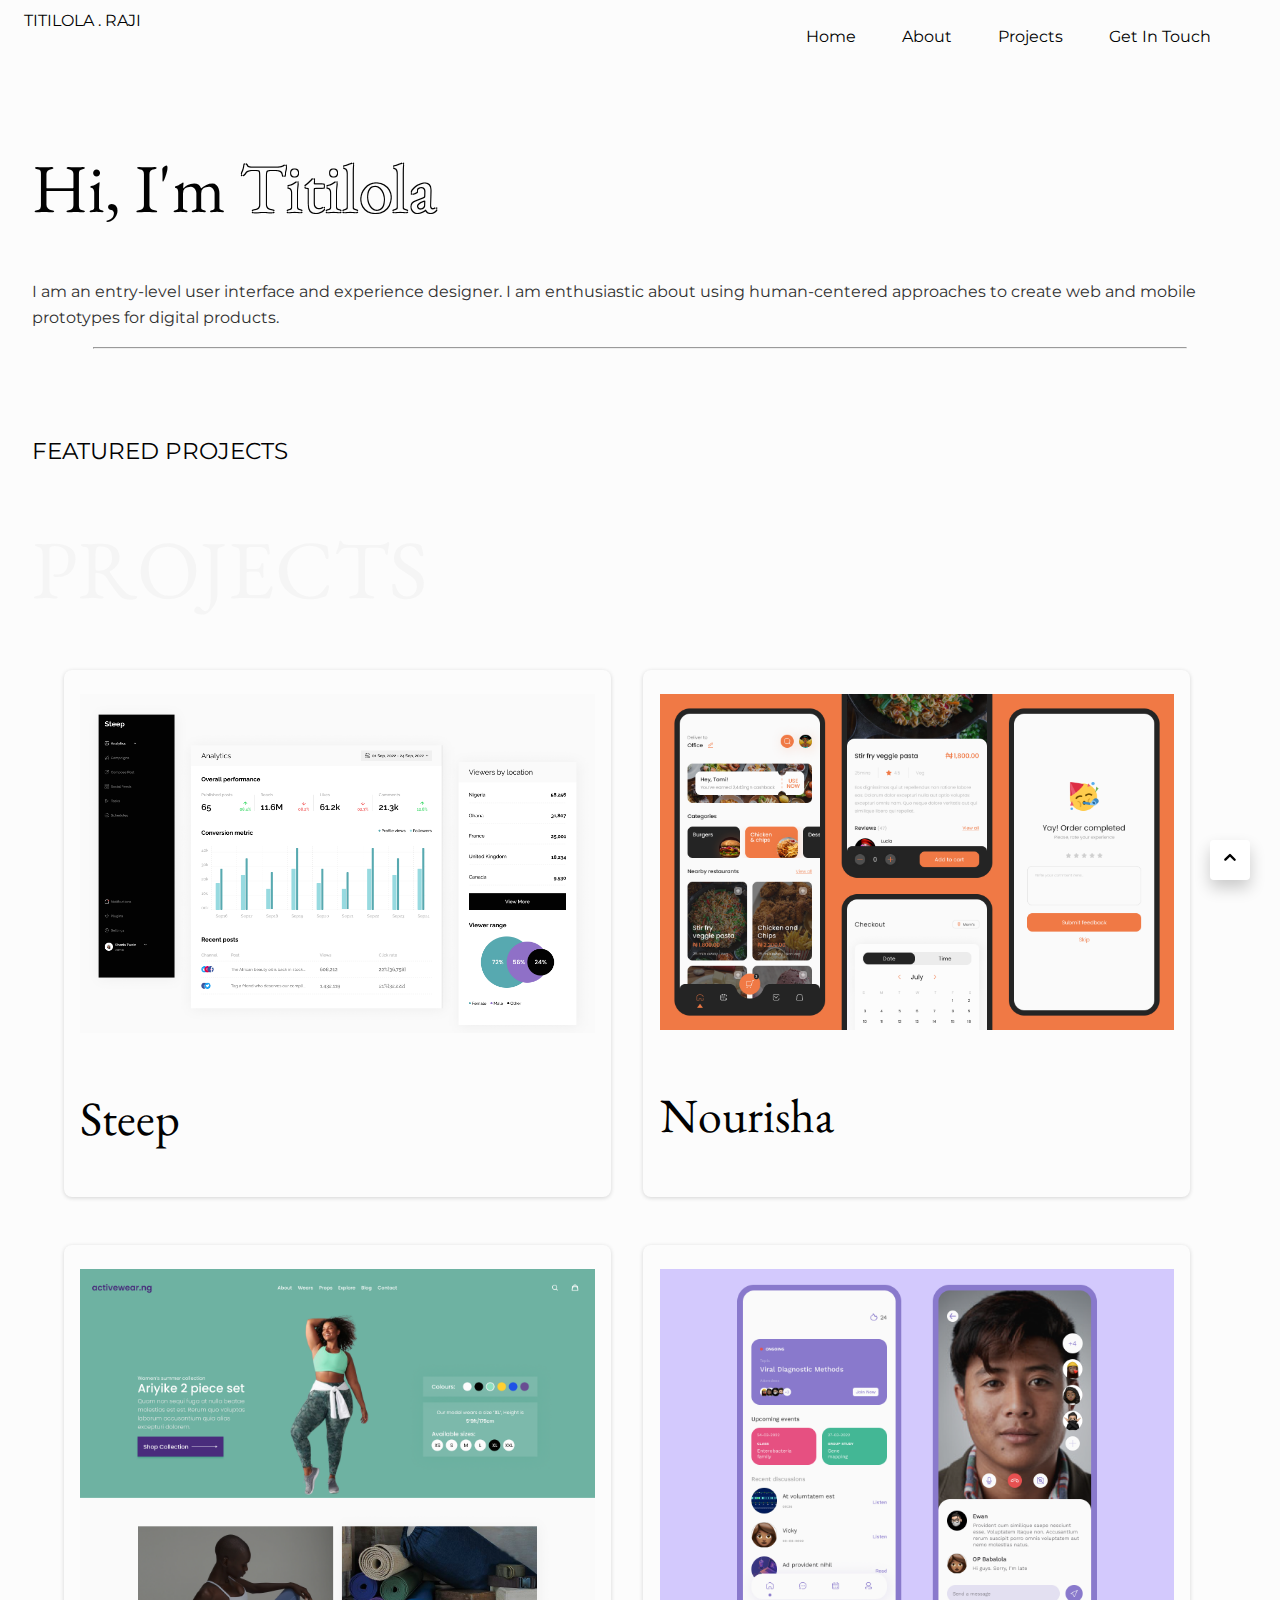
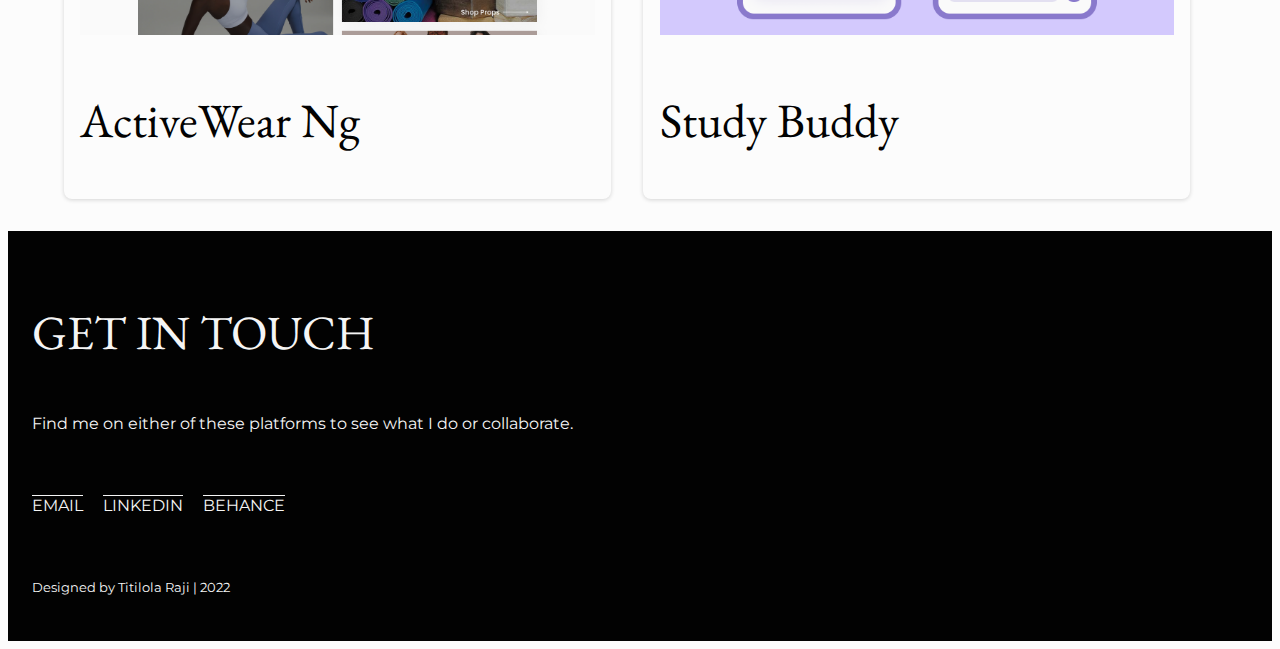
<file: index.html>
<!DOCTYPE html>
<html lang="en">
    <head>
        <meta charset="UTF-8">
        <meta name="viewport" content="width=device-width, initial-scale=1">
        <title>Homepage</title>
        <link rel="stylesheet" href="https://cdnjs.cloudflare.com/ajax/libs/font-awesome/4.7.0/css/font-awesome.min.css">
        <link href="https://fonts.googleapis.com/css2?family=EB+Garamond&display=swap" rel="stylesheet">
        <link href="https://fonts.googleapis.com/css2?family=Montserrat&display=swap" rel="stylesheet">
<link rel="stylesheet" href="style.css">
    </head>
      <body>
        <div class="gridcon">
            <div class="header">
              <nav>
                <div class="logo">TITILOLA . RAJI</div>
                <label for="btn" class="icon">
                    <span class="fa fa-bars"></span>
                </label>
                <input type="checkbox" id="btn">
                <ul>
                    <li><a href="index.html">Home</a></li>
                    <li><a href="about.html">About</a></li>
                    <li>
                        <label for="btn-1" class="show">Projects +</label>
                        <a href="">Projects</a>
                        <input type="checkbox" id="btn-1">
        
                        <ul>
                            <li><a href="steep.html" id="current">Steep</a></li>
                            <li><a href="nourisha.html">Nourisha</a></li>
                            <li><a href="activewearng.html">ActiveWear Ng</a></li>
                            <li><a href="studybuddy.html">Study Buddy</a></li>
                        </ul>
                    </li>
                    <li><a href="#contact">Get In Touch</a></li>
                </ul>
              </nav>  
            </div>

<button onclick="window.location.href='#top';"><img src="images/up-chevron.svg" alt="back to top icon"></button>

            <div class="title">
                <section>
                    <h1 class="easeOut"> Hi, I&apos;m <a href="about.html">Titilola</a></h1>
                        <p>I am an entry-level user interface and experience designer. I am enthusiastic about using human-centered approaches to create web and mobile prototypes for digital products.
                         </p>
                         <hr>
            </section>
            </div>

            <div class="main">
                <section>
                    <h6>FEATURED PROJECTS</h6>
                        <h1 class="maxi">PROJECTS</h1>

                       <div class="projectgrid">
                                <div class="steep">
                                    <img src="images/steep-display-dashboard.png" alt="project banner">
                                       <h3><a href="steep.html" target="_blank">Steep</a></h3>
                                </div>
                                <div class="nourisha">
                                    <img src="images/nourisha-project-banner.png" alt="project banner">
                                       <h3><a href="nourisha.html" target="_blank">Nourisha</a></h3>
                                </div>
                              </div>

                              <div class="projectgrid2">
                                <div class="steep">
                                    <img src="images/index-project-banner-activewear.png" alt="project banner">
                                       <h3><a href="activewearng.html" target="_blank">ActiveWear Ng</a></h3>
                                </div>
                                <div class="nourisha">
                                    <img src="images/index-project-study-buddy.png" alt="project banner">
                                       <h3><a href="studybuddy.html" target="_blank">Study Buddy</a></h3>
                                </div>
                              </div>
                    </section>
            </div>

            <div class="footer">
                <footer id="contact">
                    <h3>GET IN TOUCH</h3>
                        <p>Find me on either of these platforms to see what I do or collaborate.</p>
                        <div class="contact-info">
                        <a href="mailto:titiniolaraji@gmail.com">EMAIL</a>
                        <a href="https://www.linkedin.com/in/titilola-raji-a7628b23a/" target="_blank">LINKEDIN</a>
                        <a href="https://www.behance.net/titilolaraji1">BEHANCE</a>
                        </div>
                        <p><small>Designed by Titilola Raji | 2022</small></p>
            </footer>
            </div>
        </div>
      </body>
      </html>
</file>
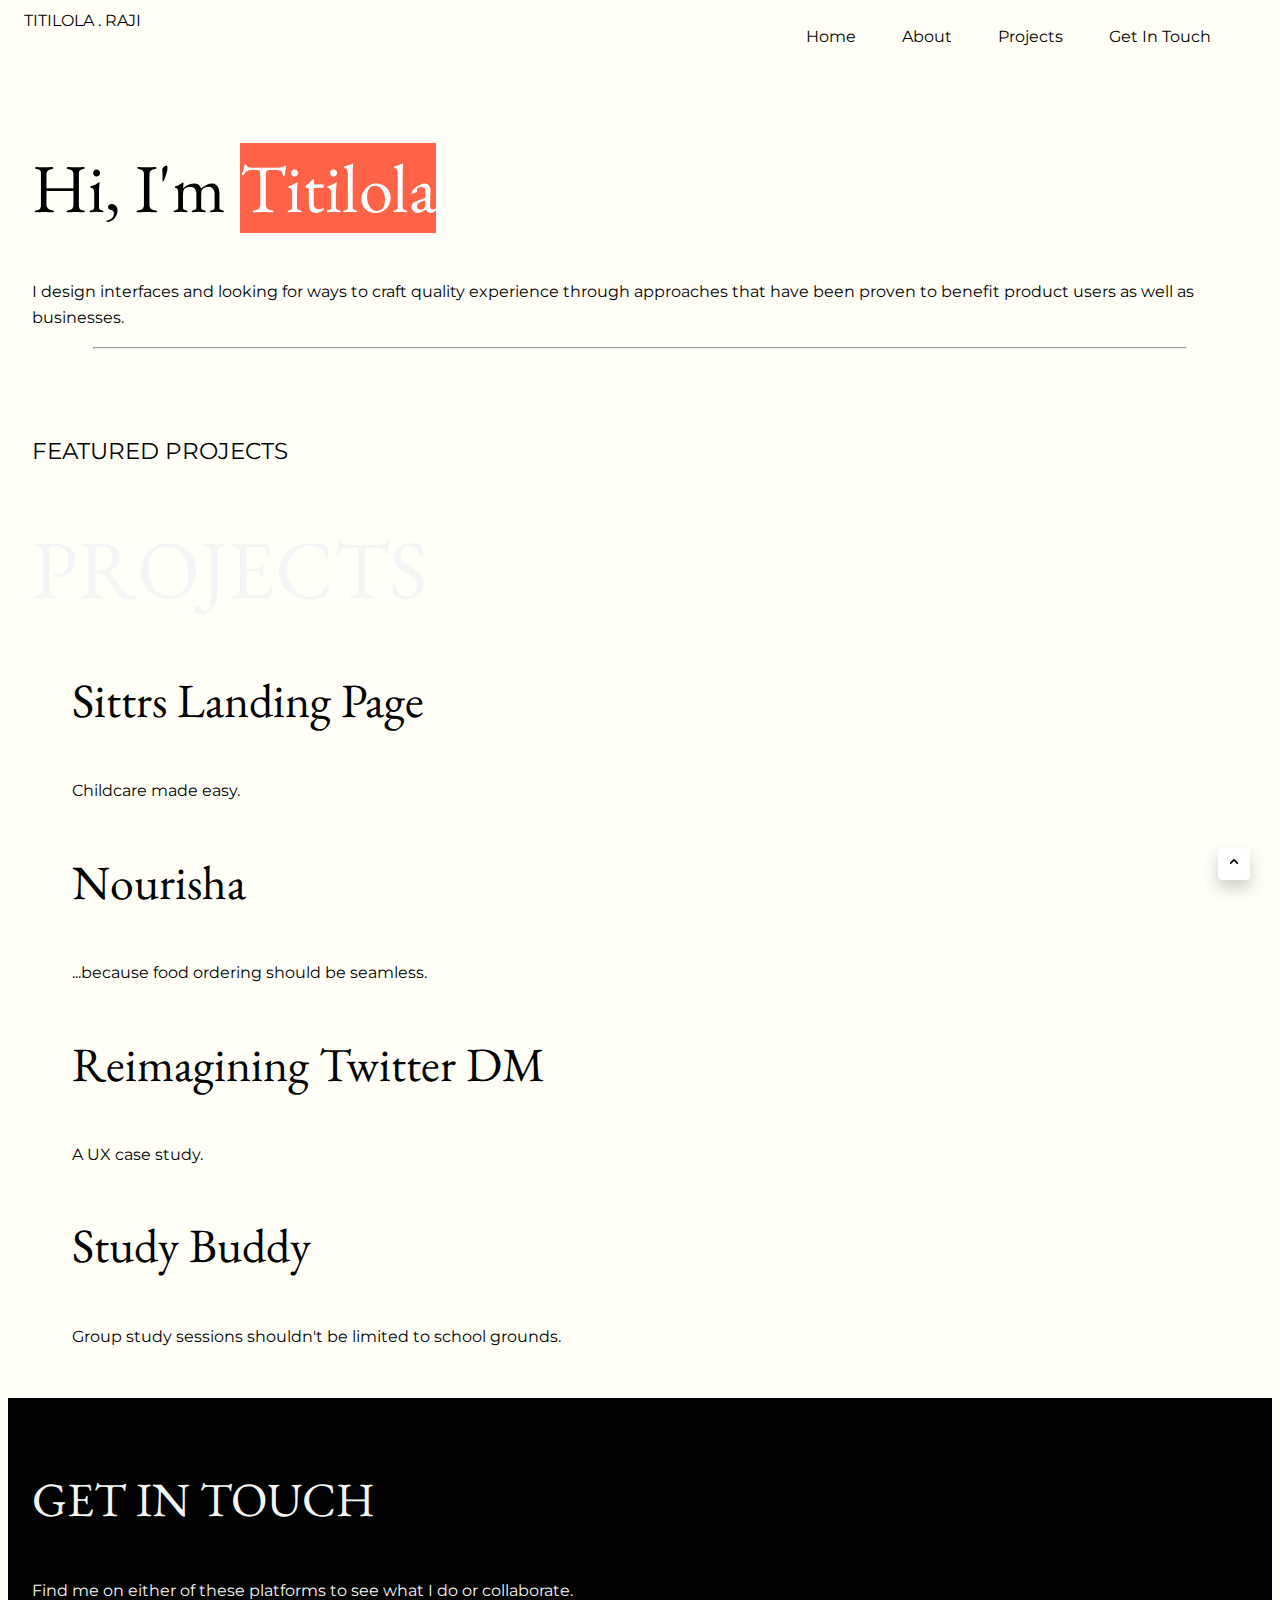
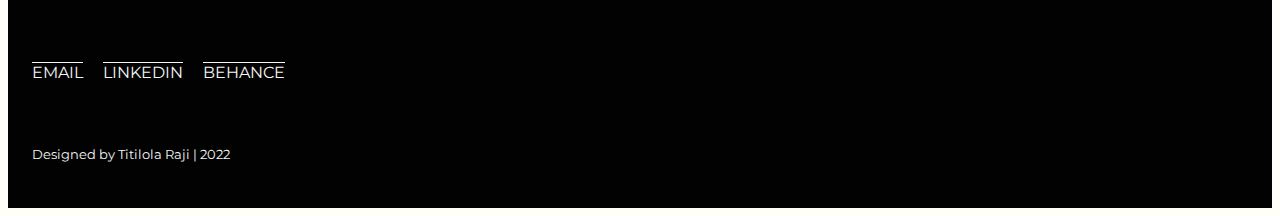
<file: GitHub/index.html>
<!DOCTYPE html>
<html lang="en">
    <head>
        <meta charset="UTF-8">
        <meta name="viewport" content="width=device-width, initial-scale=1.0">
        <title>Homepage</title>
        <link rel="stylesheet" href="style.css">
        <link href="https://fonts.googleapis.com/css2?family=EB+Garamond&display=swap" rel="stylesheet">
        <link href="https://fonts.googleapis.com/css2?family=Montserrat&display=swap" rel="stylesheet">
        <link rel="stylesheet" href="https://cdnjs.cloudflare.com/ajax/libs/font-awesome/4.7.0/css/font-awesome.min.css">
    </head>
    
    <body>
        <div class="gridcon">
            <div class="header">
                <nav>
                    <div class="logo">TITILOLA . RAJI</div>
                    <label for="btn" class="icon">
                        <span class="fa fa-bars"></span>
                    </label>
                    <input type="checkbox" id="btn">
                    <ul>
                        <li><a href="index.html">Home</a></li>
                        <li><a href="about.html">About</a></li>
                        <li>
                            <label for="btn-1" class="show">Projects +</label>
                            <a href="">Projects</a>
                            <input type="checkbox" id="btn-1">
            
                            <ul>
                                <li><a href="sittrs.html">Sittrs</a></li>
                                <li><a href="nourisha.html">Nourisha</a></li>
                                <li><a href="twitter-dm-re-design.html">Reimagining...</a></li>
                                <li><a href="studybuddy.html">Study Buddy</a></li>
                            </ul>
                        </li>
                        <li><a href="#contact">Get In Touch</a></li>
                    </ul>
                  </nav>  
            </div>
            
            <button onclick="window.location.href='#top';"><img src="images/up-chevron.svg" alt="back to top icon"></button>

            <div class="section">
                <section>
                        <h1 class="easeOut"> Hi, I&apos;m <a href="about.html">Titilola</a></h1>
                            <p>I design interfaces and looking for ways to craft quality experience through approaches that have been proven to benefit product users as well as businesses.
                             </p>
                             <hr>
                </section>
            </div>

            <div class="section2">

<!-- Featured projects -->

                <section>
                       <h6>FEATURED PROJECTS</h6>
                           <h1 class="maxi">PROJECTS</h1>

                                 <ul>
                                     <li>
                                        <h3><a href="sittrs.html" target="_blank">Sittrs Landing Page</a></h3>
                                            <p>Childcare made easy.</p>
                                     </li>

                                     <li>
                                        <h3><a href="nourisha.html" target="_blank">Nourisha</a></h3>
                                            <p>...because food ordering should be seamless.</p>
                                     </li>

                                     <li>
                                        <h3><a href="twitter-dm-re-design.html" target="_blank">Reimagining Twitter DM</a></h3>
                                            <p>A UX case study.</p>
                                     </li> 
                                     
                                     <li>
                                        <h3><a href="studybuddy.html" target="_blank">Study Buddy</a></h3>
                                        <p>Group study sessions shouldn't be limited to school grounds.</p>
                                     </li>
                                 </ul>
                </section>
           </div>

           <!-- Contact information-->

           <div class="footer">
               <footer id="contact">
                       <h3>GET IN TOUCH</h3>
                       <p>Find me on either of these platforms to see what I do or collaborate.</p>
                           <div class="contact-info">
                           <a href="mailto:titiniolaraji@gmail.com">EMAIL</a>
                           <a href="https://www.linkedin.com/in/titilola-raji-a7628b23a/" target="_blank">LINKEDIN</a>
                           <a href="https://www.behance.net/titilolaraji1">BEHANCE</a>
                           </div>
                           <p><small>Designed by Titilola Raji | 2022</small></p>
               </footer>
           </div>

        </div>
    </body>
</html>
</file>
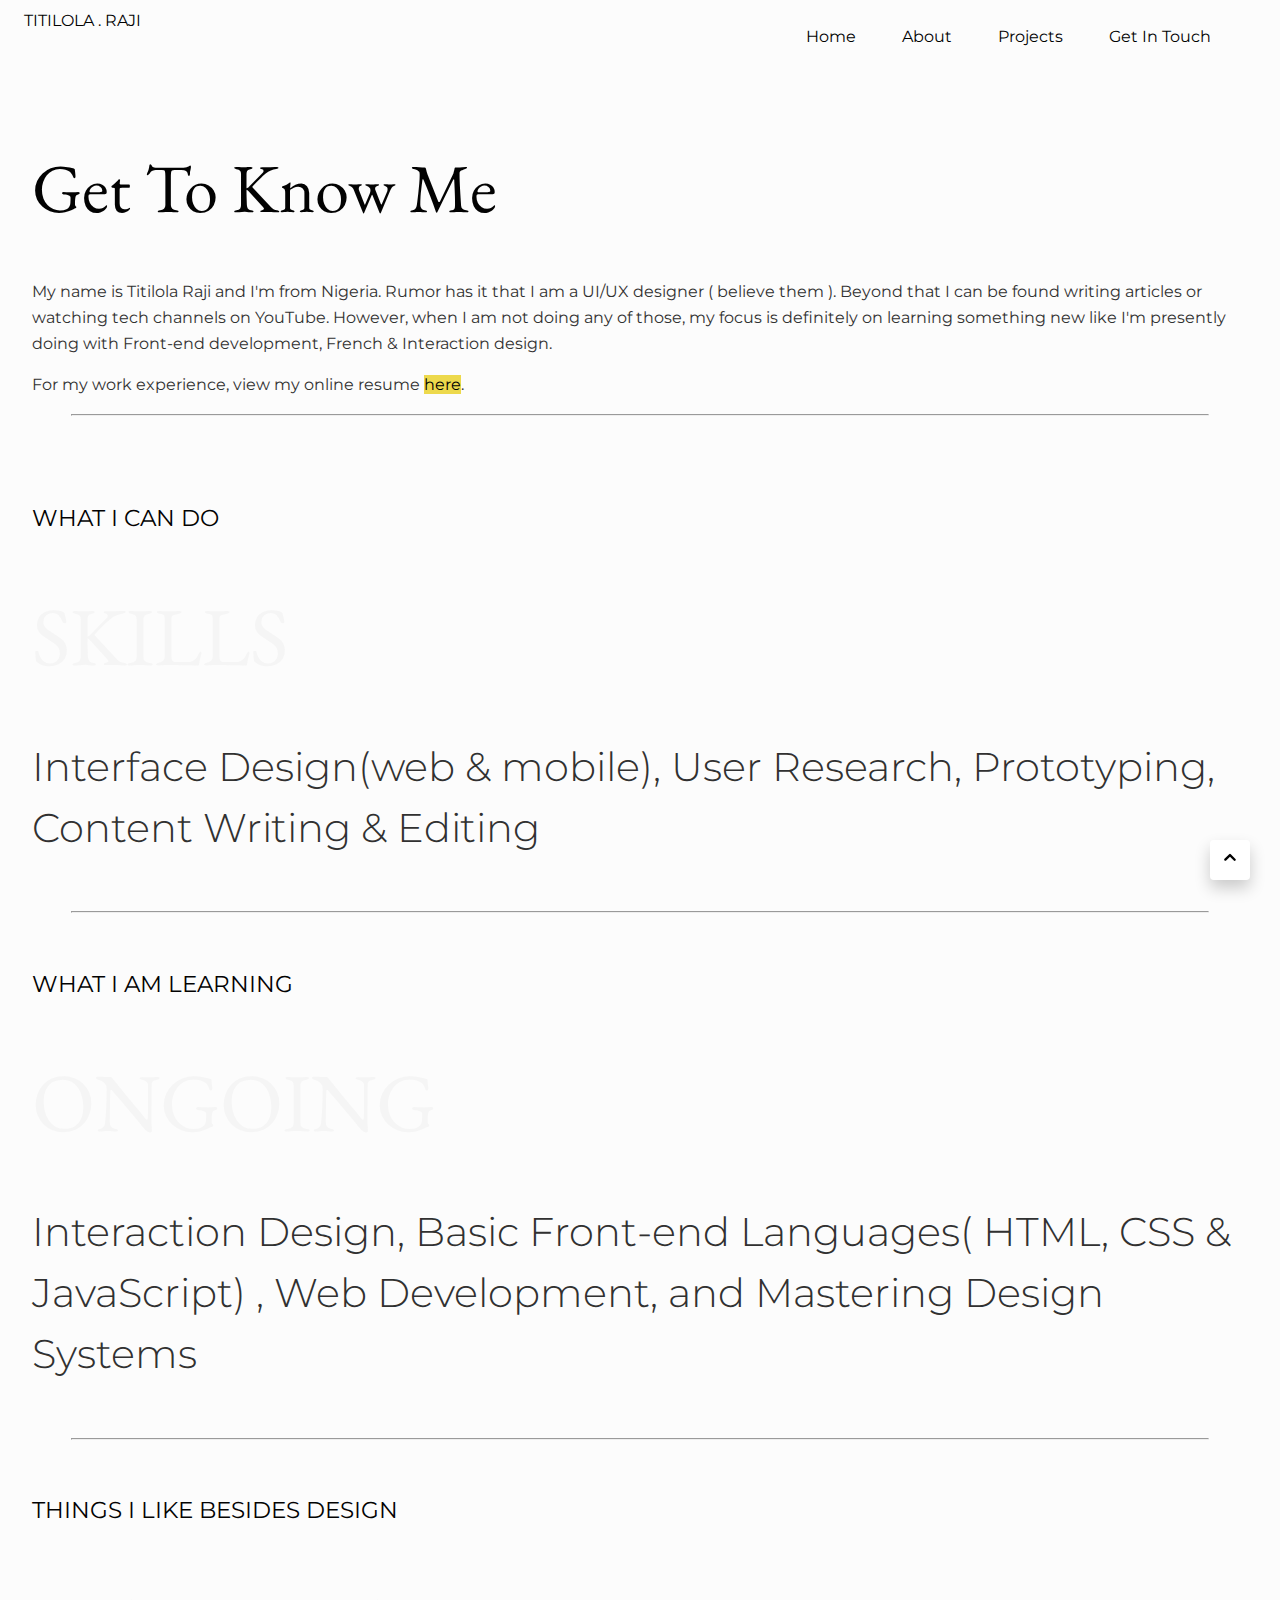
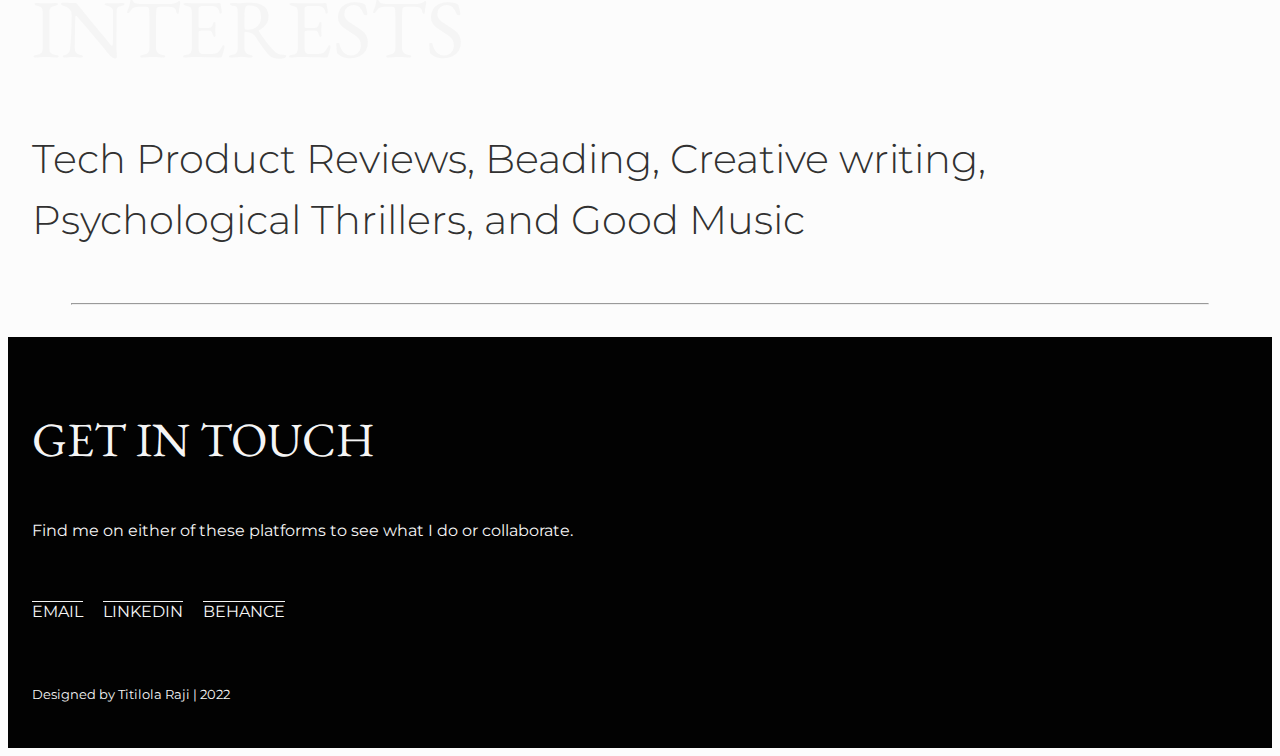
<file: about.html>
<!DOCTYPE html>
<html lang="en">
    <head>
        <meta charset="UTF-8">
        <meta name="viewport" content="width=device-width, initial-scale=1.0">
        <title>About</title>
        <link rel="stylesheet" href="https://cdnjs.cloudflare.com/ajax/libs/font-awesome/4.7.0/css/font-awesome.min.css">
        <link href="https://fonts.googleapis.com/css2?family=EB+Garamond&display=swap" rel="stylesheet">
        <link href="https://fonts.googleapis.com/css2?family=Montserrat&display=swap" rel="stylesheet">
    <link rel="stylesheet" href="style.css">
    </head>

    <body>
        <div class="gridcon">
            <div class="header">
                <nav>
                    <div class="logo">TITILOLA . RAJI</div>
                    <label for="btn" class="icon">
                        <span class="fa fa-bars"></span>
                    </label>
                    <input type="checkbox" id="btn">
                    <ul>
                        <li><a href="index.html">Home</a></li>
                        <li><a href="about.html">About</a></li>
                        <li>
                            <label for="btn-1" class="show">Projects +</label>
                            <a href="">Projects</a>
                            <input type="checkbox" id="btn-1">
            
                            <ul>
                                <li><a href="steep.html" id="current">Steep</a></li>
                            <li><a href="nourisha.html">Nourisha</a></li>
                            <li><a href="activewearng.html">ActiveWear Ng</a></li>
                            <li><a href="studybuddy.html">Study Buddy</a></li>
                            </ul>
                        </li>
                        <li><a href="#contact">Get In Touch</a></li>
                    </ul>
                  </nav>  
            </div>

<button onclick="window.location.href='#top';"><img src="images/up-chevron.svg" alt="back to top icon"></button>

            <div class="title">
                <section>
<h1 class="easeOut">Get To Know Me</h1>
<p>My name is Titilola Raji and I'm from Nigeria. Rumor has it that I am a UI/UX designer ( believe them ). Beyond that I can be found writing articles or watching tech channels on YouTube. However, when I am not doing any of those, my focus is definitely on learning something new like I'm presently doing with Front-end development, French & Interaction design.</p>
<p>For my work experience, view my online resume <a href="https://docs.google.com/document/d/1hhji1ythhwmF5MKLxYEZfUy33VzWmAxS-Se8YaCiu8w/edit?usp=sharing" target="_blank">here</a>.</p>
</section>
<hr>
            </div>
            
            <div class="main">

<!-- Skills -->

                <section>
                    <h6>WHAT I CAN DO</h6>
                    <h1 class="maxi">SKILLS</h1>
                    <h4>Interface Design(web &amp; mobile), User Research, Prototyping, Content Writing &amp; Editing</h4>
                    </section>
                    <hr>

<!-- Work in progress -->

                    <section>
                        <h6>WHAT I AM LEARNING</h6>
                        <h1 class="maxi">ONGOING</h1>
                        <h4>Interaction Design, Basic Front-end Languages( HTML, CSS &amp; JavaScript) , Web Development, and Mastering Design Systems</h4>
                        </section>
                        <hr>

<!-- Interests -->

                        <section>
                            <h6>THINGS I LIKE BESIDES DESIGN</h6>
                            <h1 class="maxi">INTERESTS</h1>
                            <h4>Tech Product Reviews, Beading, Creative writing, Psychological Thrillers, and Good Music</h4>
                            </section>
                            <hr>
                            
            </div>

<!-- Contact information -->

            <div class="footer">
<footer id="contact">
                       <h3>GET IN TOUCH</h3>
                       <p>Find me on either of these platforms to see what I do or collaborate.</p>
                           <div class="contact-info">
                           <a href="mailto:titiniolaraji@gmail.com">EMAIL</a>
                           <a href="https://www.linkedin.com/in/titilola-raji-a7628b23a/" target="_blank">LINKEDIN</a>
                           <a href="https://www.behance.net/titilolaraji1">BEHANCE</a>
                           </div>
                           <p><small>Designed by Titilola Raji | 2022</small></p>
               </footer>
           </div>
        </div>
    </body>
    </html>
</file>
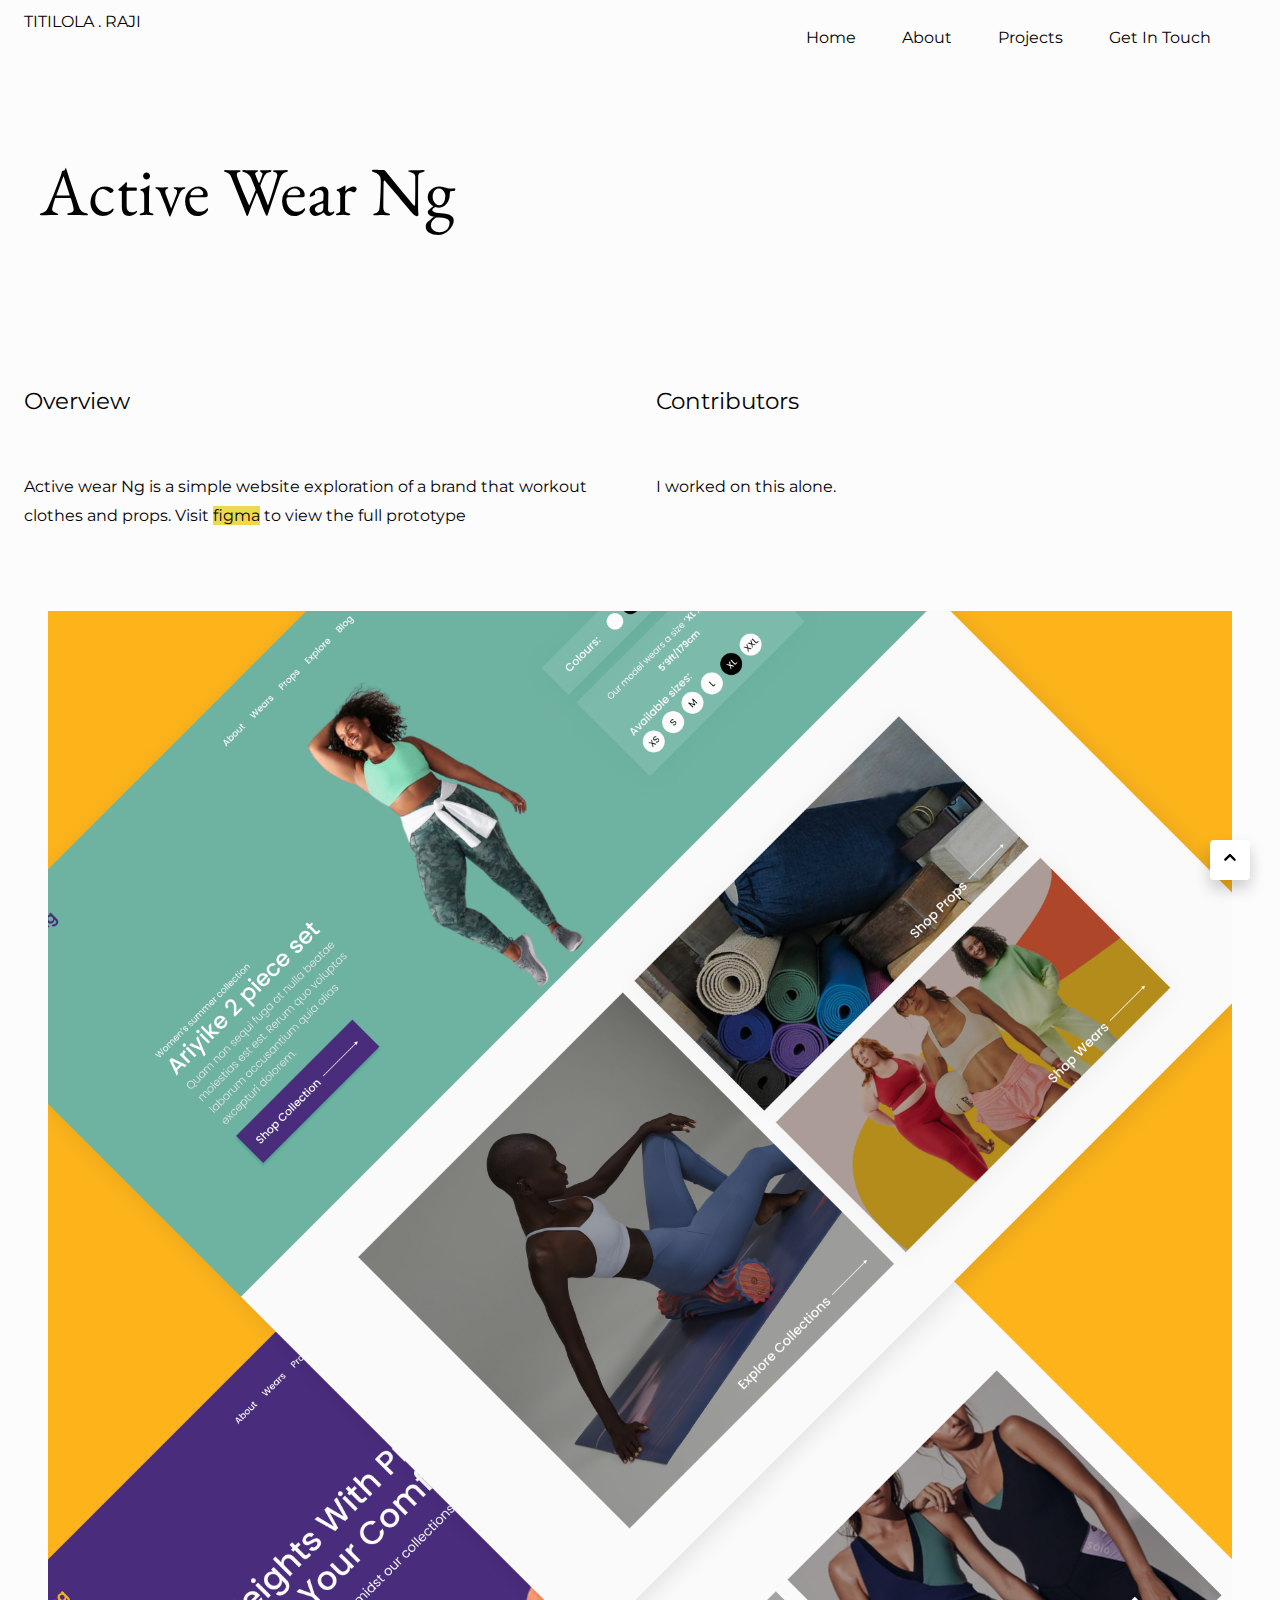
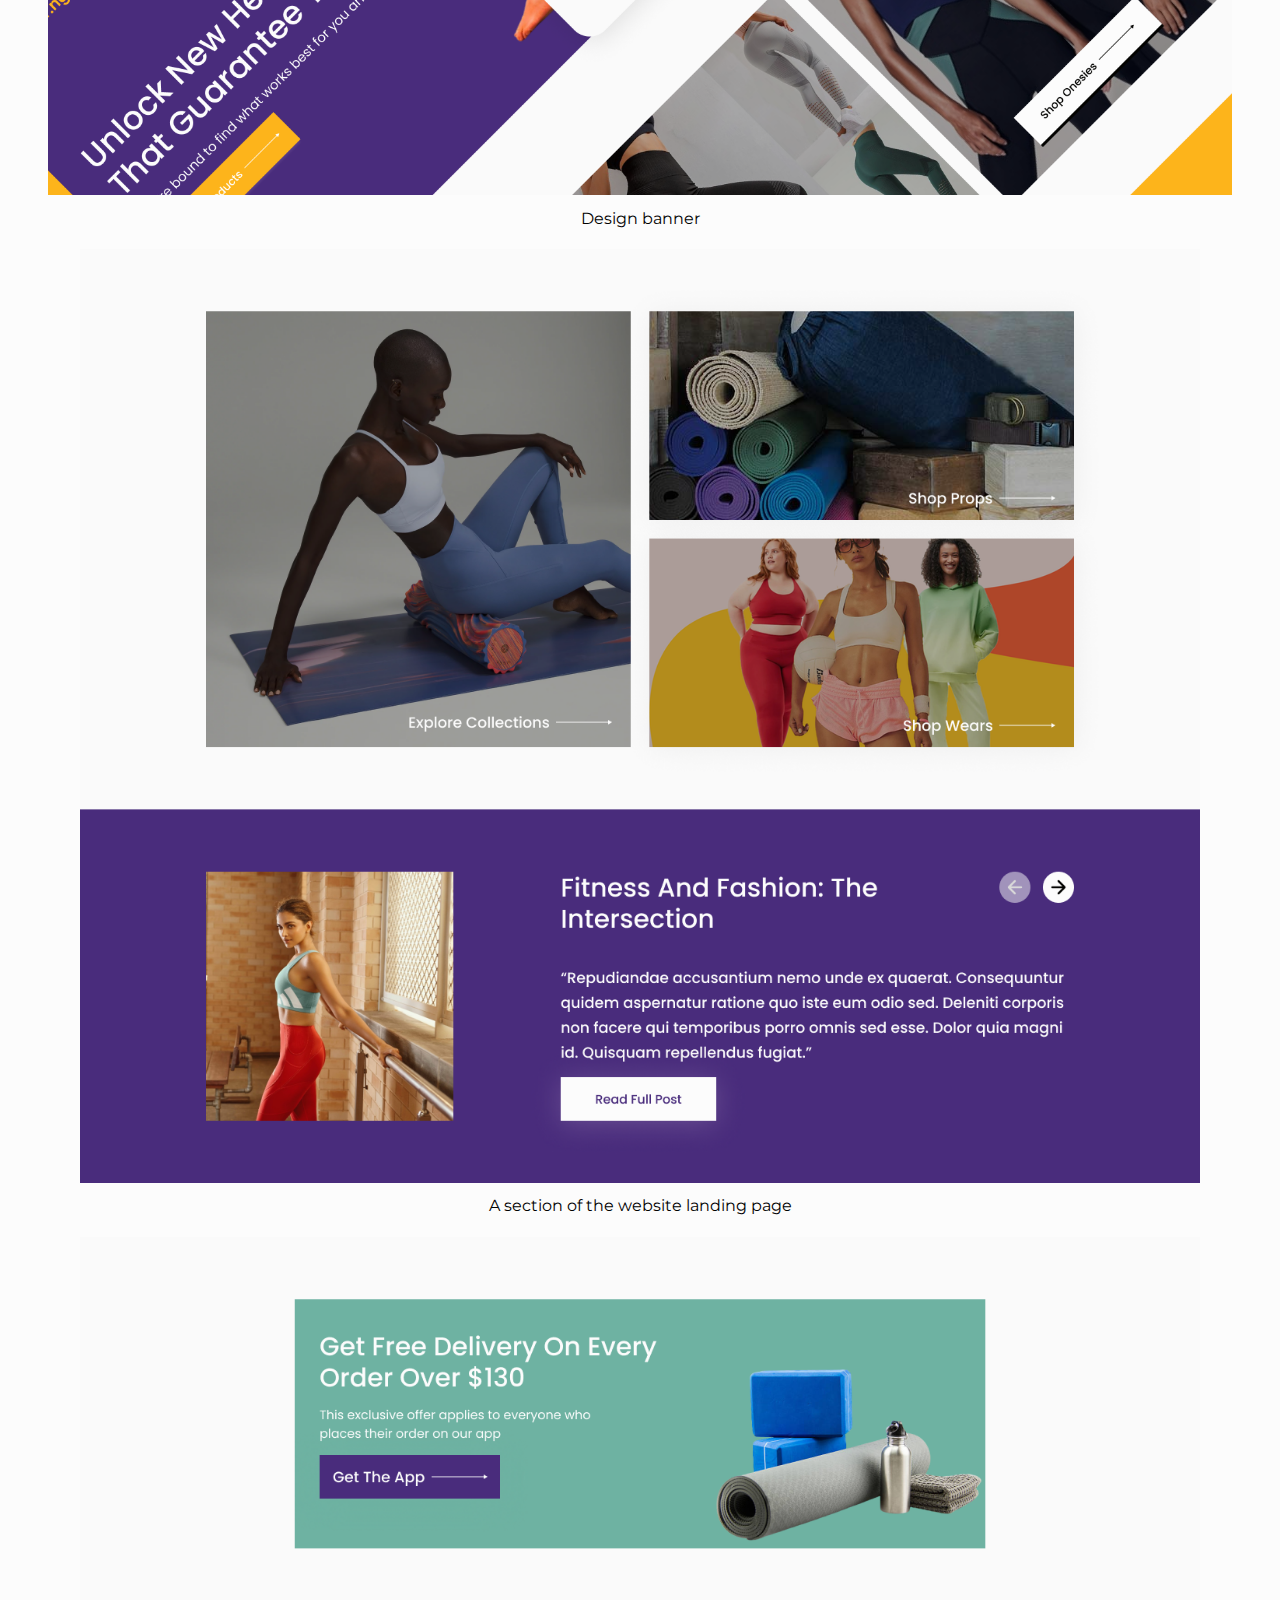
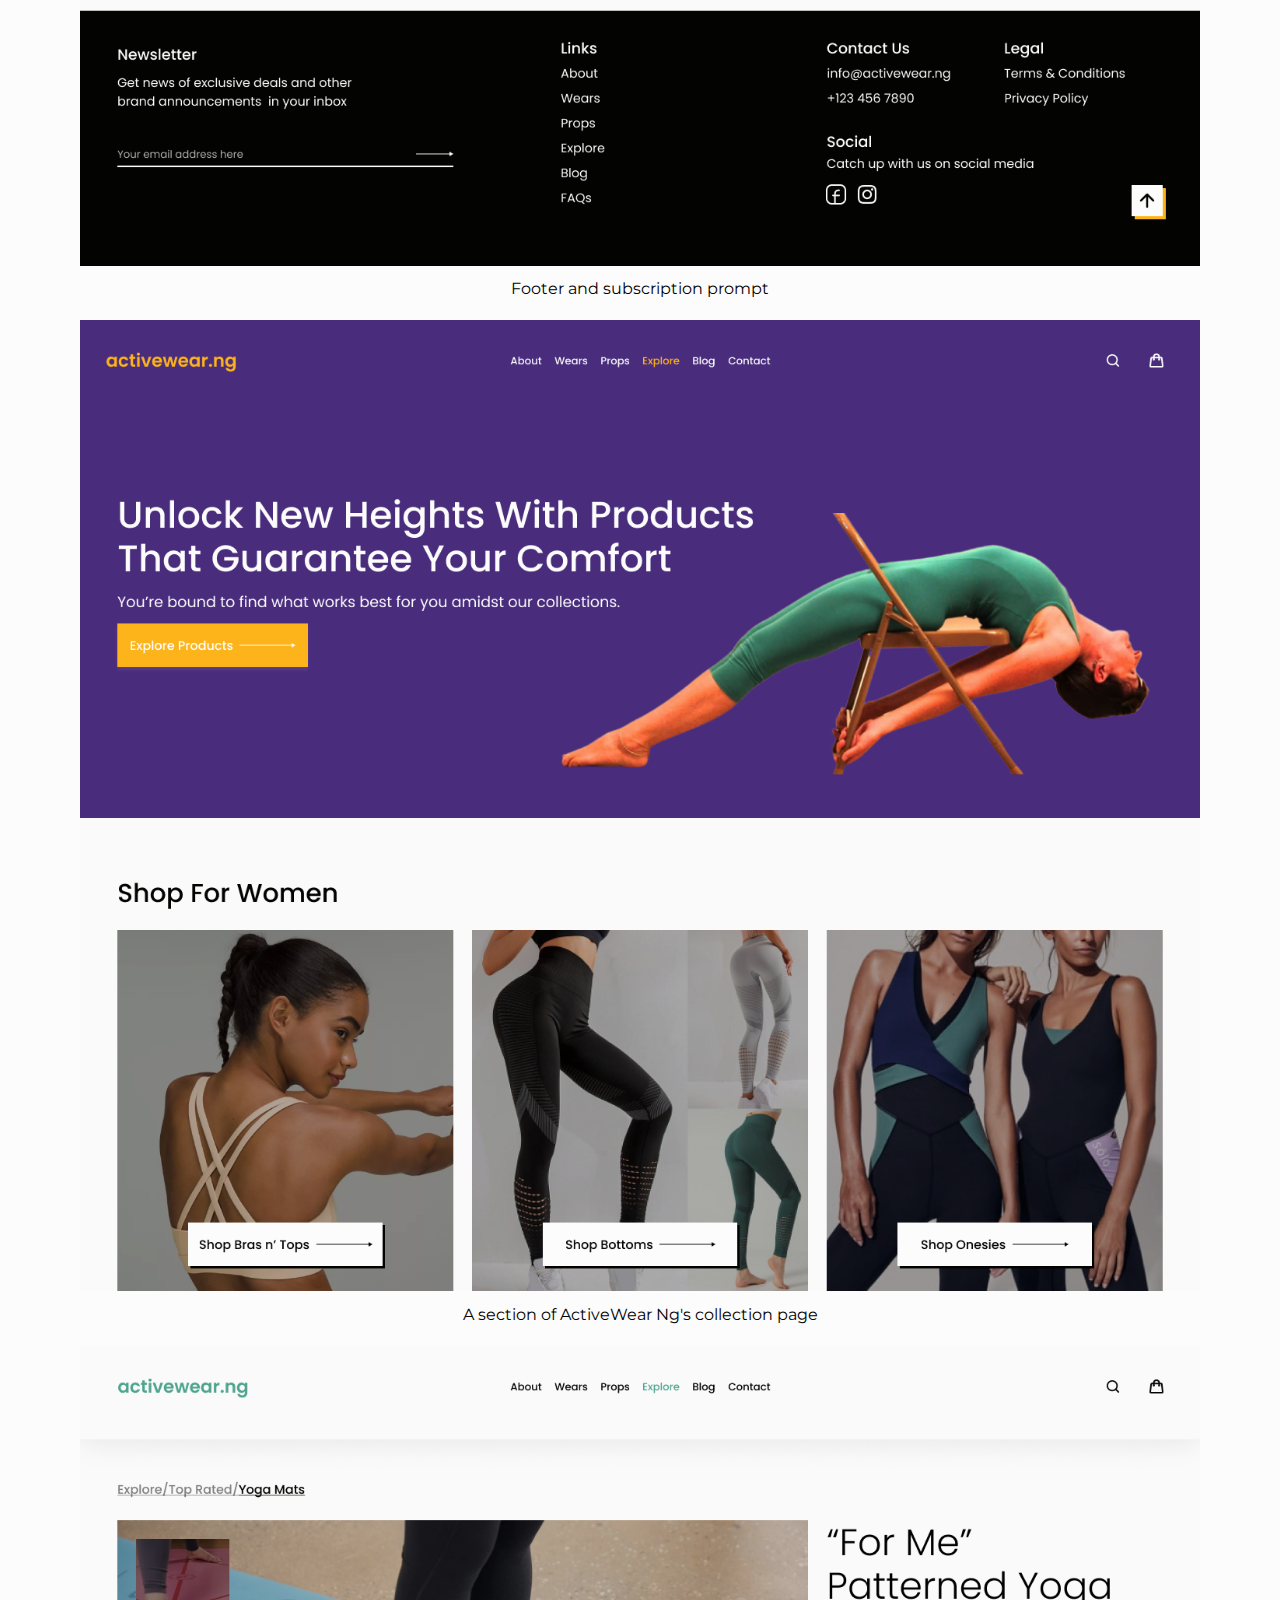
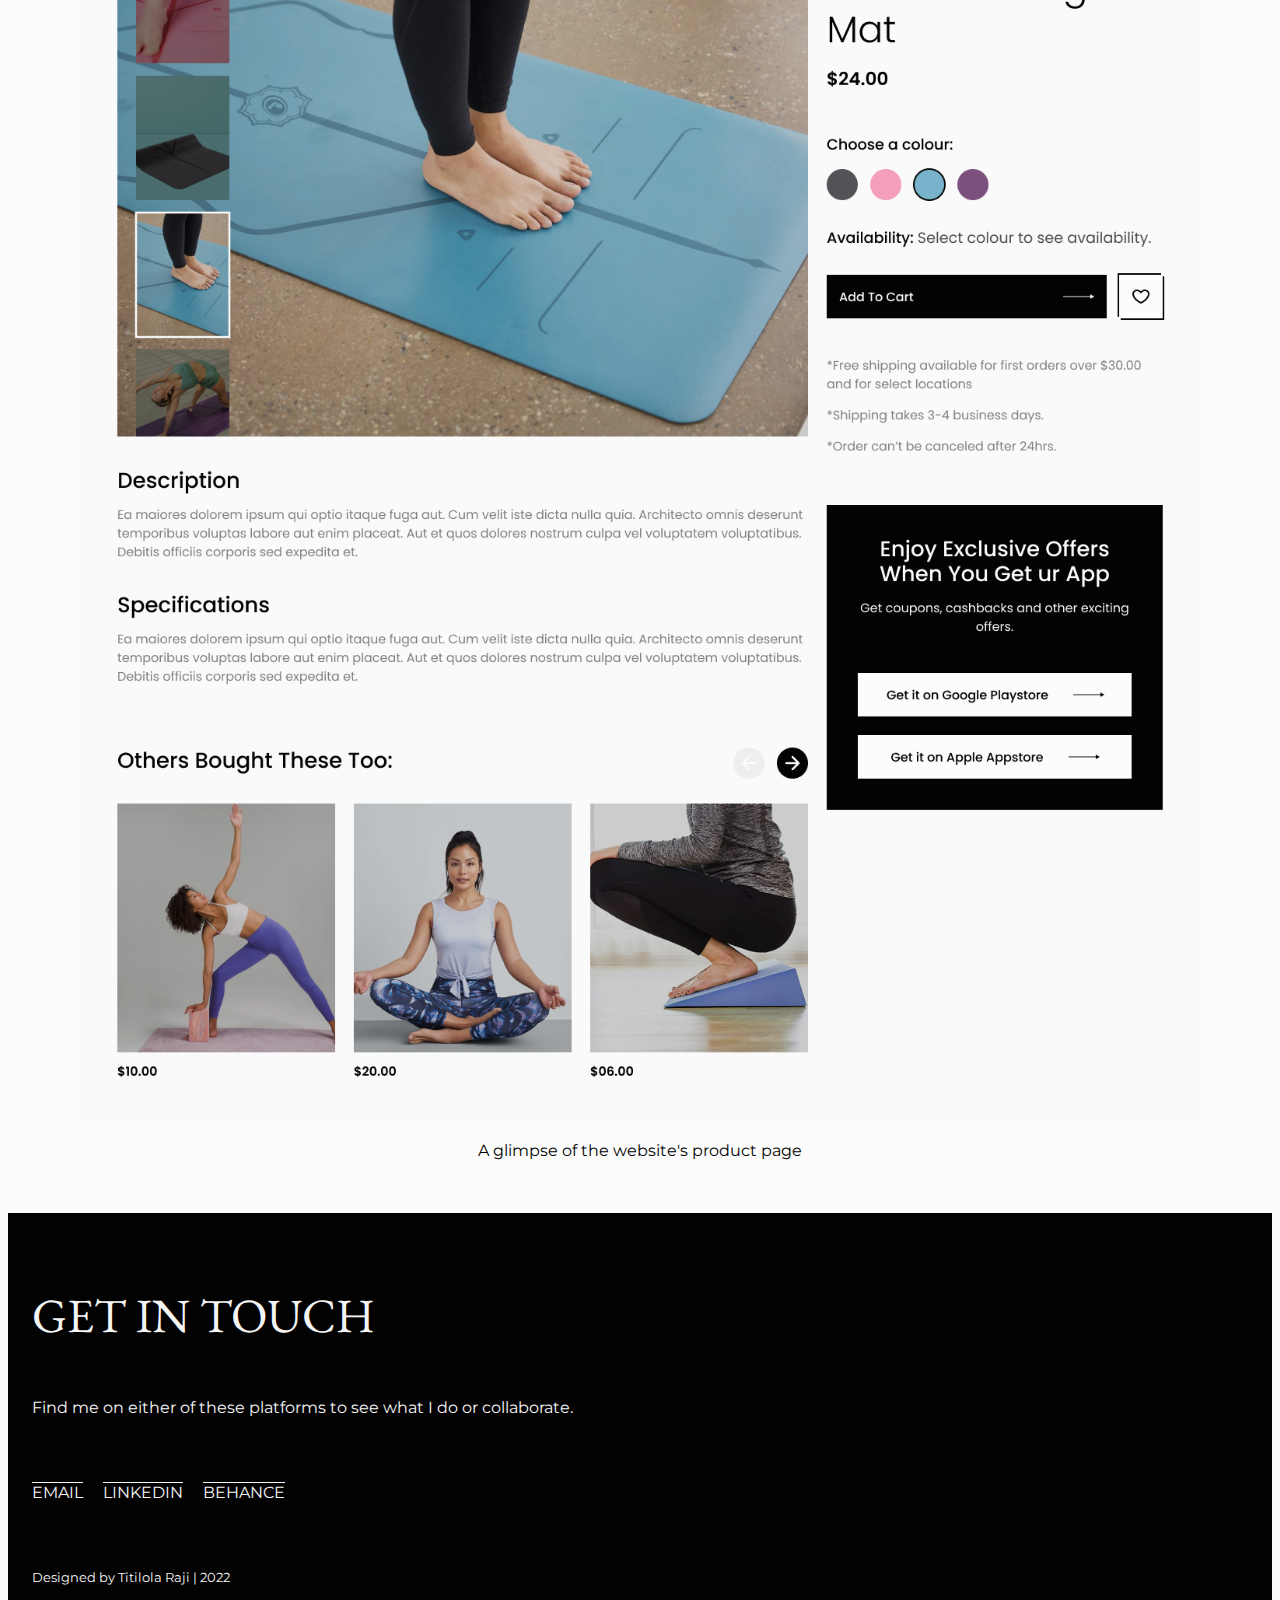
<file: activewearng.html>
<!DOCTYPE html>
<html lang="en">
    <head>
        <meta charset="UTF-8">
        <meta name="viewport" content="width=device-width, initial-scale=1.0">
        <title>Projects | Active Wear Ng</title>
        <link href="https://fonts.googleapis.com/css2?family=EB+Garamond&display=swap" rel="stylesheet">
        <link href="https://fonts.googleapis.com/css2?family=Montserrat&display=swap" rel="stylesheet">
<link rel="stylesheet" href="project.css">
      </head>
      <body>
        <div class="gridcon">
            <div class="header">
              <nav>
                <div class="logo">TITILOLA . RAJI</div>
                <label for="btn" class="icon">
                    <span class="fa fa-bars"></span>
                </label>
                <input type="checkbox" id="btn">
                <ul>
                    <li><a href="index.html">Home</a></li>
                    <li><a href="about.html">About</a></li>
                    <li>
                        <label for="btn-1" class="show">Projects +</label>
                        <a href="">Projects</a>
                        <input type="checkbox" id="btn-1">
        
                        <ul>
                            <li><a href="steep.html">Steep</a></li>
                            <li><a href="nourisha.html">Nourisha</a></li>
                            <li><a href="activewearng.html">ActiveWear Ng</a></li>
                            <li><a href="studybuddy.html">Study Buddy</a></li>
                        </ul>
                    </li>
                    <li><a href="#contact">Get In Touch</a></li>
                </ul>
              </nav>  
            </div>

<button onclick="window.location.href='#top';"><img src="images/up-chevron.svg" alt="back to top icon"></button>
            
            <div class="title">
                  <section>
                <h1 class="easeOut">Active Wear Ng</h1>
                  </section>
            </div>
            
            <div class="menu">
                
<h6>Overview</h6>
<p>Active wear Ng is a simple website exploration of a brand that workout clothes and props. Visit <a href="https://www.figma.com/proto/1qoz9WFC1FBfcI158wkKbv/Activewear.ng?node-id=0%3A1&scaling=min-zoom&page-id=0%3A1&starting-point-node-id=1%3A2" target="_blank">figma</a> to view the full prototype</p>
</div>

            <div class="aside">
                <h6>Contributors</h6>
                <p>I worked on this alone.</p>
            </div>

            <div class="main">
                    <figure>
                        <img src="images/activewearng-banner.png" alt="An image of the design&apos;s banner">
                        <figcaption>Design banner</figcaption>
                    </figure> 
                    <article>
                      <figure>
                        <img src="images/activewear-homepage-section.png" alt="This image contains a section of the website homepage that links to different product collections and the site blog">
                        <figcaption>A section of the website landing page</figcaption>
                    </figure>

                    <figure>
                      <img src="images/activewear-subscription-prompt.png" alt="This image contains the footer and a section of the landing page that prompts visitors to subscribe">
                      <figcaption>Footer and subscription prompt</figcaption>
                  </figure>

                  <figure>
                    <img src="images/activewear-collections-page.png" alt="This image is from part of the collections page template. It shows different categories of women&apos;s wear">
                    <figcaption>A section of ActiveWear Ng&apos;s collection page</figcaption>
                </figure>

                <figure>
                  <img src="images/activewear.product-page.png" alt="This image is of the website&apos;s product page. Here, the product can be seen in all available colours along with other product details. There is also a prompt to get the brand&apos;s application">
                  <figcaption>A glimpse of the website&apos;s product page</figcaption>
              </figure>
                    </article>
            </div>

            <div class="footer">
                <footer id="contact">
                    <h3>GET IN TOUCH</h3>
                        <p>Find me on either of these platforms to see what I do or collaborate.</p>
                        <div class="contact-info">
                        <a href="mailto:titiniolaraji@gmail.com">EMAIL</a>
                        <a href="https://www.linkedin.com/in/titilola-raji-a7628b23a/" target="_blank">LINKEDIN</a>
                        <a href="https://www.behance.net/titilolaraji1">BEHANCE</a>
                        </div>
                        <p><small>Designed by Titilola Raji | 2022</small></p>
            </footer>
            </div>
        </div>
      </body>
      </html>
</file>
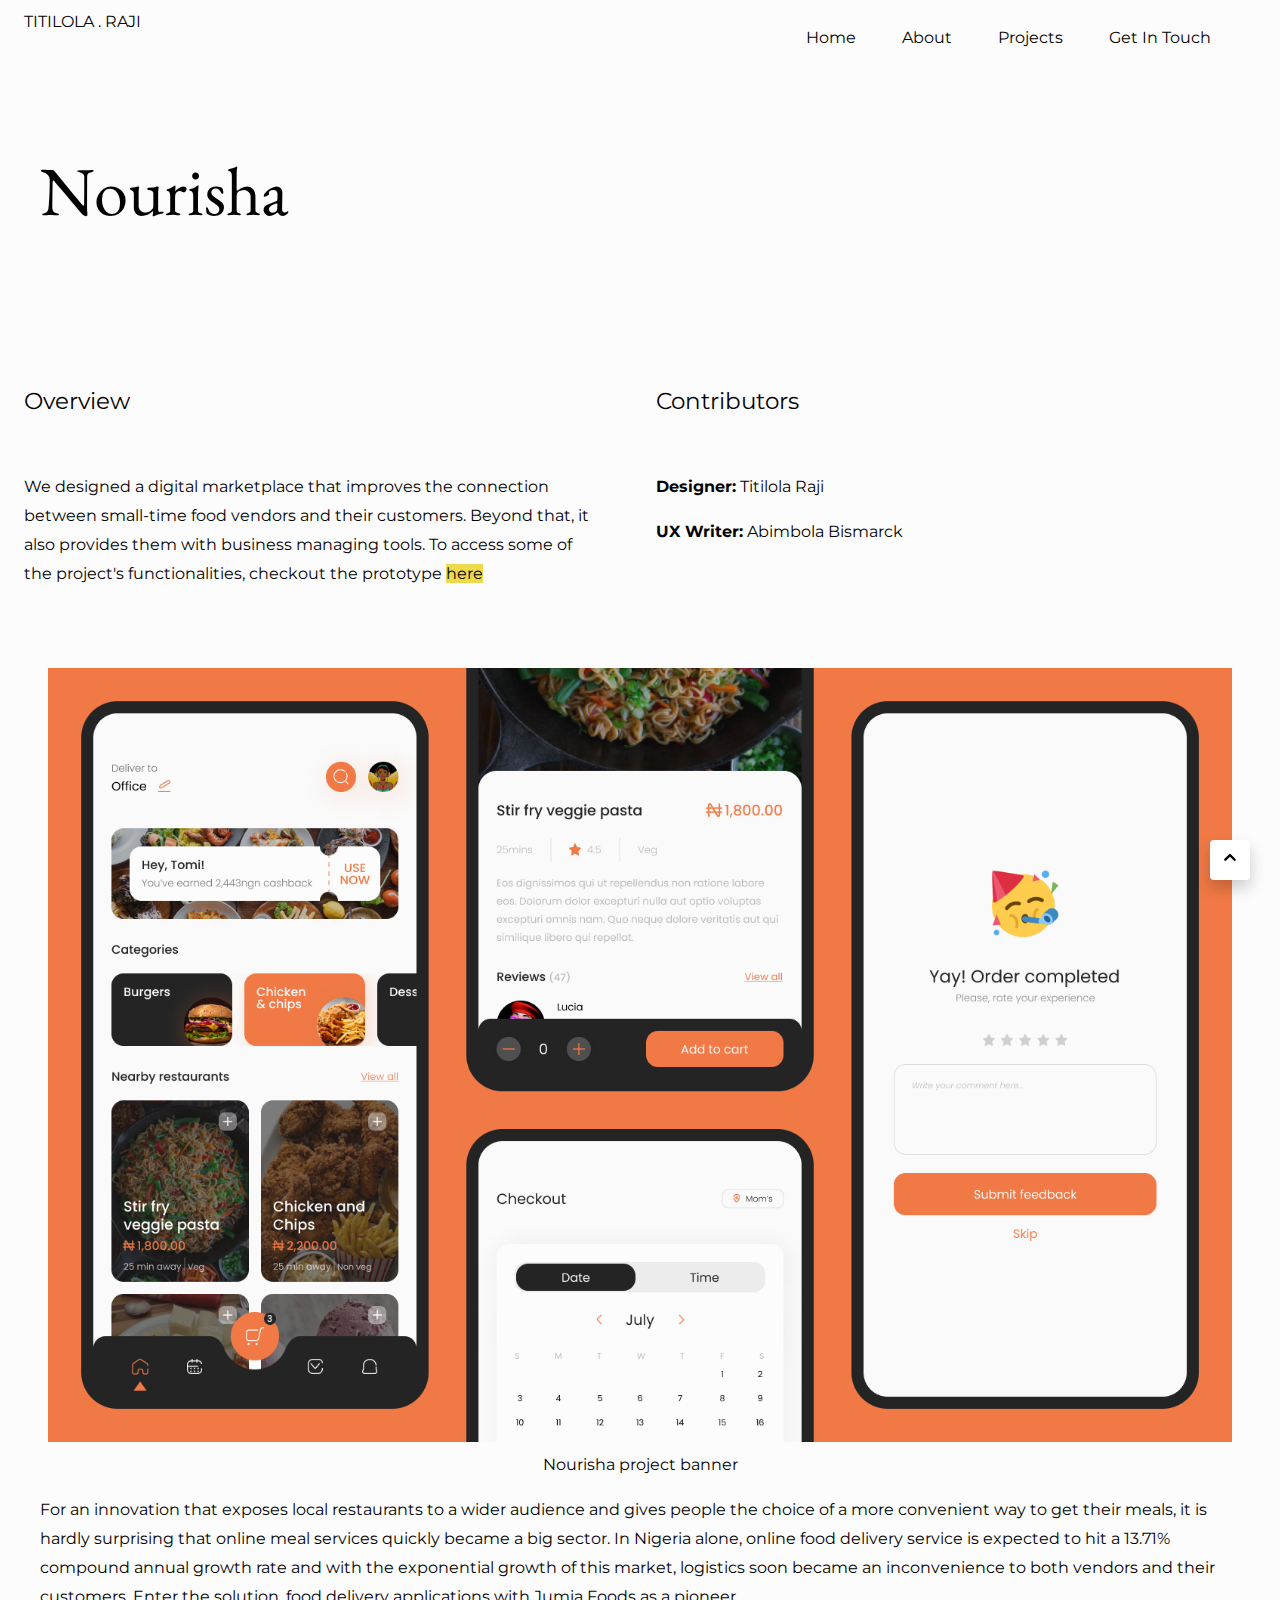
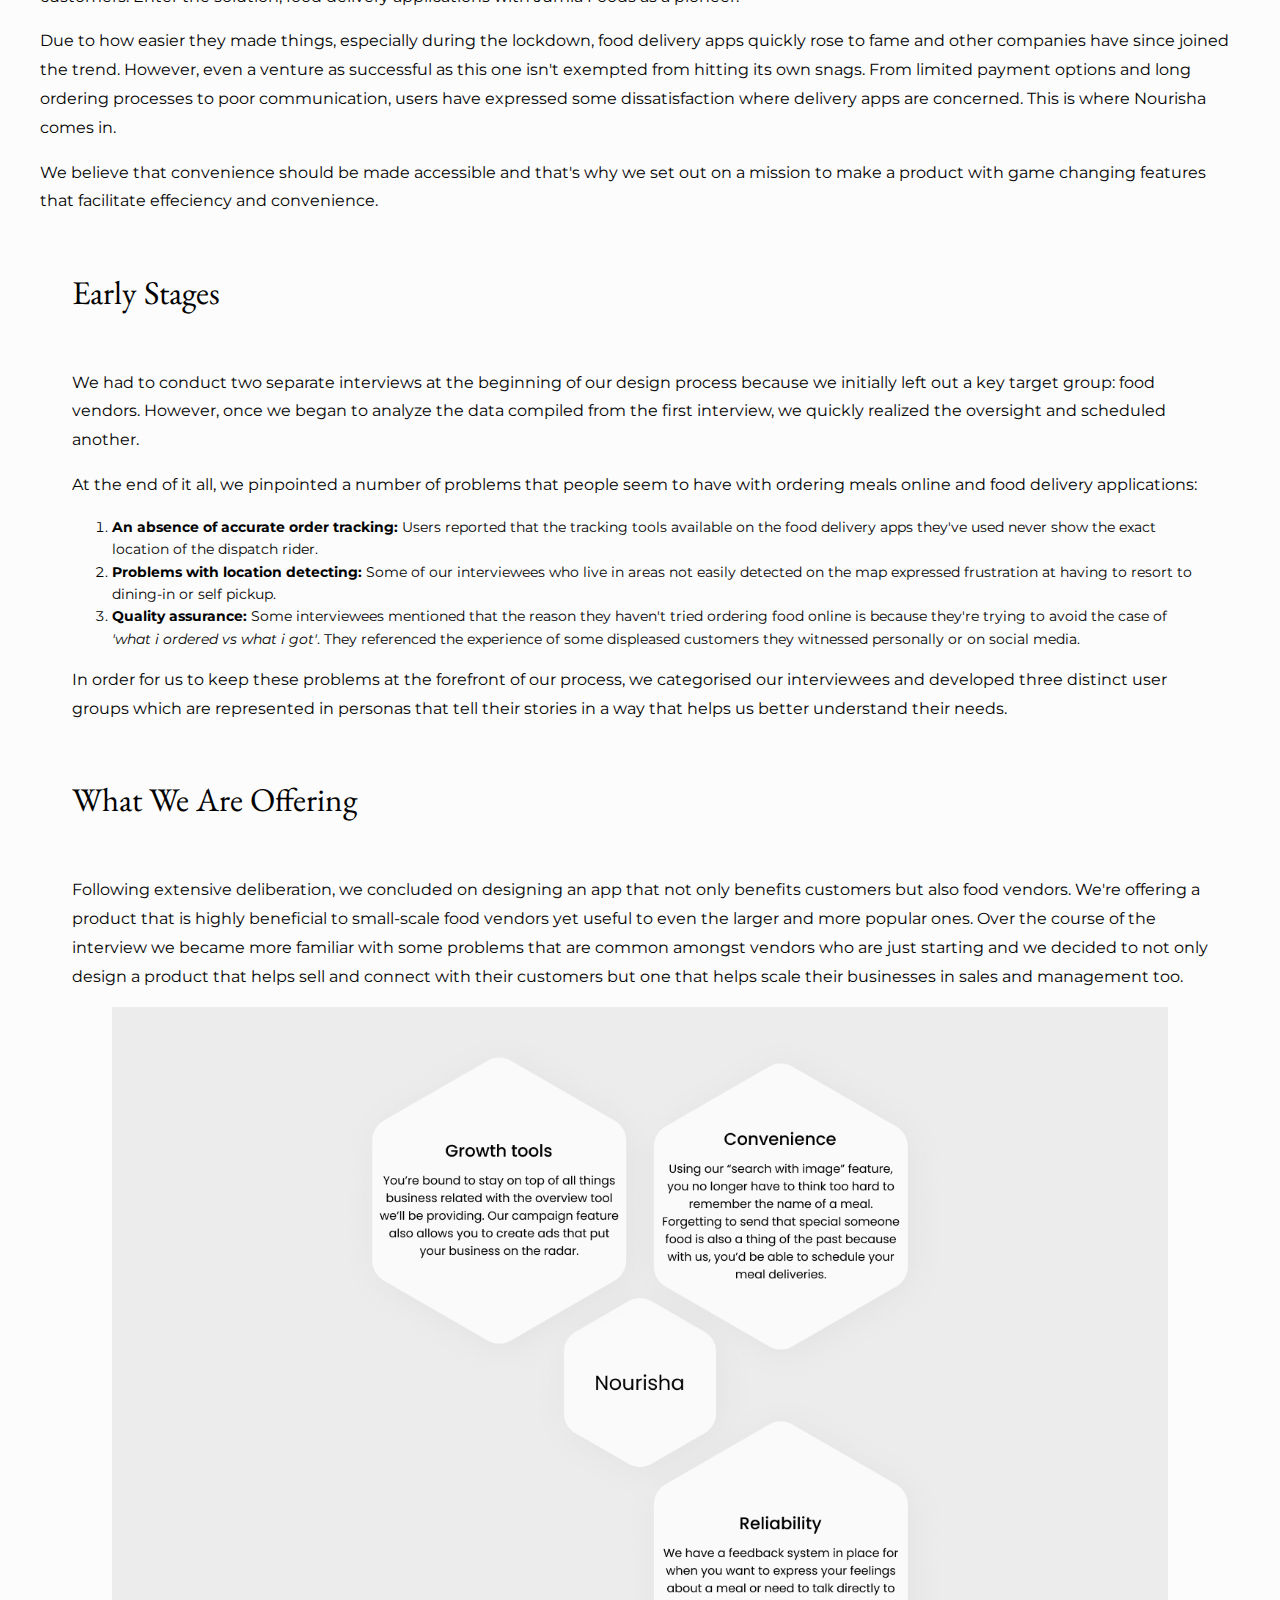
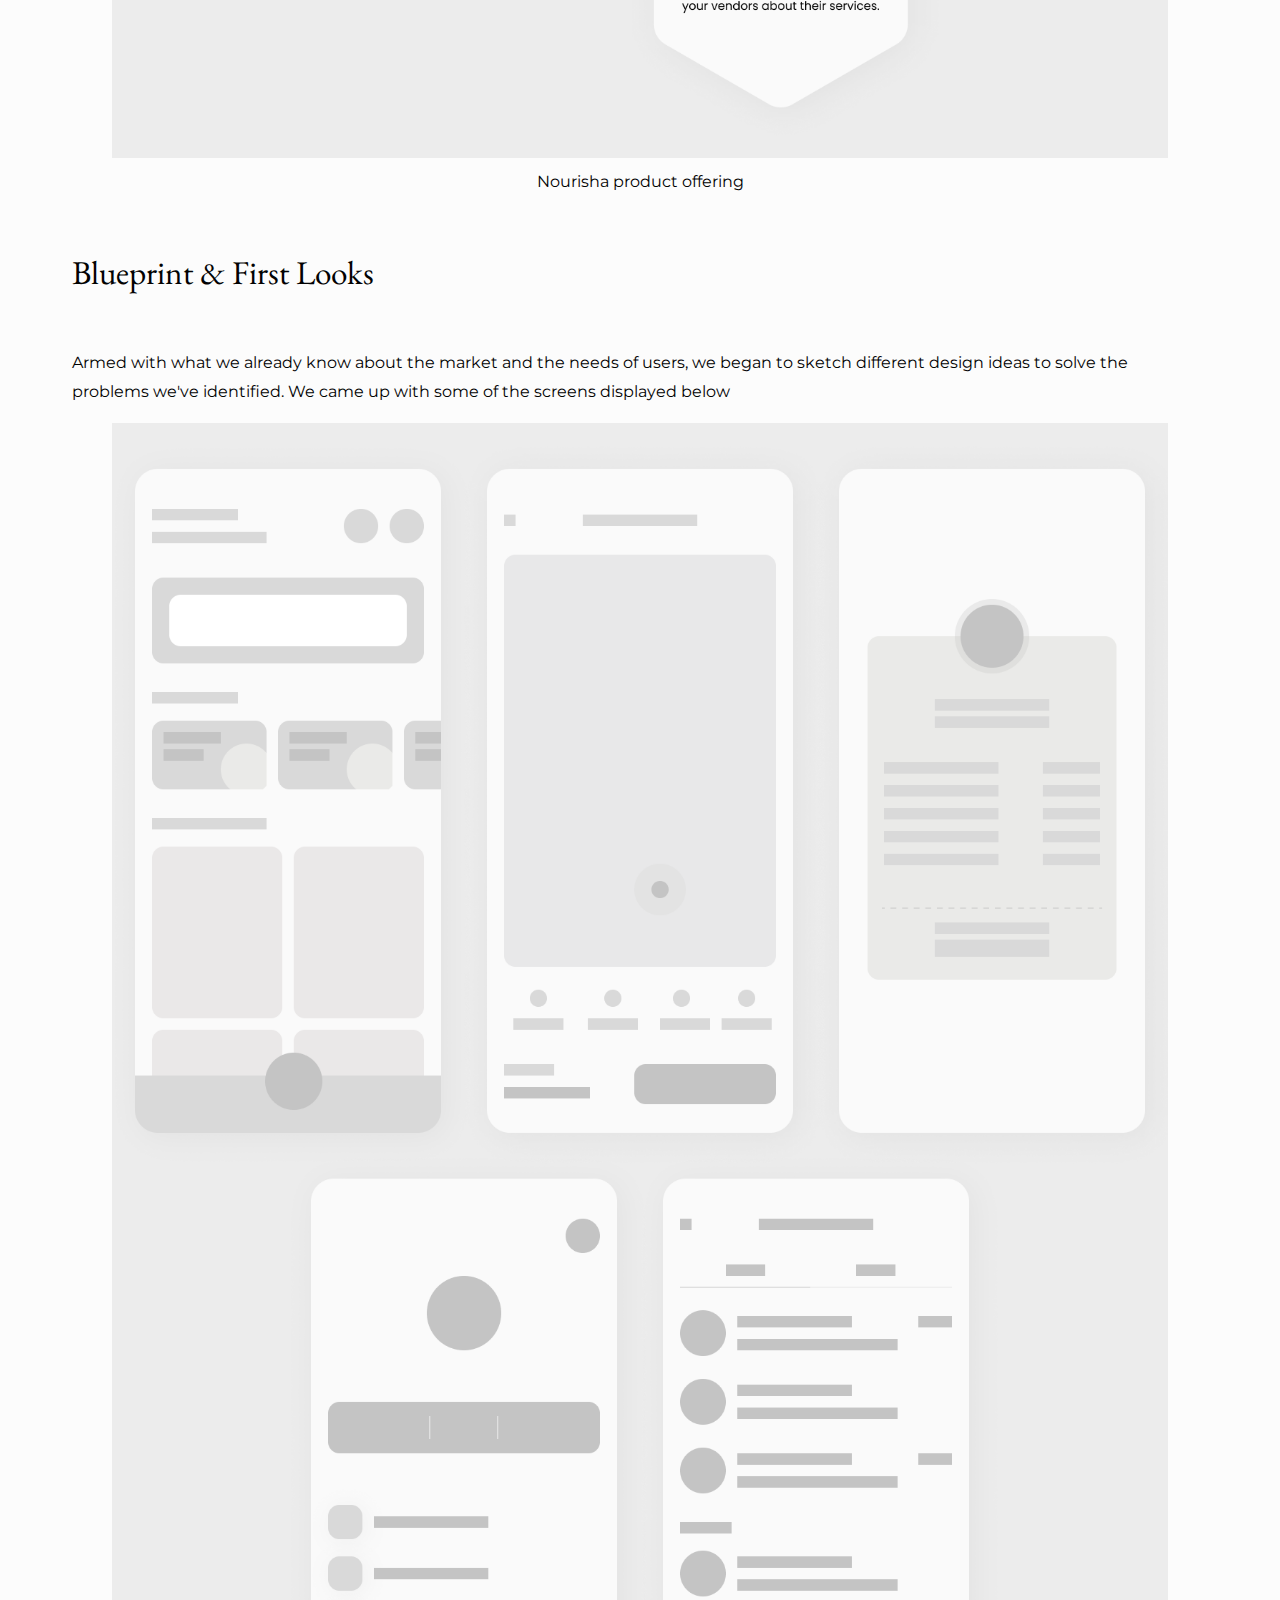
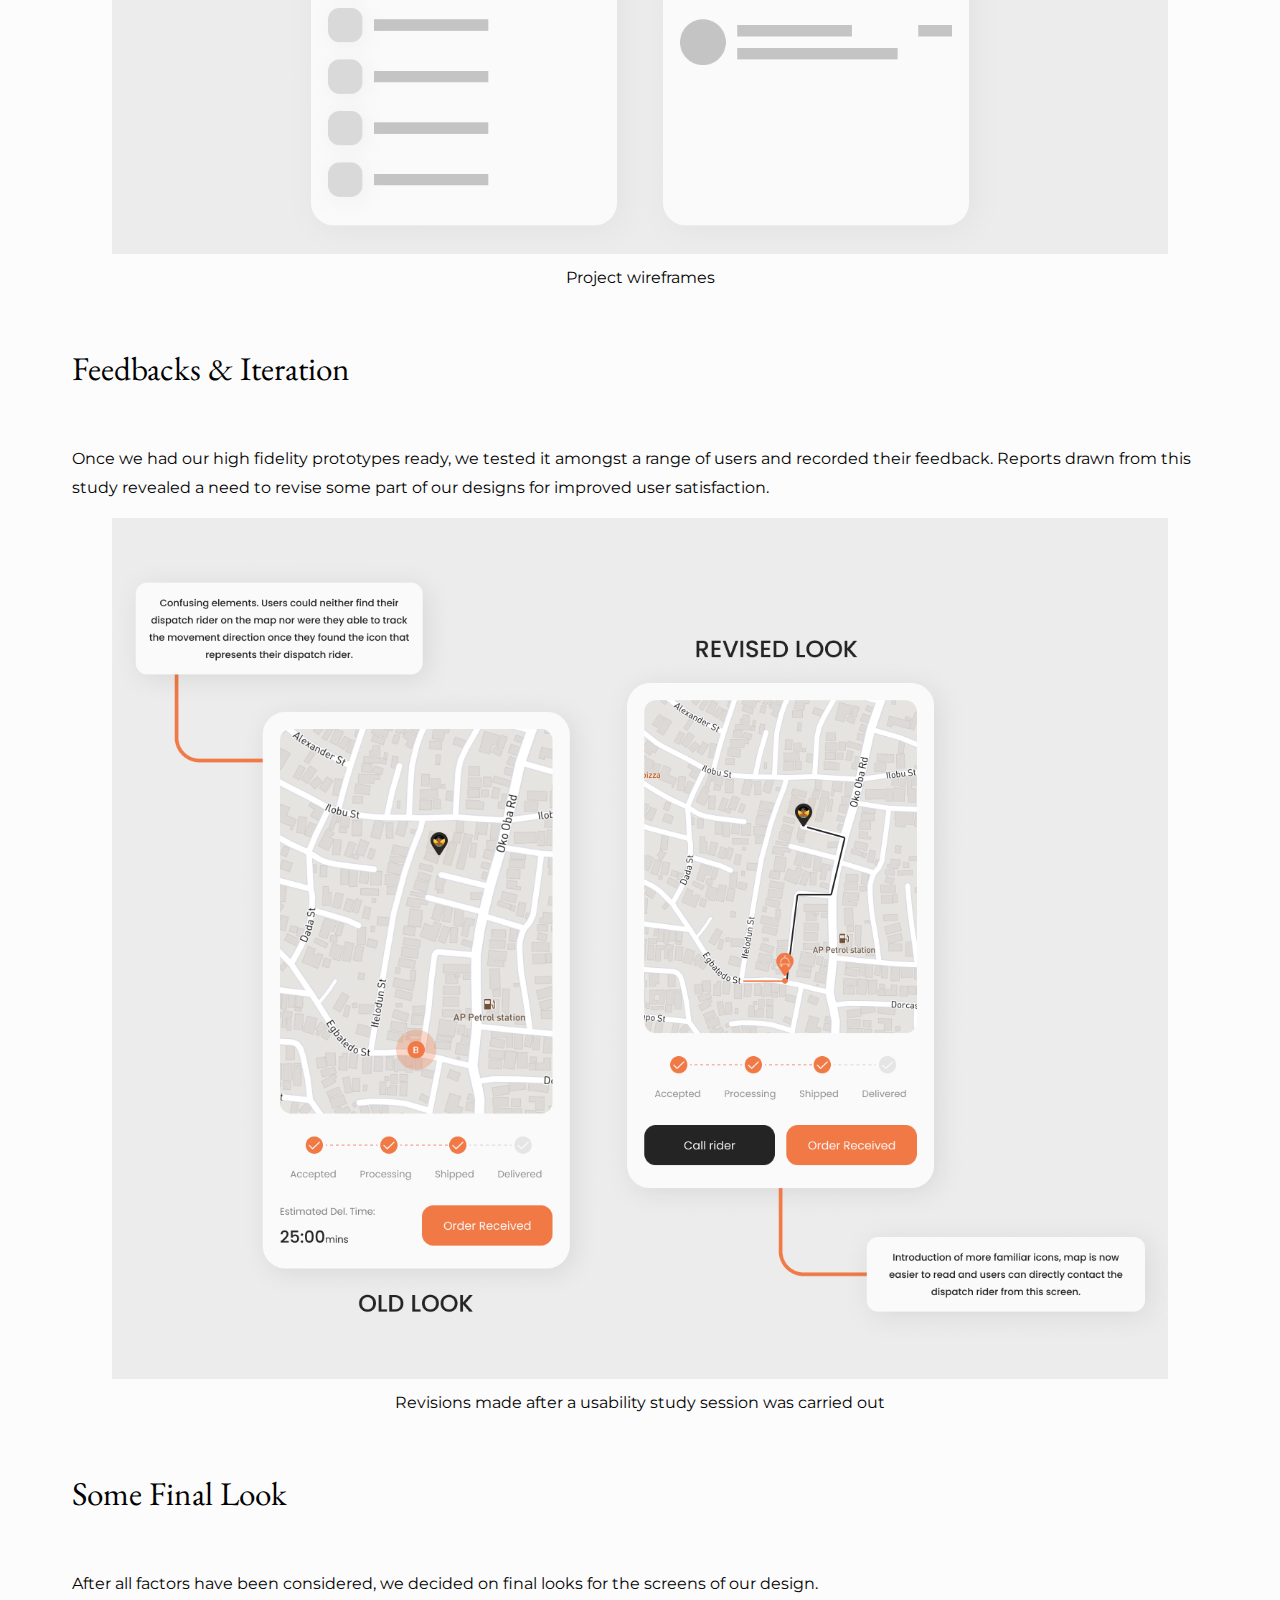
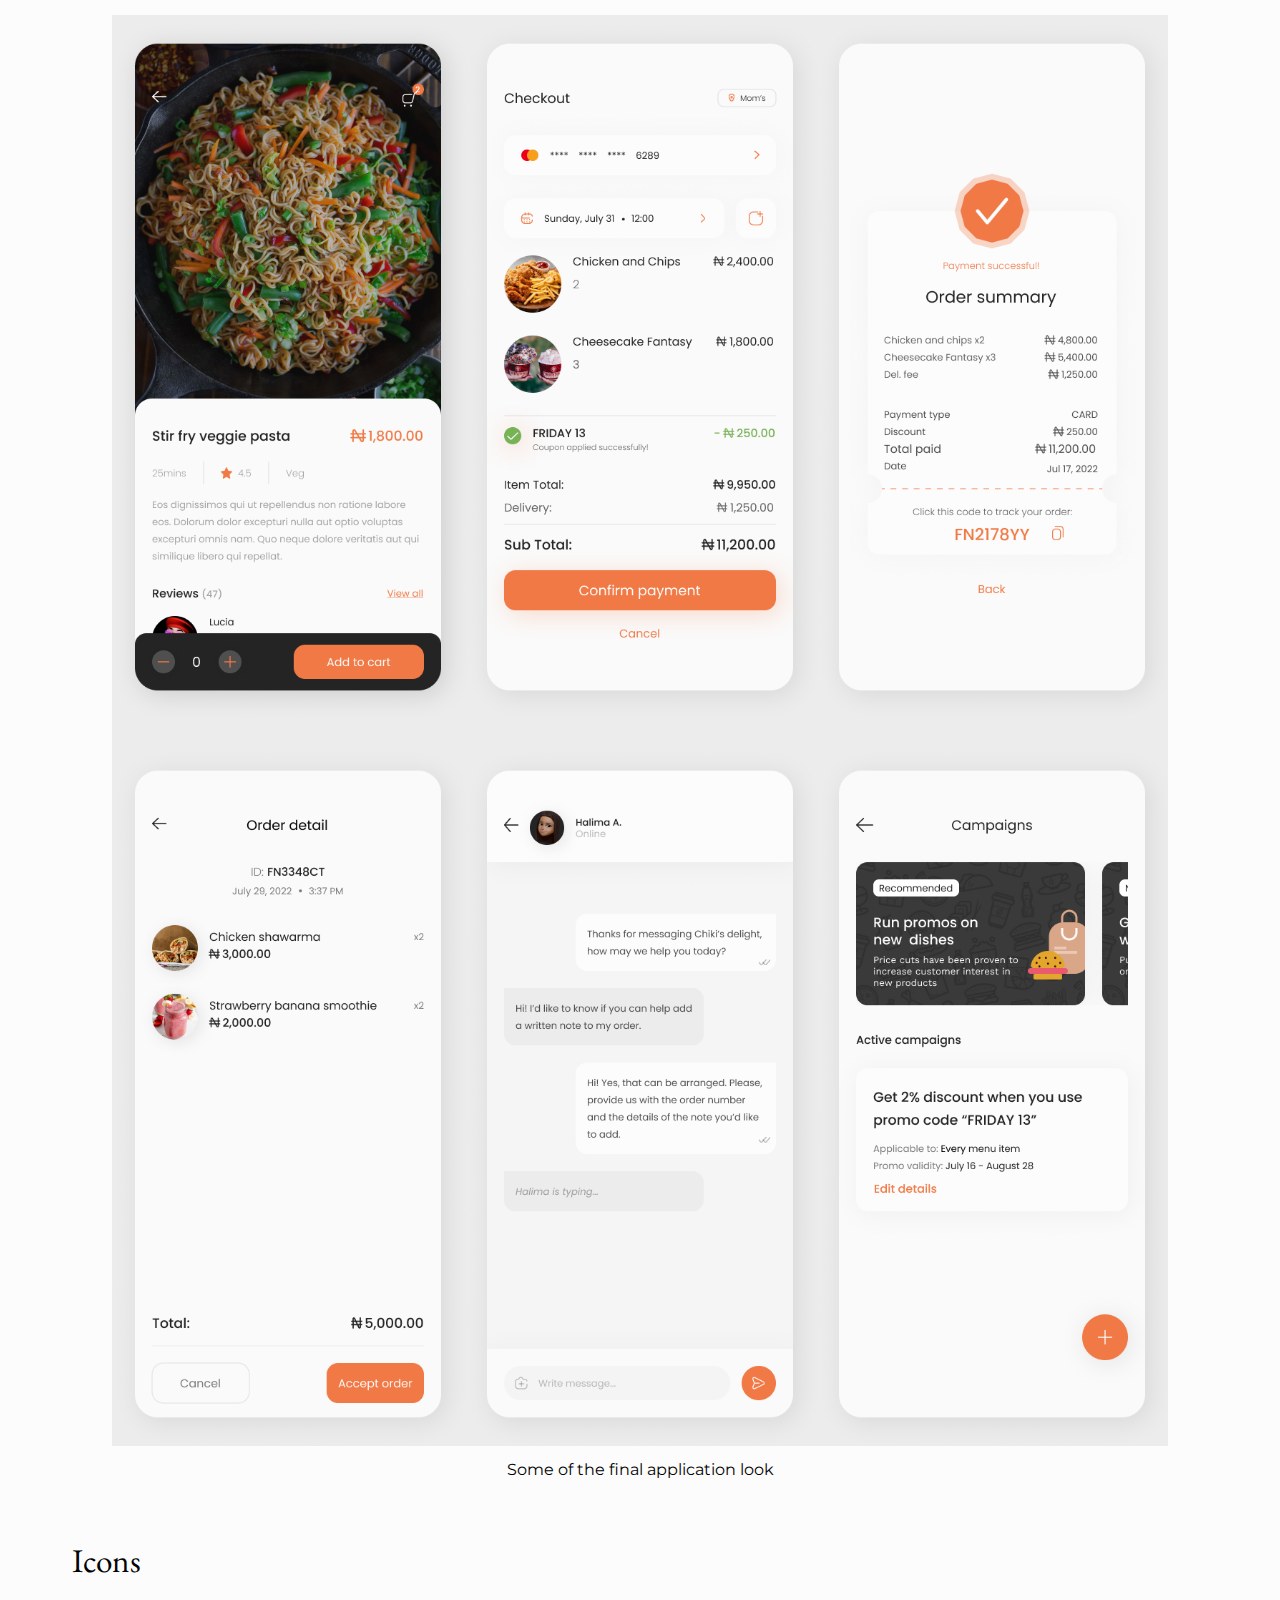
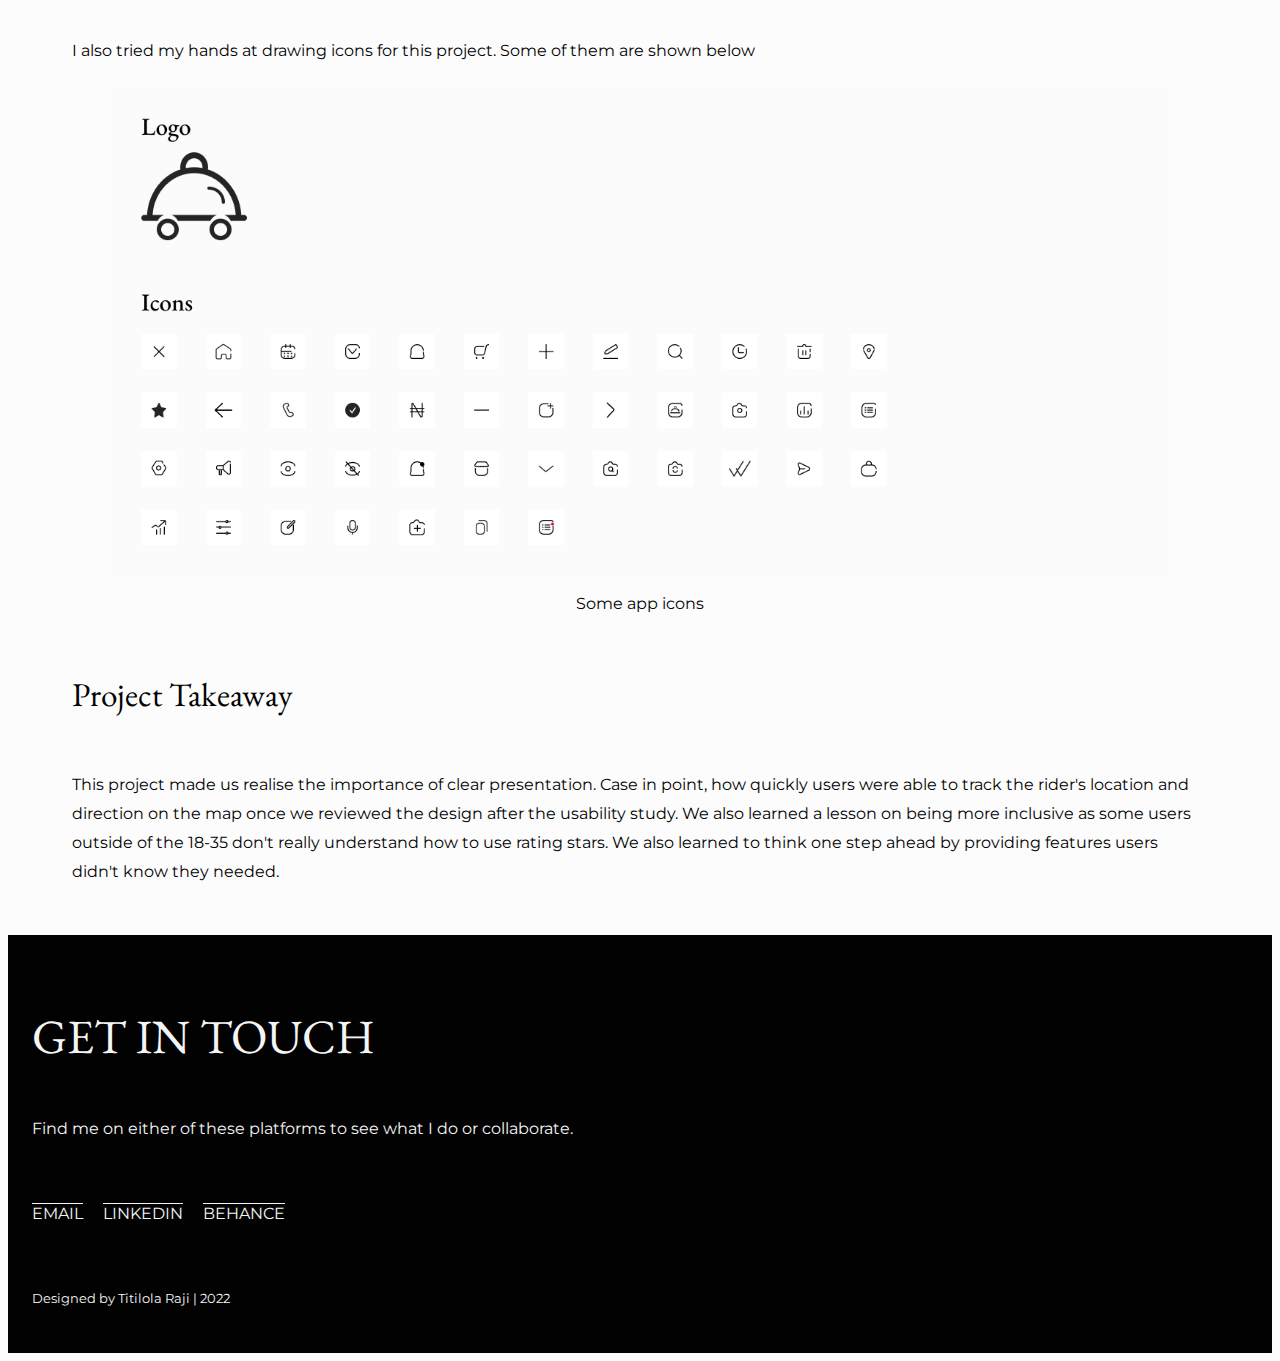
<file: nourisha.html>
<!DOCTYPE html>
<html lang="en">
    <head>
        <meta charset="UTF-8">
        <meta name="viewport" content="width=device-width, initial-scale=1.0">
        <title>Projects | Nourisha</title>
        <link href="https://fonts.googleapis.com/css2?family=EB+Garamond&display=swap" rel="stylesheet">
        <link href="https://fonts.googleapis.com/css2?family=Montserrat&display=swap" rel="stylesheet">
<link rel="stylesheet" href="project.css">
      </head>
      <body>
        <div class="gridcon">
              <div class="header">
                <nav>
                    <div class="logo">TITILOLA . RAJI</div>
                    <label for="btn" class="icon">
                        <span class="fa fa-bars"></span>
                    </label>
                    <input type="checkbox" id="btn">
                    <ul>
                        <li><a href="index.html">Home</a></li>
                        <li><a href="about.html">About</a></li>
                        <li>
                            <label for="btn-1" class="show">Projects +</label>
                            <a href="">Projects</a>
                            <input type="checkbox" id="btn-1">
            
                            <ul>
                                <li><a href="steep.html">Steep</a></li>
                                <li><a href="nourisha.html">Nourisha</a></li>
                                <li><a href="activewearng.html">ActiveWear Ng</a></li>
                                <li><a href="studybuddy.html">Study Buddy</a></li>
                            </ul>
                        </li>
                        <li><a href="#contact">Get In Touch</a></li>
                    </ul>
                  </nav>  
            </div>

<button onclick="window.location.href='#top';"><img src="images/up-chevron.svg" alt="back to top icon"></button>

            <div class="title">
                  <section>
                <h1 class="easeOut">Nourisha</h1>
                  </section>
            </div>
            
            <div class="menu">
                
<h6>Overview</h6>
<p>We designed a digital marketplace that improves the connection between small-time food vendors and their customers. Beyond that, it also provides them with business managing tools. 
  To access some of the project&apos;s functionalities, checkout the prototype <a href="https://www.figma.com/proto/Yz9Z3s6rhA8XZWabJMJHLw/Nourisha?node-id=351%3A92&scaling=min-zoom&page-id=239%3A42&starting-point-node-id=316%3A952" target="_blank">here</a></p>
</div>

            <div class="aside">
                <h6>Contributors</h6>
                <p><b>Designer:</b> Titilola Raji</p>
                <p><b>UX Writer:</b> Abimbola Bismarck</p>
            </div>

            <div class="main">
                    <figure>
                        <img src="images/nourisha-project-banner.png" alt="This is a banner image showing some screens off this project">
                        <figcaption>Nourisha project banner</figcaption>
                    </figure> 
                    <article>
                       <p>For an innovation that exposes local restaurants to a wider audience and gives people the choice of a more convenient way to get their meals, it is hardly surprising that online meal services quickly became a big sector. 
                        In Nigeria alone, online food delivery service is expected to hit a 13.71% compound annual growth rate and with the exponential growth of this market, logistics soon became an inconvenience to both vendors and their customers. Enter the solution, food delivery applications with Jumia Foods as a pioneer.   </p>                      
                    <p>Due to how easier they made things, especially during the lockdown, food delivery apps quickly rose to fame and other companies have since joined the trend.  However, even a venture as successful as this one isn&apos;t exempted from hitting its own snags. From limited payment options and long ordering processes to poor communication, users have expressed some dissatisfaction where delivery apps are concerned. This is where Nourisha comes in.</p>
                       <p>We believe that convenience should be made accessible and that&apos;s why we set out on a mission to make a product with game changing features that facilitate effeciency and convenience.</p>
                    <section>
                        <h5>Early Stages</h5>
                        <p>We had to conduct two separate interviews at the beginning of our design process because we initially left out a key target group: 
                          food vendors. However, once we began to analyze the data compiled from the first interview, we quickly realized the oversight and scheduled another.</p>
<p>At the end of it all, we pinpointed a number of problems that people seem to have with ordering meals online and food delivery applications:</p>
                      <ol>
                          <li><b>An absence of accurate order tracking:</b> Users reported that the tracking tools available on the food delivery apps they've used never show the exact location of the dispatch rider.</li>
                          <li><b>Problems with location detecting:</b>  Some of our interviewees who live in areas not easily detected on the map expressed frustration at having to resort to dining-in or self pickup.</li>
                          <li><b>Quality assurance:</b> Some interviewees mentioned that the reason they haven't tried ordering food online is because they're trying to avoid the case of <i>'what i ordered vs what i got'</i>. 
                            They referenced the experience of some displeased customers they witnessed personally or on social media.</li>
                      </ol>

                      <p>In order for us to keep these problems at the forefront of our process, we categorised our interviewees and developed three distinct user groups which are represented in personas that tell their stories in a way that helps us better understand their needs.</p>
                    </section>

                      <section>
                      <h5>What We Are Offering</h5>
                      <p>Following extensive deliberation, we concluded on designing an app that not only benefits customers but also food vendors. 
                        We&apos;re offering a product that is highly beneficial to small-scale food vendors yet useful to even the larger and more popular ones. 
                        Over the course of the interview we became more familiar with some problems that are common amongst vendors who are just starting and we decided to not only design a product that helps sell and connect with their customers but one that helps scale their businesses in sales and management too.</p>
                        <figure>
                          <img src="images/nourisha-value-proposition.png" alt="An image showing the values of the nourisha brand">
                          <figcaption>Nourisha product offering</figcaption>
                      </figure>
                      </section>

                      <section>
                      <h5>Blueprint &amp; First Looks</h5>
                      <p>Armed with what we already know about the market and the needs of users, we began to sketch different design ideas to solve the problems we&apos;ve identified. We came up with some of the screens displayed below</p>
                      <figure>
                        <img src="images/nourisha-wireframes.png" alt="An image showing some of the project&apos;s wireframes">
                        <figcaption>Project wireframes</figcaption>
                    </figure>
              </section>

              <section>
                      <h5>Feedbacks &amp; Iteration</h5>
                     <p>Once we had our high fidelity prototypes ready, we tested it amongst a range of users and recorded their feedback. Reports drawn from this study revealed a need to revise some part of our designs for improved user satisfaction.</p>
                            <figure><img src="images/nourisha-userbility-study-revision.png" alt="In this image, a before and after screen of the app design after revisions were made is shown">
                        <figcaption>Revisions made after a usability study session was carried out</figcaption>
                      </figure>
              </section>

              <section>
                      <h5>Some Final Look</h5>
                      <p>After all factors have been considered, we decided on final looks for the screens of our design.</p>
                      <figure>
                        <img src="images/nourisha-final-look.png" alt="An image showing some screens from the final app design">
                        <figcaption>Some of the final application look</figcaption>
                    </figure>
                    </section>

                    <section>
                      <h5>Icons</h5>
                      <p>I also tried my hands at drawing icons for this project. Some of them are shown below</p>
                      <figure>
                        <img src="images/nourisha-icons.png" alt="An image showing some drawn icons for the Nourisha app">
                        <figcaption>Some app icons</figcaption>
                    </figure>
                    </section>

                    <section>
                      <h5>Project Takeaway</h5>
                      <p>This project made us realise the importance of clear presentation. Case in point, how quickly users were able to track the rider's location and direction on the map once we reviewed the design after the usability study.
                        We also learned a lesson on being more inclusive as some users outside of the 18-35  don&apos;t really understand how to use rating stars. We also learned to think one step ahead by providing features users didn&apos;t know they needed.
                      </p>
                    </section>
                    </article>
            </div>

            <div class="footer">
                <footer id="contact">
                    <h3>GET IN TOUCH</h3>
                        <p>Find me on either of these platforms to see what I do or collaborate.</p>
                        <div class="contact-info">
                        <a href="mailto:titiniolaraji@gmail.com">EMAIL</a>
                        <a href="https://www.linkedin.com/in/titilola-raji-a7628b23a/" target="_blank">LINKEDIN</a>
                        <a href="https://www.behance.net/titilolaraji1">BEHANCE</a>
                        </div>
                        <p><small>Designed by Titilola Raji | 2022</small></p>
            </footer>
            </div>
        </div>
      </body>
      </html>
</file>
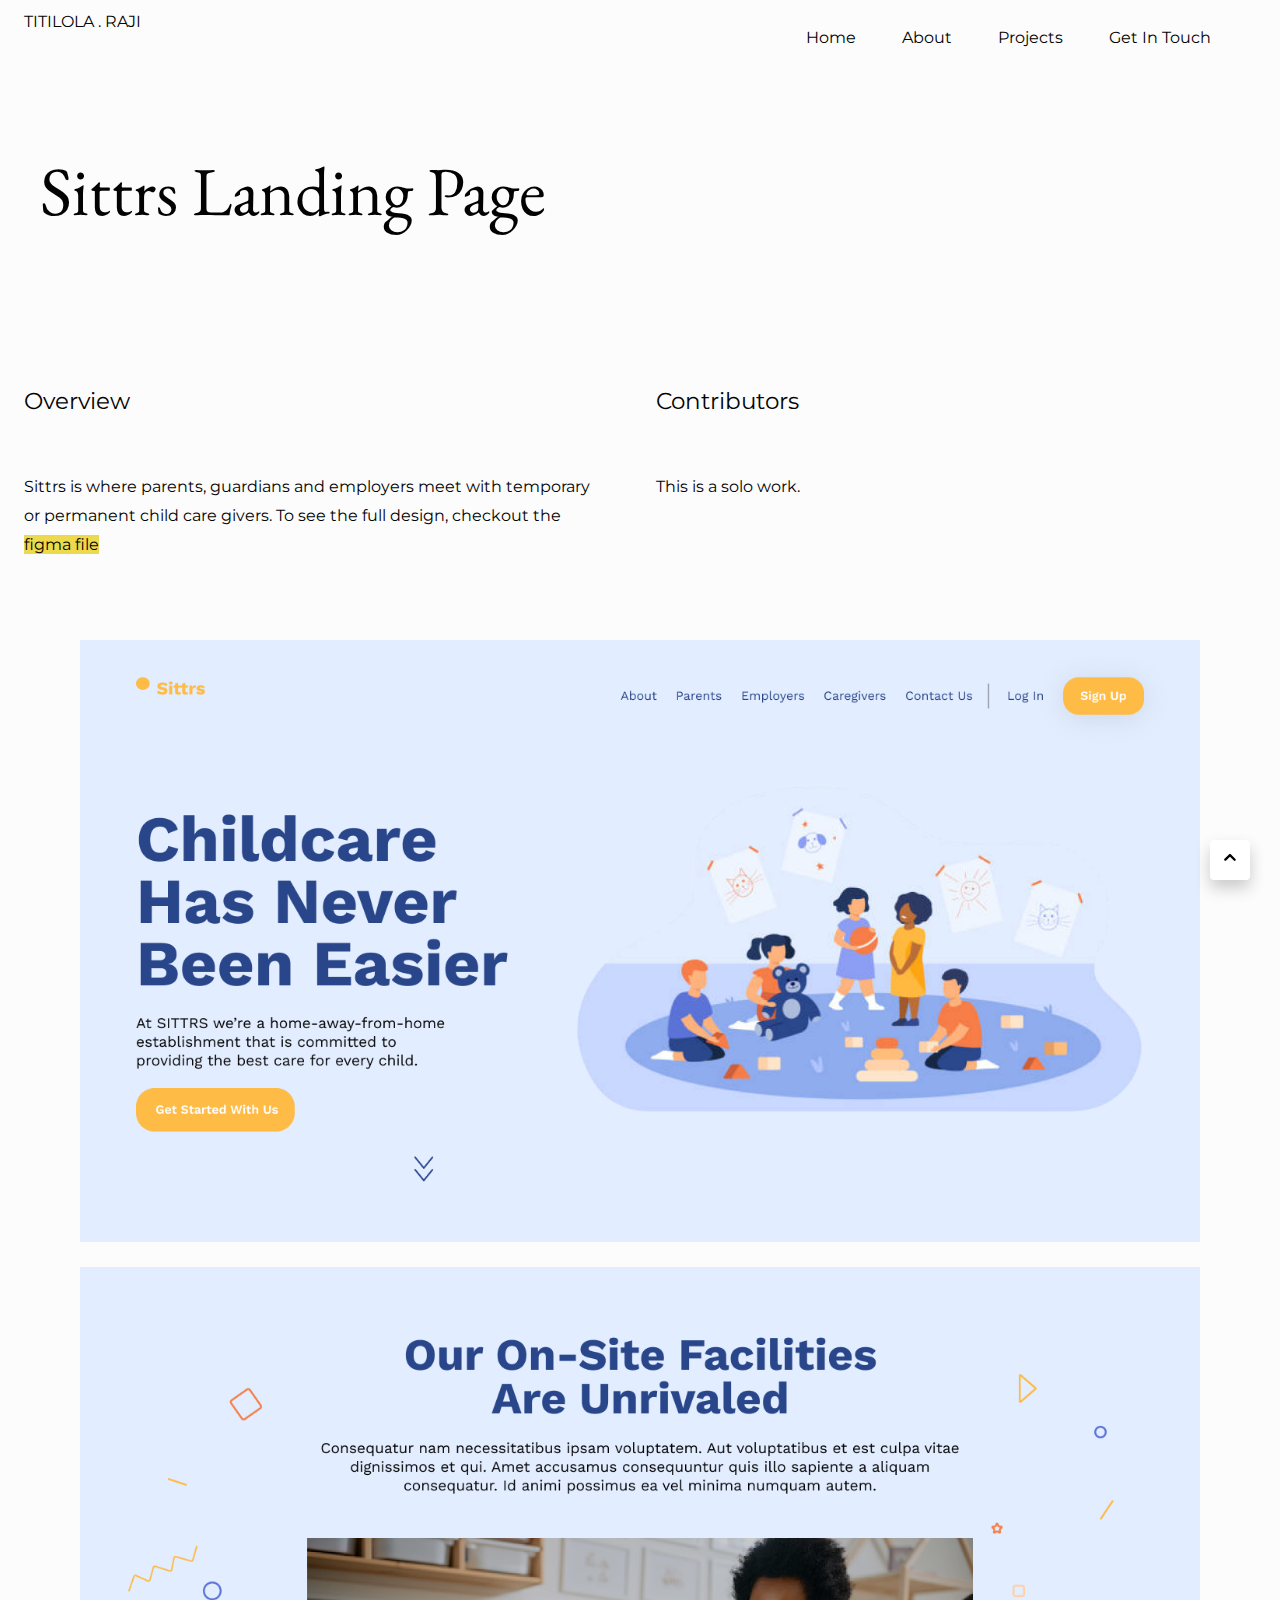
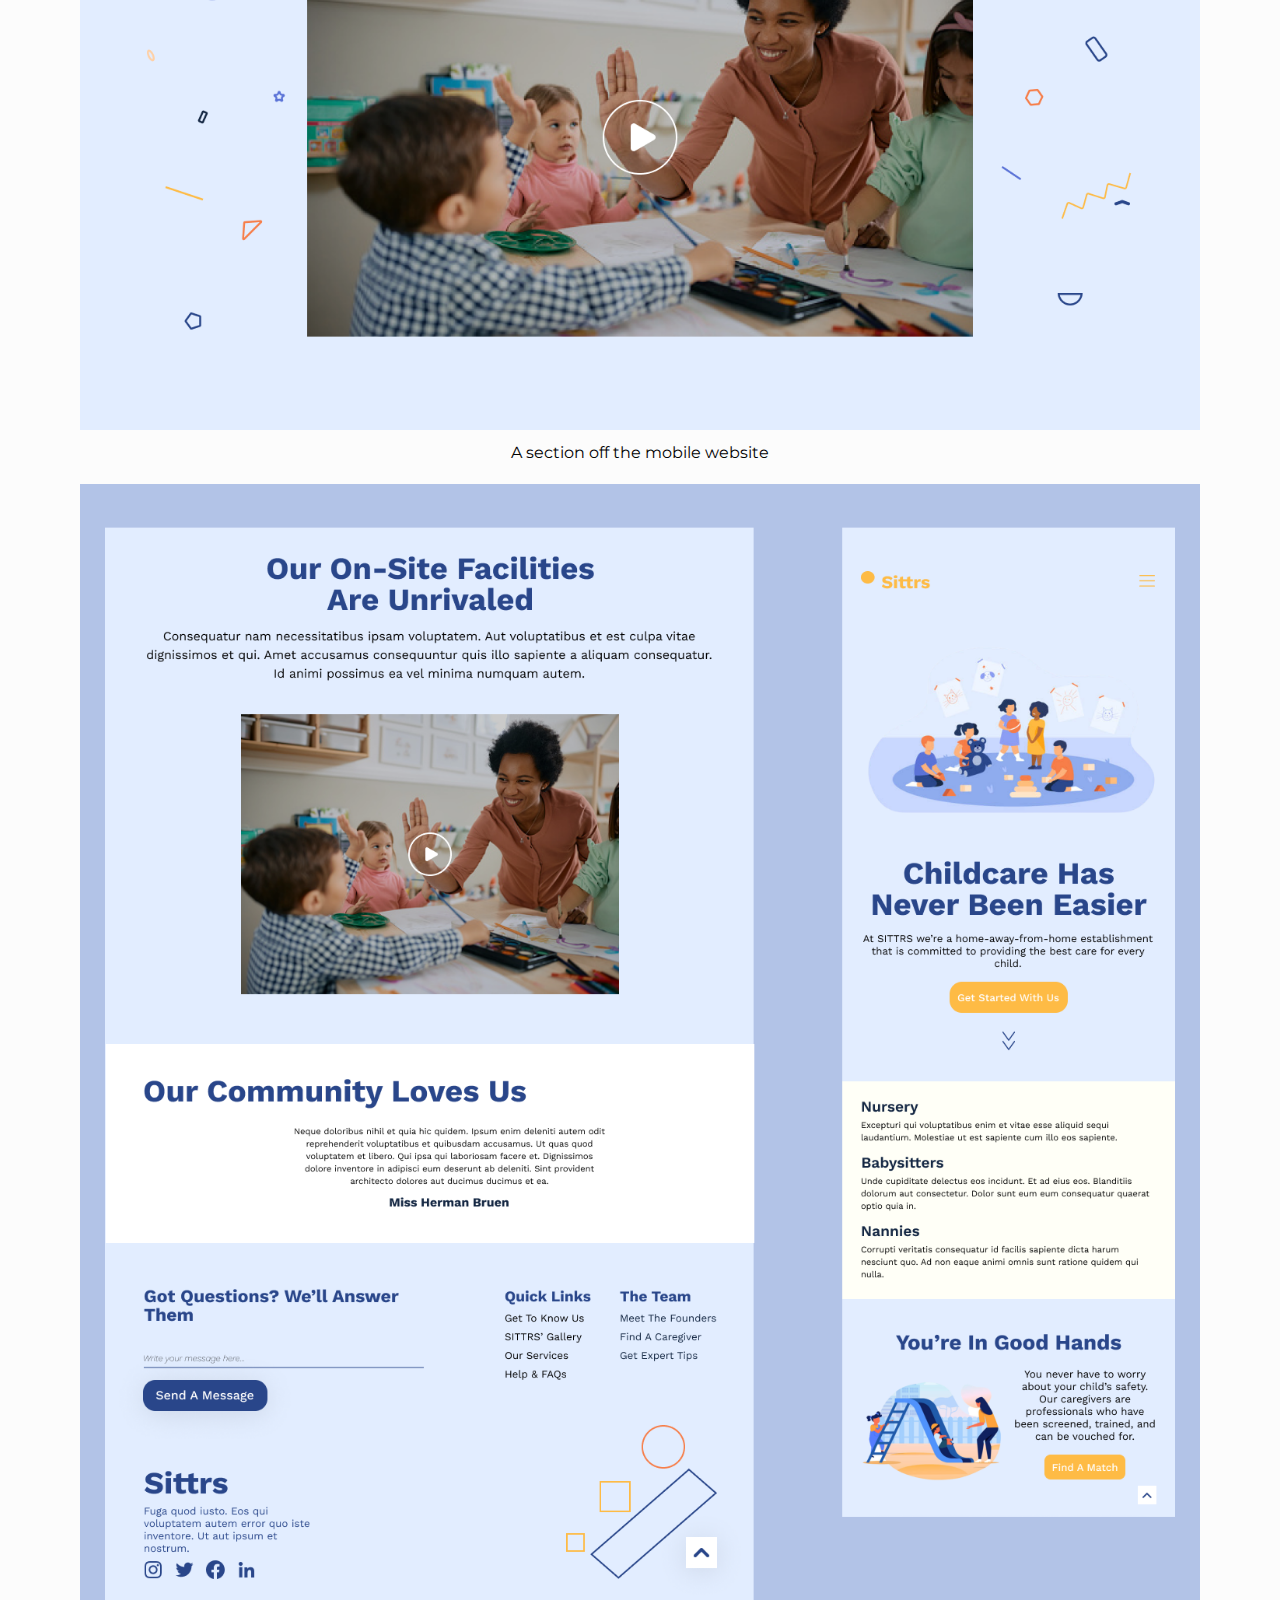
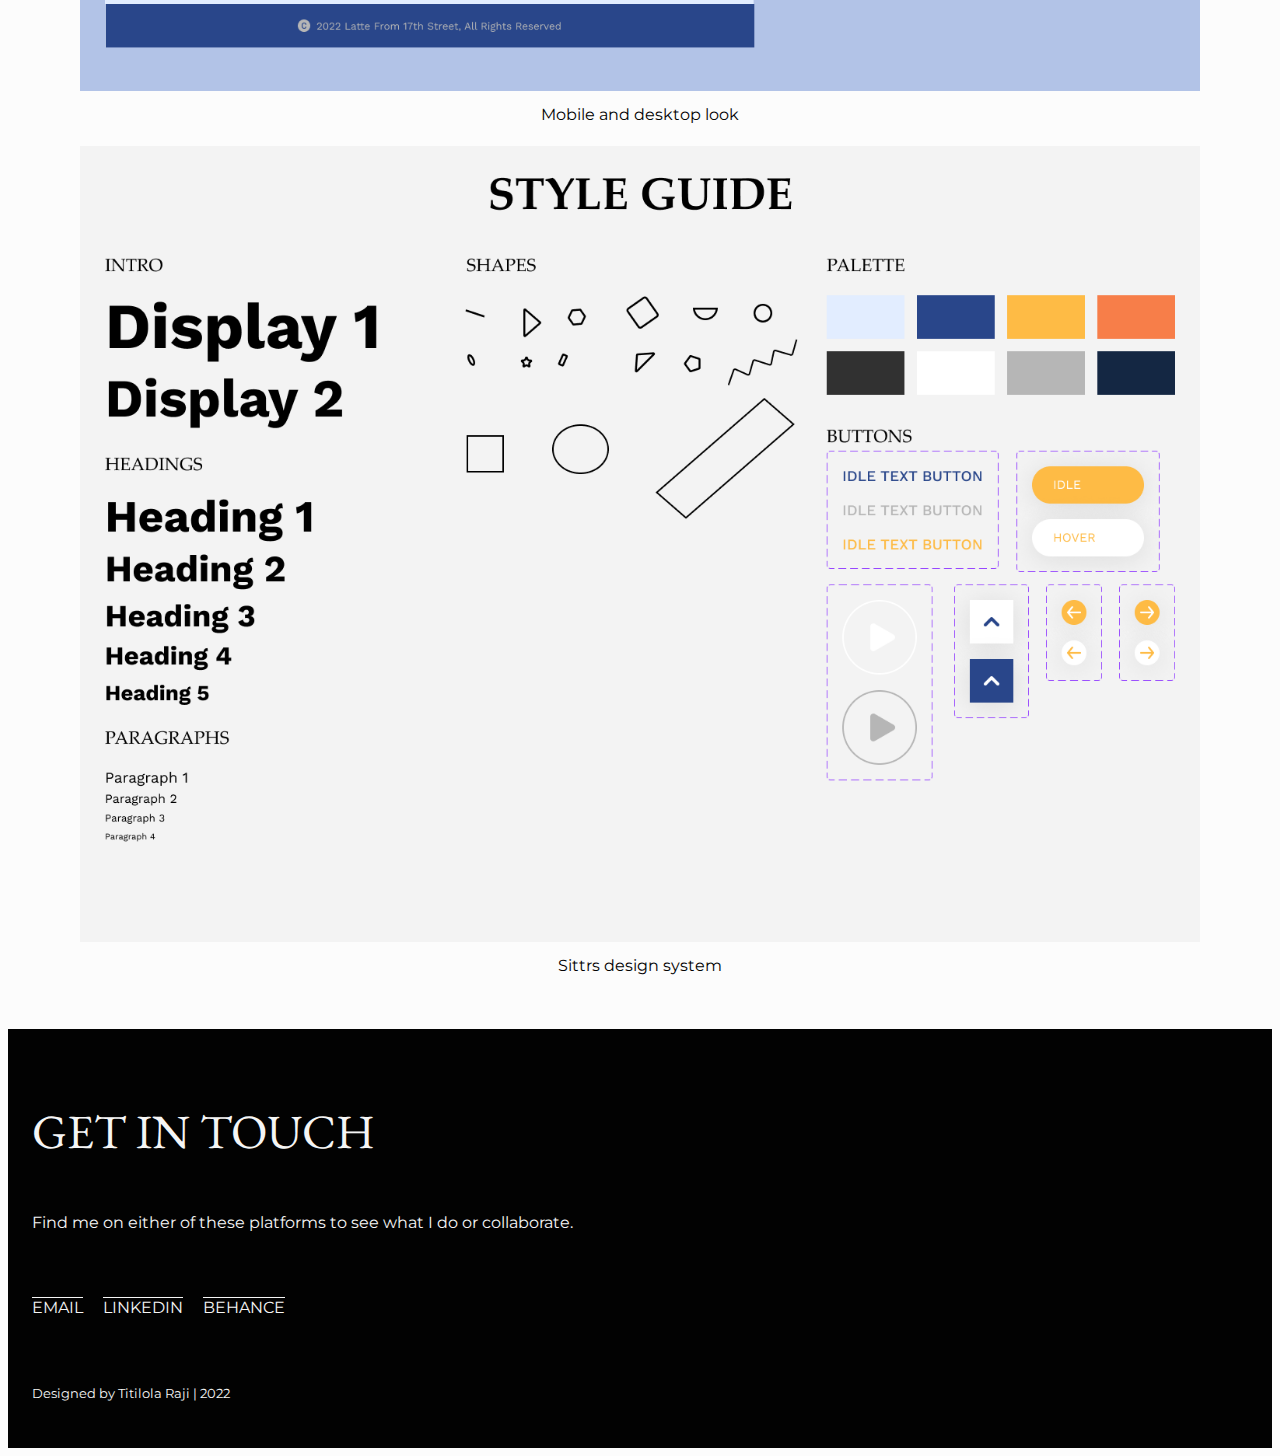
<file: sittrs.html>
<!DOCTYPE html>
<html lang="en">
    <head>
        <meta charset="UTF-8">
        <meta name="viewport" content="width=device-width, initial-scale=1">
        <title>Projects | Sittrs</title>
        <link rel="stylesheet" href="https://cdnjs.cloudflare.com/ajax/libs/font-awesome/4.7.0/css/font-awesome.min.css">
        <link href="https://fonts.googleapis.com/css2?family=EB+Garamond&display=swap" rel="stylesheet">
        <link href="https://fonts.googleapis.com/css2?family=Montserrat&display=swap" rel="stylesheet">
<link rel="stylesheet" href="project.css">
      </head>
      <body>
        <div class="gridcon">
            <div class="header">
                <nav>
                    <div class="logo">TITILOLA . RAJI</div>
                    <label for="btn" class="icon">
                        <span class="fa fa-bars"></span>
                    </label>
                    <input type="checkbox" id="btn">
                    <ul>
                        <li><a href="index.html">Home</a></li>
                        <li><a href="about.html">About</a></li>
                        <li>
                            <label for="btn-1" class="show">Projects +</label>
                            <a href="">Projects</a>
                            <input type="checkbox" id="btn-1">
            
                            <ul>
                                <li><a href="sittrs.html" id="#current">Sittrs</a></li>
                                <li><a href="nourisha.html">Nourisha</a></li>
                                <li><a href="twitter-dm-re-design.html">Reimagining...</a></li>
                                <li><a href="studybuddy.html">Study Buddy</a></li>
                            </ul>
                        </li>
                        <li><a href="#contact">Get In Touch</a></li>
                    </ul>
                  </nav>  
            </div>

<button onclick="window.location.href='#top';"><img src="images/up-chevron.svg" alt="back to top icon"></button>


            <div class="title">
                  <section>
                <h1 class="easeOut">Sittrs Landing Page</h1>
                  </section>
            </div>
            
            <div class="menu">
                
<h6>Overview</h6>
                    <p>Sittrs is where parents, guardians and employers meet with temporary or permanent child care givers. To see the full design, checkout the <a href="https://www.figma.com/file/dwYN8vrh3Fdg9c5j0zkBTx/Child-care-website?node-id=0%3A1" target="_blank">figma file</a></p>
</div>

            <div class="aside">
                <h6>Contributors</h6>
<p>This is a solo work.</p>
            </div>

            <div class="main">
                <article>
                    <figure>
                        <img src="images/Sittrs-project-banner.png" alt="project banner">
                    </figure>
                    
                    <figure>
                        <img src="images/more-of-sittrs-desktop-web.png" alt="desktop website section">
                        <figcaption>A section off the mobile website</figcaption>
                    </figure>
                    
                    <figure>
                        <img src="images/Tablet-&-mobile-view.png" alt="tablet and mobile website interface">
                        <figcaption>Mobile and desktop look</figcaption>
                    </figure> 
                    
                    <figure>
                        <img src="images/sittrs-style-guide.png" alt="website style guide">
                        <figcaption>Sittrs design system</figcaption>
                    </figure>
                </article>

            </div>

            <div class="footer">
                <footer id="contact">
                    <h3>GET IN TOUCH</h3>
                        <p>Find me on either of these platforms to see what I do or collaborate.</p>
                        <div class="contact-info">
                        <a href="mailto:titiniolaraji@gmail.com">EMAIL</a>
                        <a href="https://www.linkedin.com/in/titilola-raji-a7628b23a/" target="_blank">LINKEDIN</a>
                        <a href="https://www.behance.net/titilolaraji1" target="_blank">BEHANCE</a>
                        </div>
                        <p><small>Designed by Titilola Raji | 2022</small></p>
            </footer>
            </div>
        </div>
      </body>
      </html>
</file>
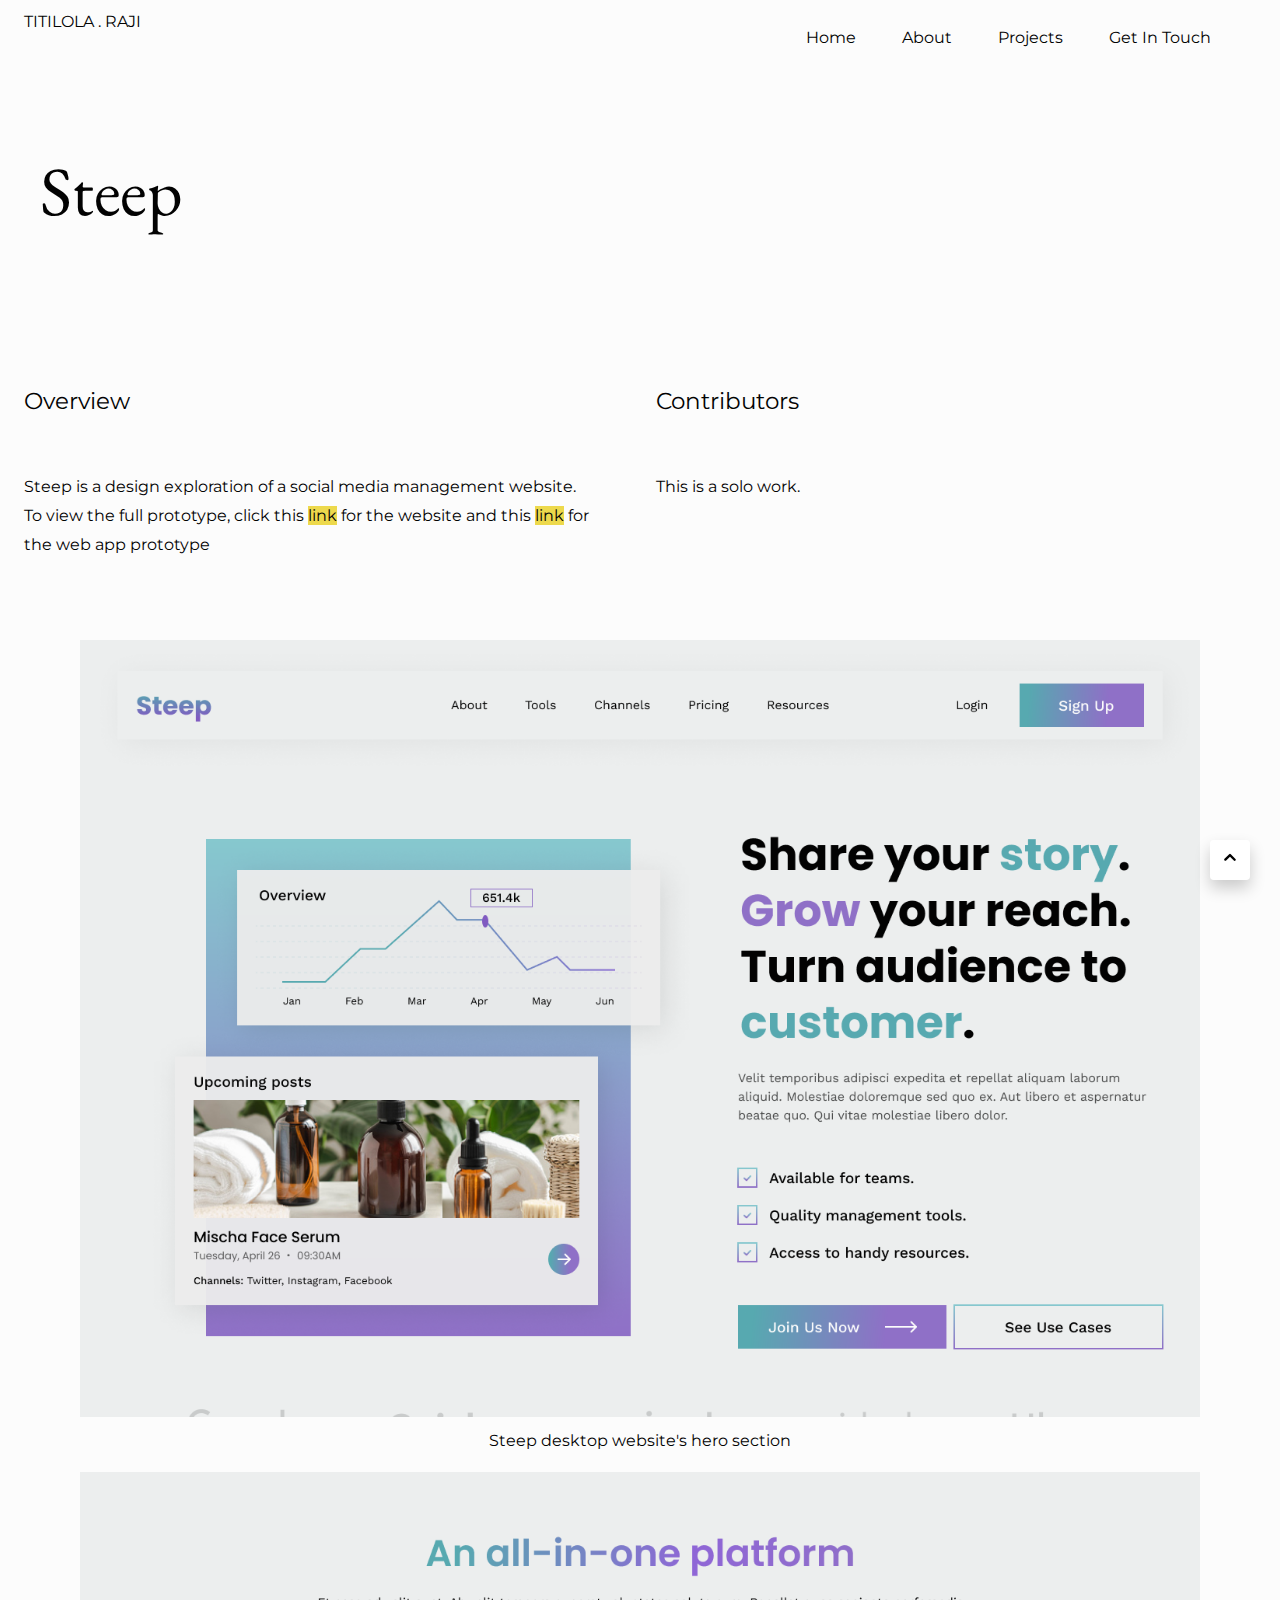
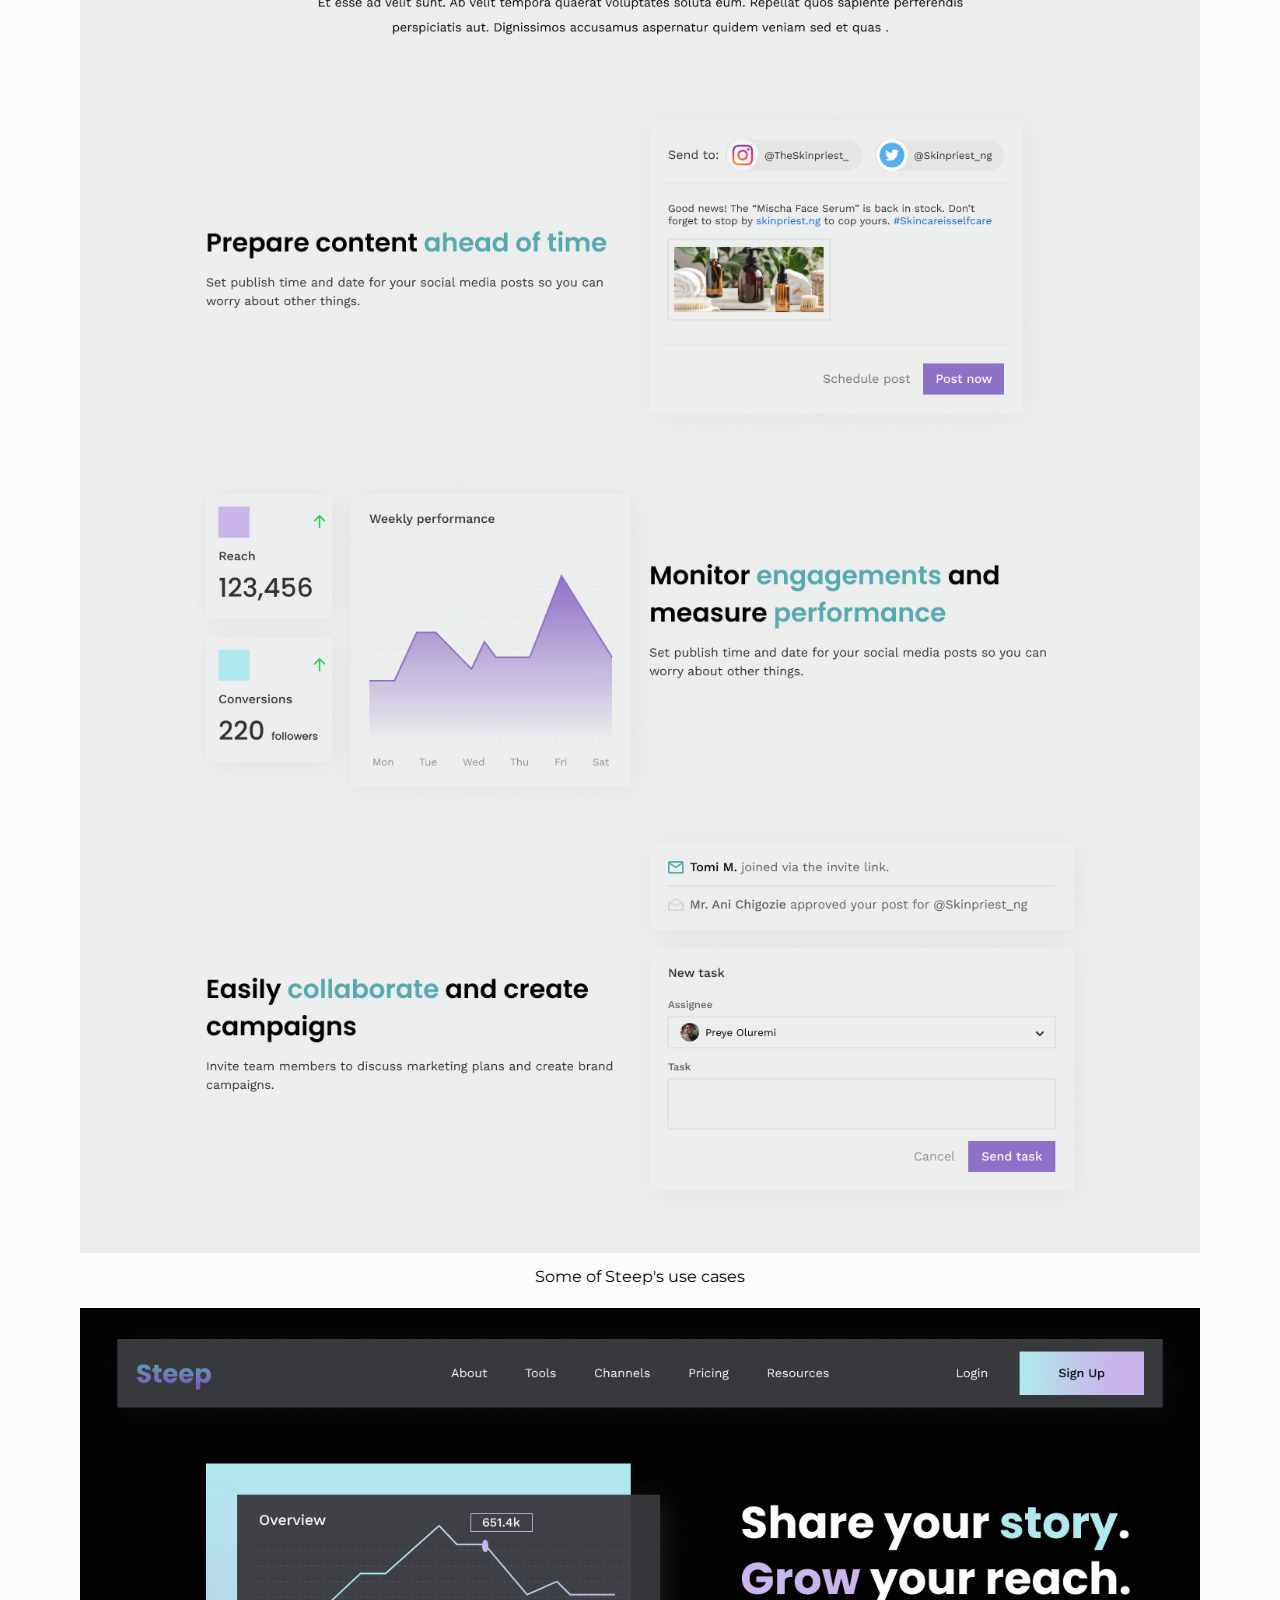
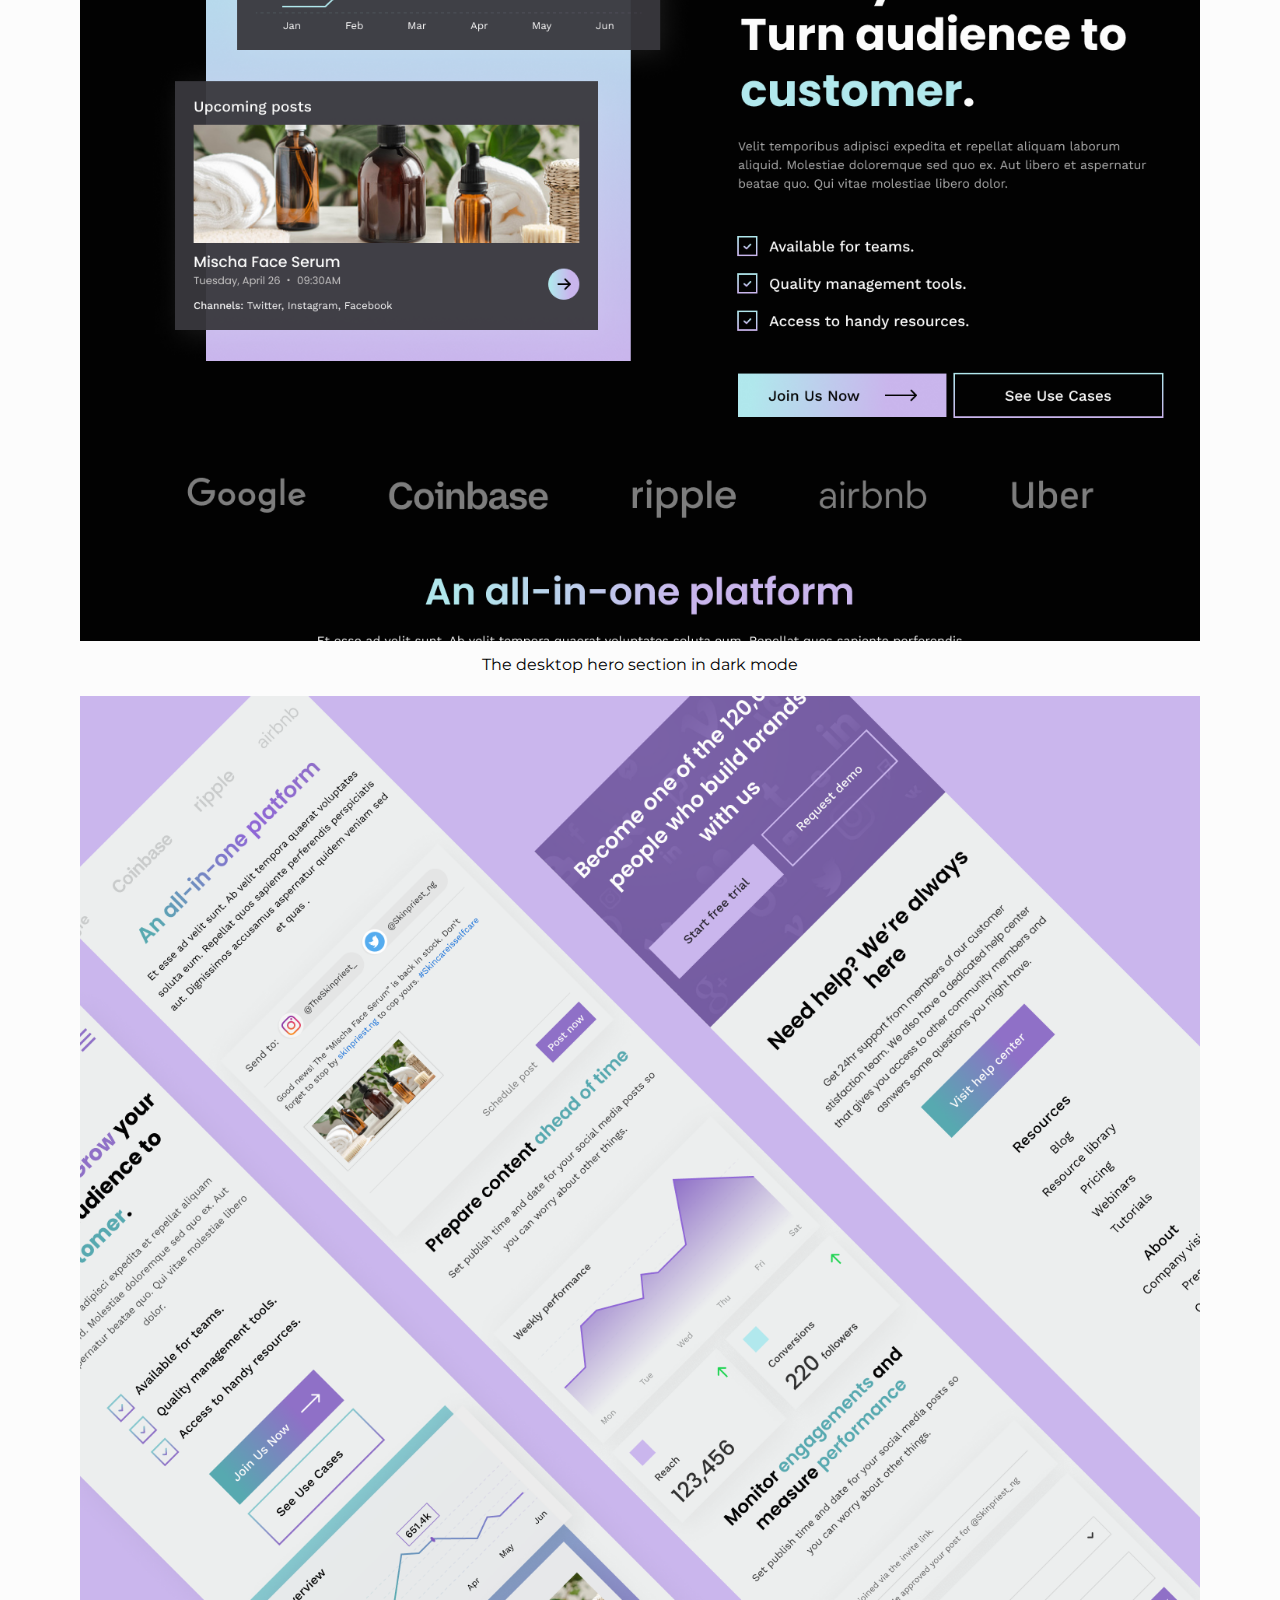
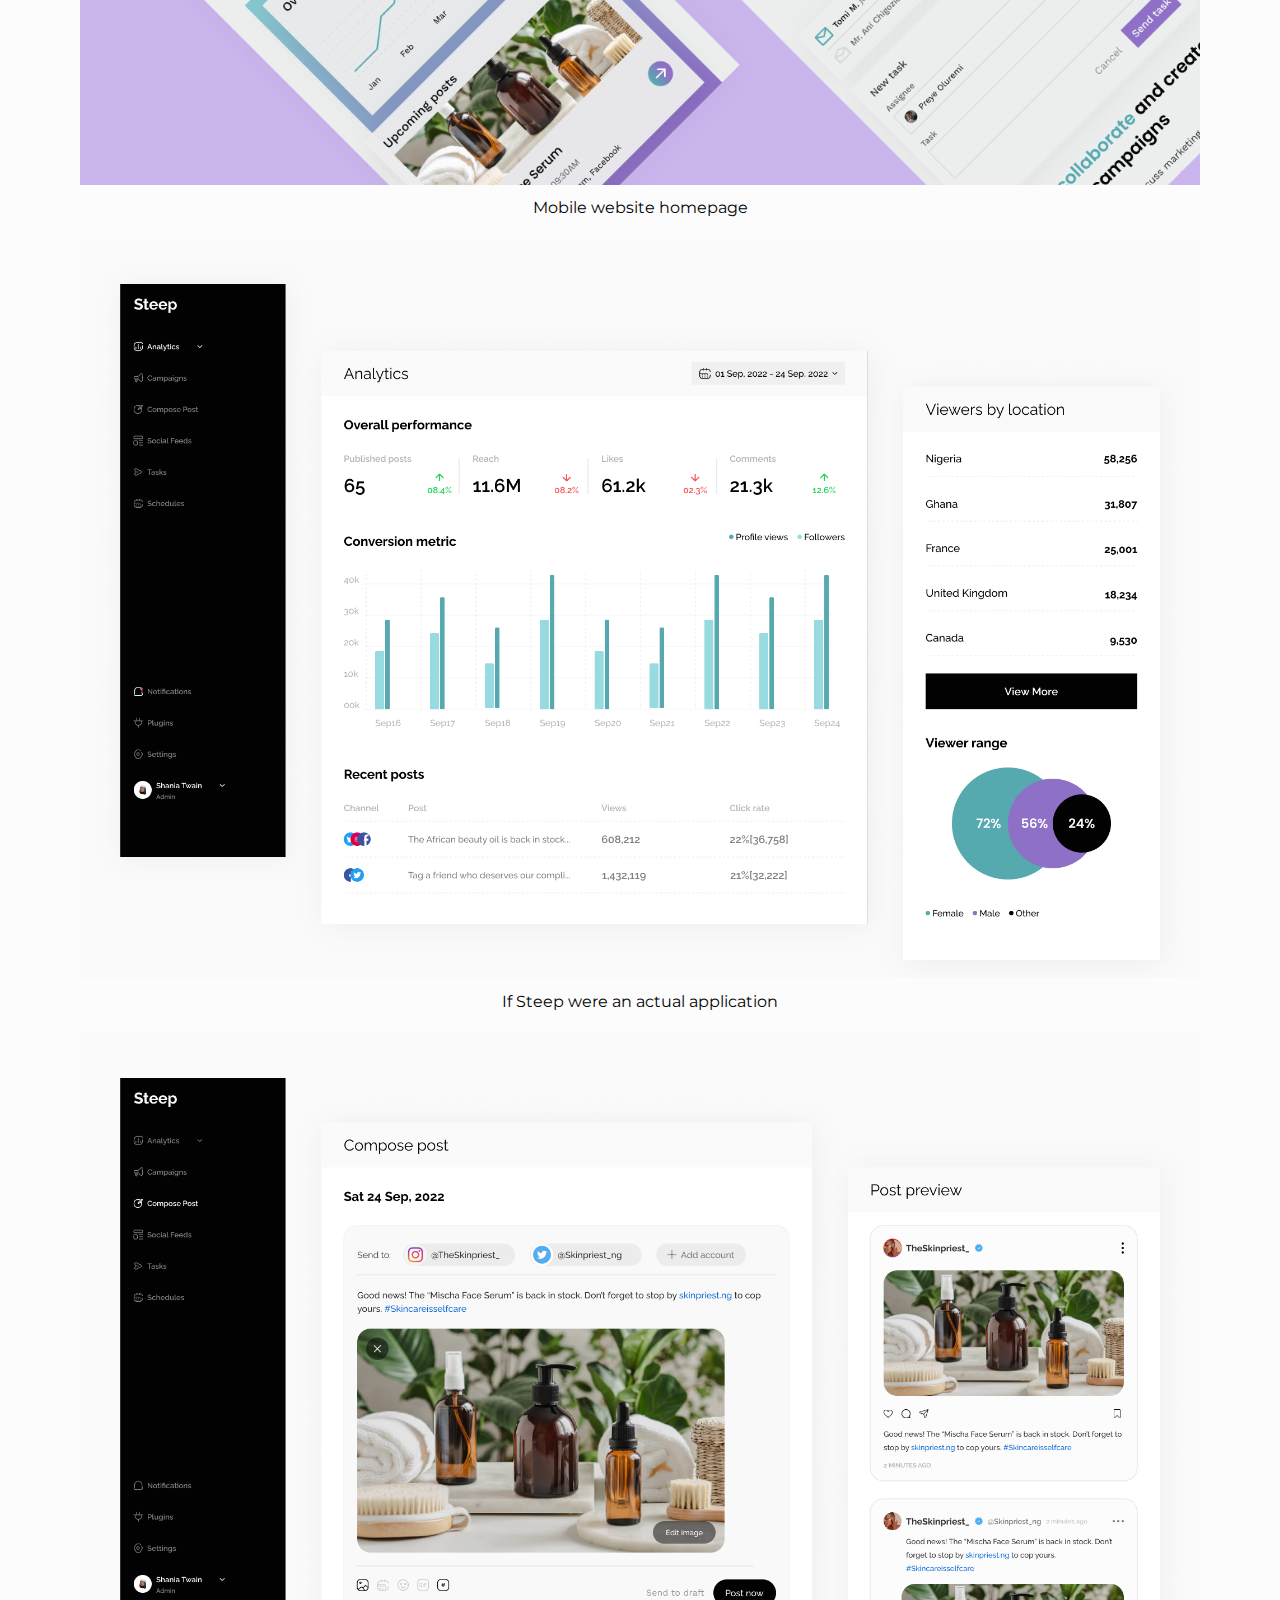
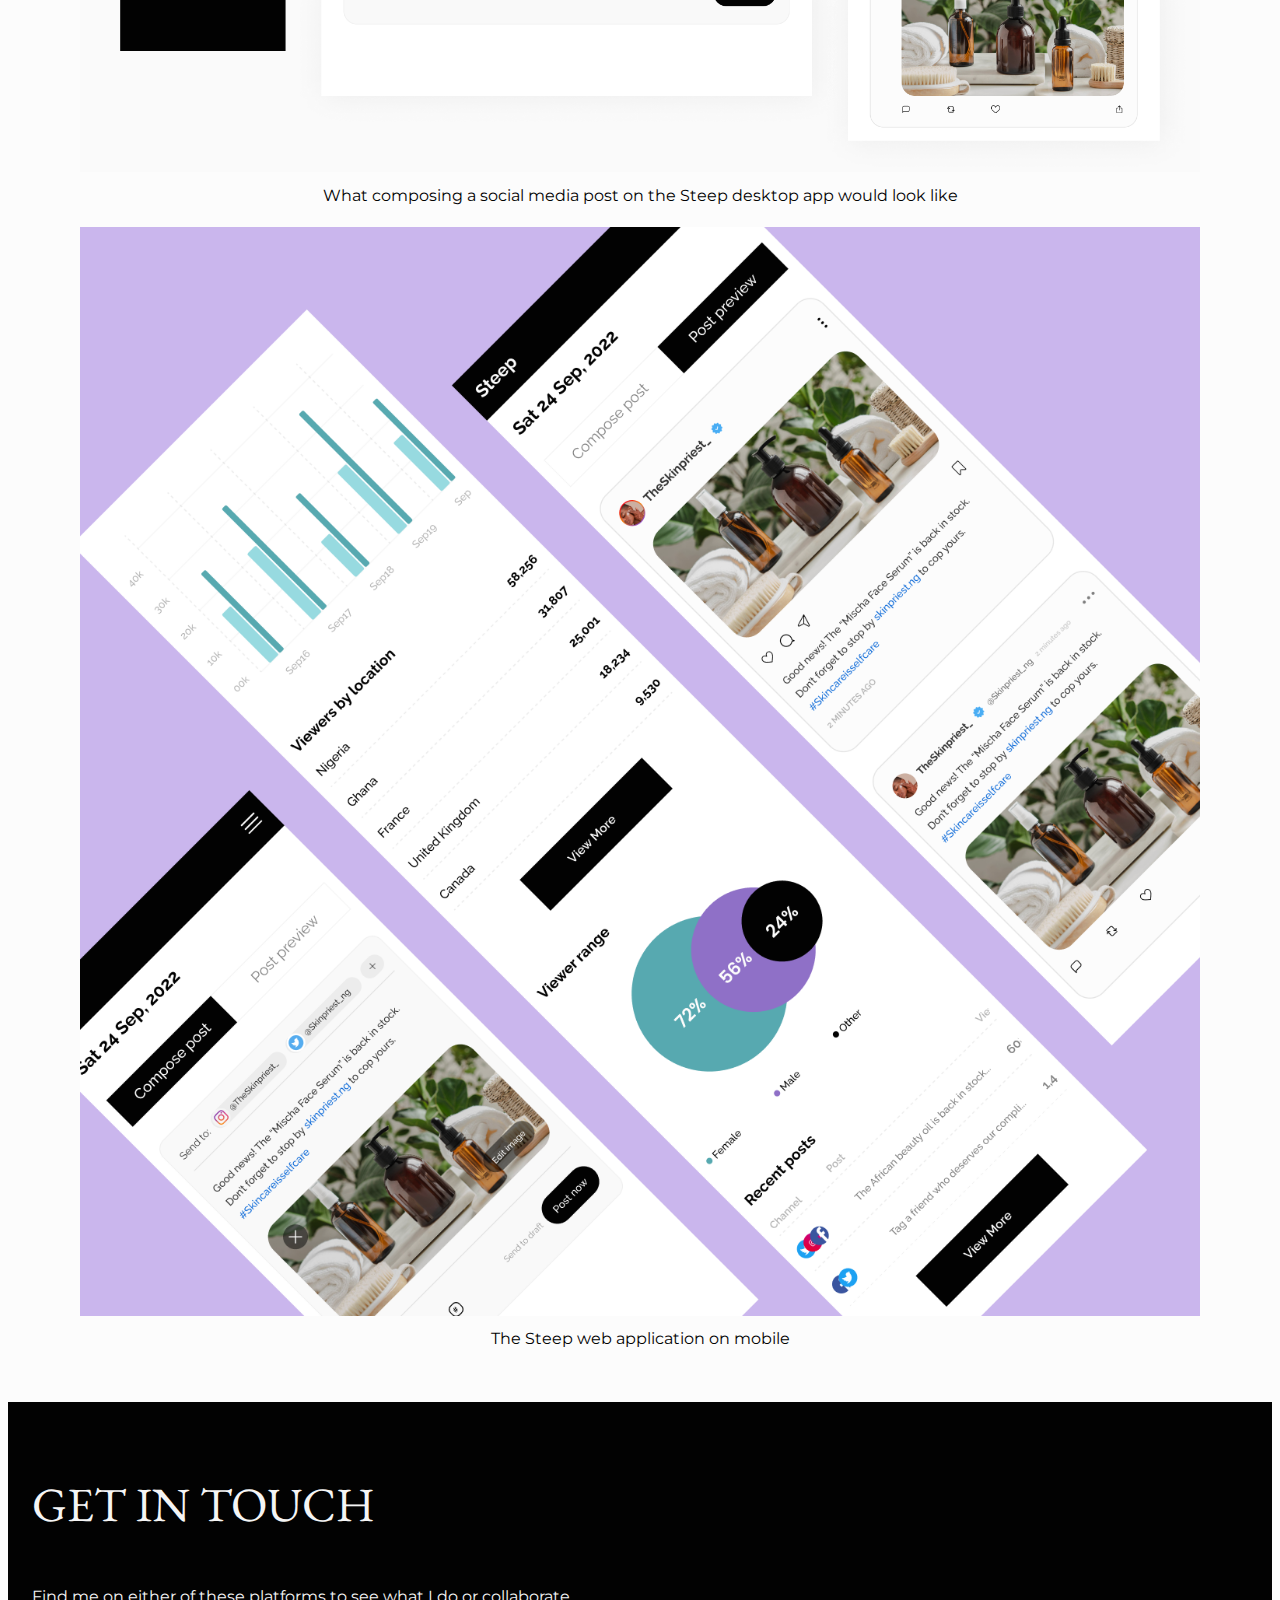
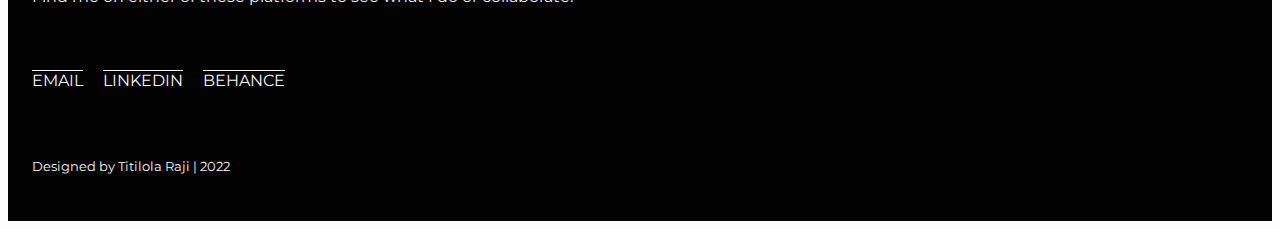
<file: steep.html>
<!DOCTYPE html>
<html lang="en">
    <head>
        <meta charset="UTF-8">
        <meta name="viewport" content="width=device-width, initial-scale=1.0">
        <title>Projects | Steep</title>
        <link rel="stylesheet" href="https://cdnjs.cloudflare.com/ajax/libs/font-awesome/4.7.0/css/font-awesome.min.css">
        <link href="https://fonts.googleapis.com/css2?family=EB+Garamond&display=swap" rel="stylesheet">
        <link href="https://fonts.googleapis.com/css2?family=Montserrat&display=swap" rel="stylesheet">
<link rel="stylesheet" href="project.css">
      </head>
      <body>
        <div class="gridcon">
            <div class="header">
                <nav>
                    <div class="logo">TITILOLA . RAJI</div>
                    <label for="btn" class="icon">
                        <span class="fa fa-bars"></span>
                    </label>
                    <input type="checkbox" id="btn">
                    <ul>
                        <li><a href="index.html">Home</a></li>
                        <li><a href="about.html">About</a></li>
                        <li>
                            <label for="btn-1" class="show">Projects +</label>
                            <a href="">Projects</a>
                            <input type="checkbox" id="btn-1">
            
                            <ul>
                                <li><a href="steep.html">Steep</a></li>
                                <li><a href="nourisha.html">Nourisha</a></li>
                                <li><a href="activewearng.html">ActiveWear Ng</a></li>
                                <li><a href="studybuddy.html">Study Buddy</a></li>
                            </ul>
                        </li>
                        <li><a href="#contact">Get In Touch</a></li>
                    </ul>
                  </nav>  
            </div>

<button onclick="window.location.href='#top';"><img src="images/up-chevron.svg" alt="back to top icon"></button>


            <div class="title">
                  <section>
                <h1 class="easeOut">Steep</h1>
                  </section>
            </div>
            
            <div class="menu">
                
<h6>Overview</h6>
                    <p>Steep is a design exploration of a social media management website. To view the full prototype, click this <a href="https://www.figma.com/proto/Lmj67ElyHPnMUuDSy2FWb1/Steeps?node-id=0%3A1&scaling=min-zoom&page-id=0%3A1&starting-point-node-id=1%3A5" target="_blank">link</a> for the website and this <a href="https://www.figma.com/proto/Lmj67ElyHPnMUuDSy2FWb1/Steep?node-id=217%3A2685&scaling=min-zoom&page-id=203%3A24&starting-point-node-id=217%3A2685" target="_blank">link</a> for the web app prototype</p>
</div>

            <div class="aside">
                <h6>Contributors</h6>
<p>This is a solo work.</p>
            </div>

            <div class="main">
                <article>
                    <figure>
                        <img src="images/steep-banner.png" alt="project banner">
                        <figcaption>Steep desktop website&apos;s hero section</figcaption>
                    </figure>
                    
                    <figure>
                        <img src="images/steep-use-cases.png" alt="This image contains a graphic display of Steep&apos;s functionalities which include: content scheduling, insight monitoring and team collaborations">
                        <figcaption>Some of Steep&apos;s use cases</figcaption>
                    </figure>
                    
                    <figure>
                        <img src="images/steep-hero-section-dark-mode.png" alt="A dark version of the steep desktop website">
                        <figcaption>The desktop hero section in dark mode</figcaption>
                    </figure> 
                    
                    <figure>
                        <img src="images/steep-website-on-mobile.png" alt="An image of Steep website in mobile view">
                        <figcaption>Mobile website homepage</figcaption>
                    </figure>

                    <figure>
                        <img src="images/steep-display-dashboard.png" alt="This is an image of Steep&apos;s desktop dashboard. It shows an overall analysis of the business&apos; profile visits, post reach, conversion rate and visitor profiles">
                        <figcaption>If Steep were an actual application</figcaption>
                    </figure>

                    <figure>
                        <img src="images/steep-display-create-post.png" alt="This image shows post composition and preview on the desktop web application">
                        <figcaption>What composing a social media post on the Steep desktop app would look like</figcaption>
                    </figure>

                    <figure>
                        <img src="images/steep-app-on-mobile.png" alt="An image of Steep web app in mobile view">
                        <figcaption>The Steep web application on mobile</figcaption>
                    </figure>
                </article>

            </div>

            <div class="footer">
                <footer id="contact">
                    <h3>GET IN TOUCH</h3>
                        <p>Find me on either of these platforms to see what I do or collaborate.</p>
                        <div class="contact-info">
                        <a href="mailto:titiniolaraji@gmail.com">EMAIL</a>
                        <a href="https://www.linkedin.com/in/titilola-raji-a7628b23a/" target="_blank">LINKEDIN</a>
                        <a href="https://www.behance.net/titilolaraji1">BEHANCE</a>
                        </div>
                        <p><small>Designed by Titilola Raji | 2022</small></p>
            </footer>
            </div>
        </div>
      </body>
      </html>
</file>
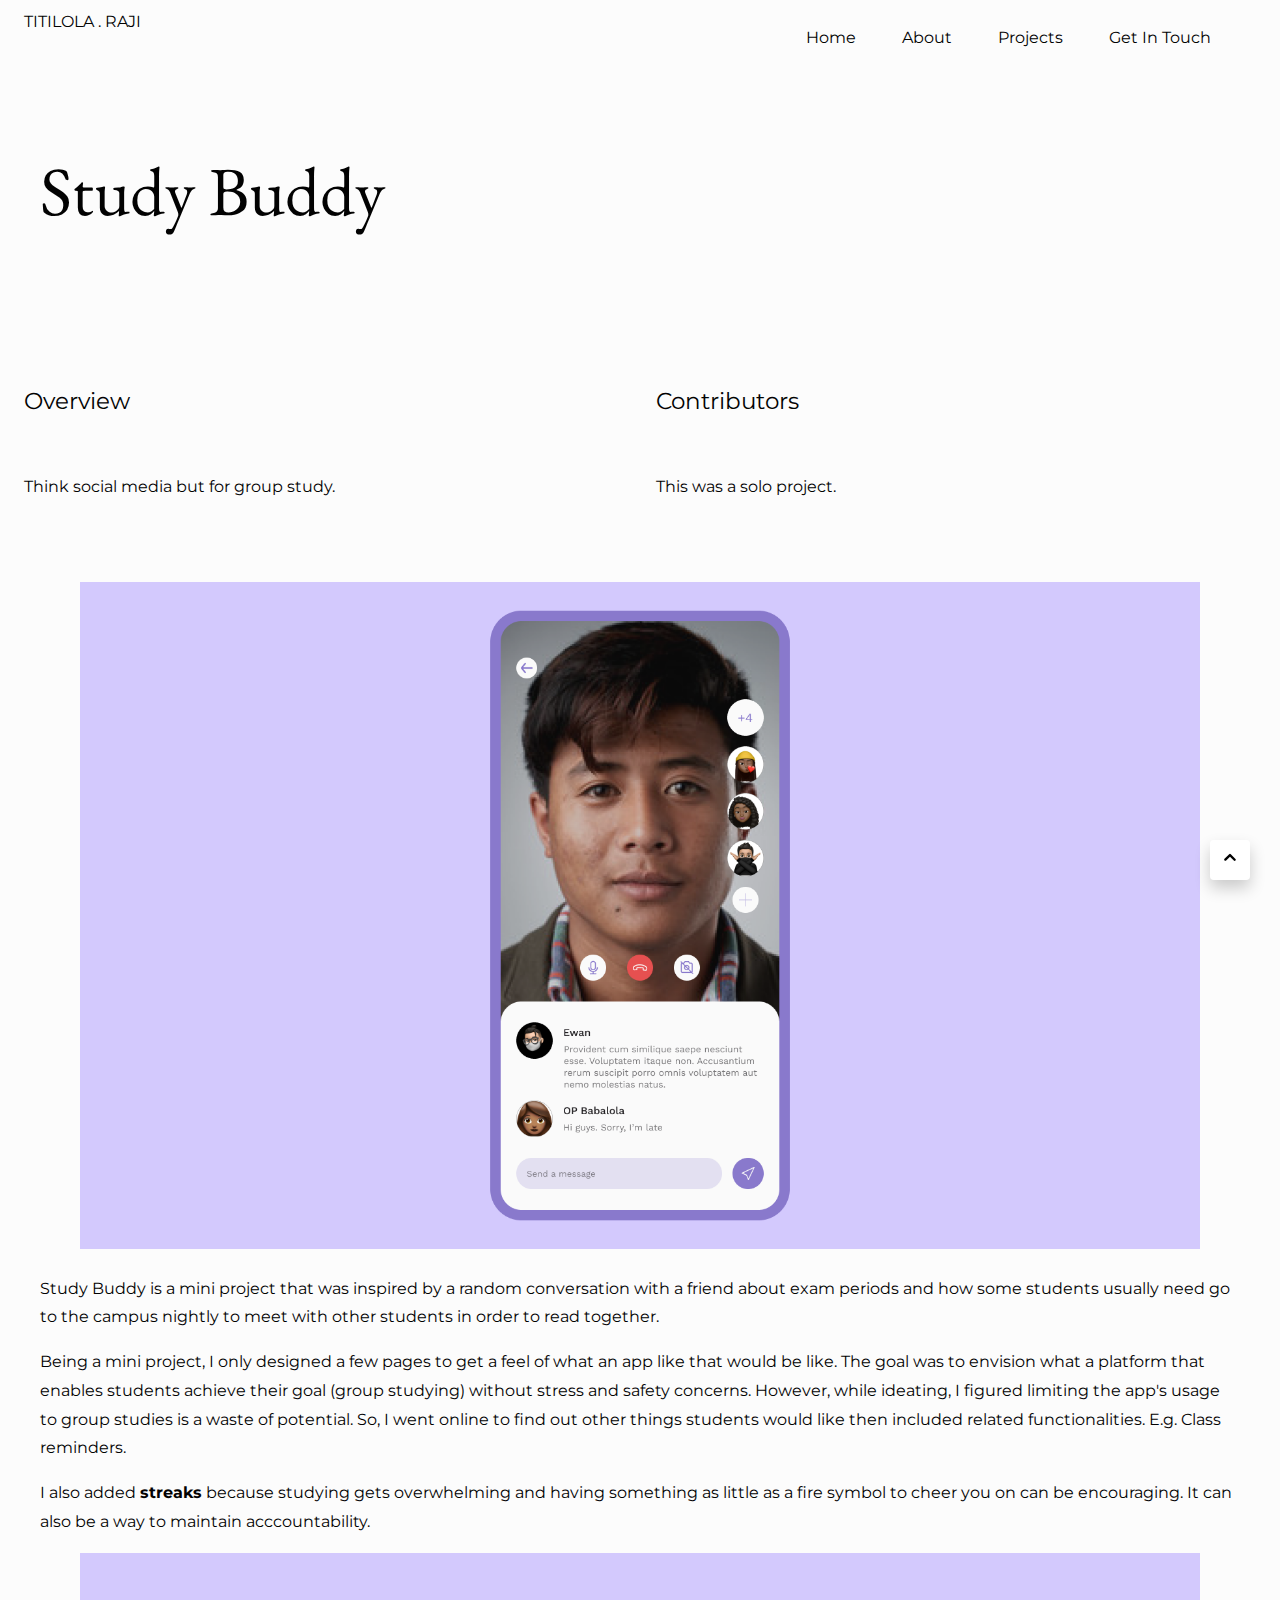
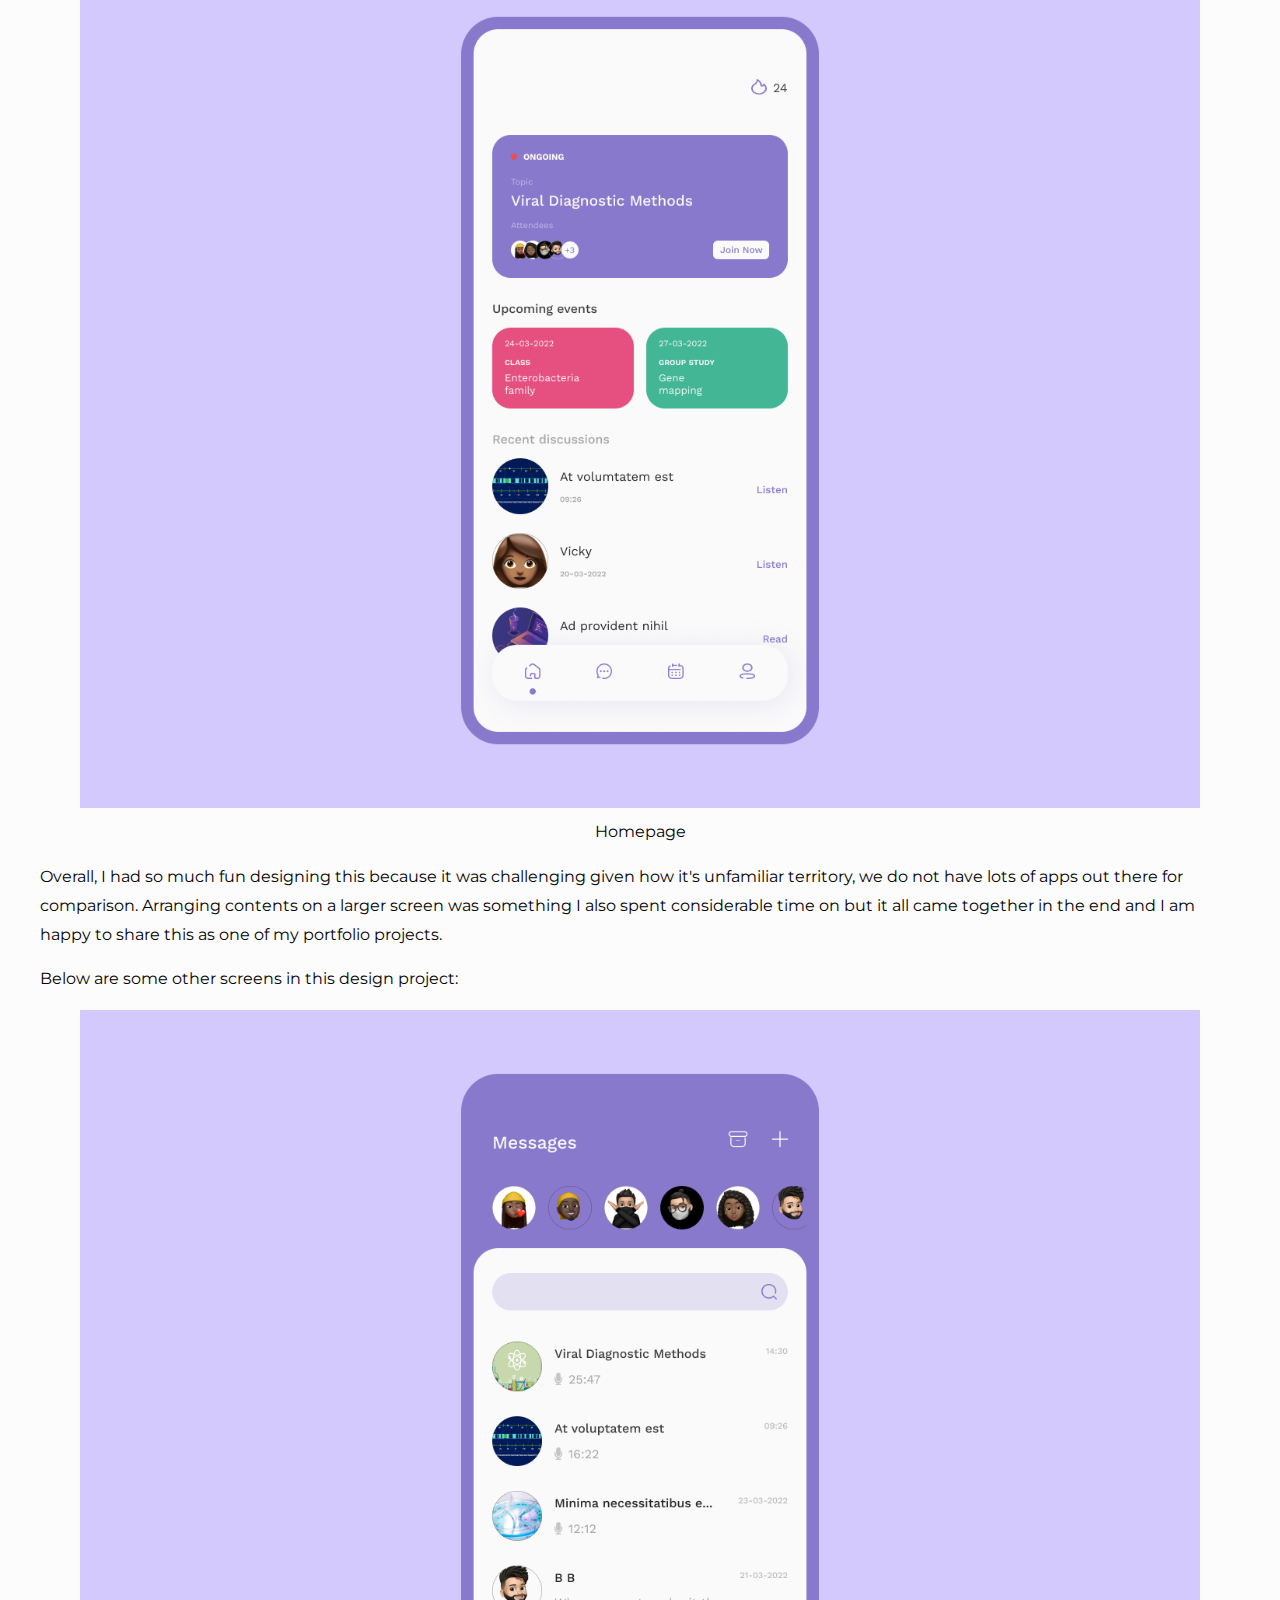
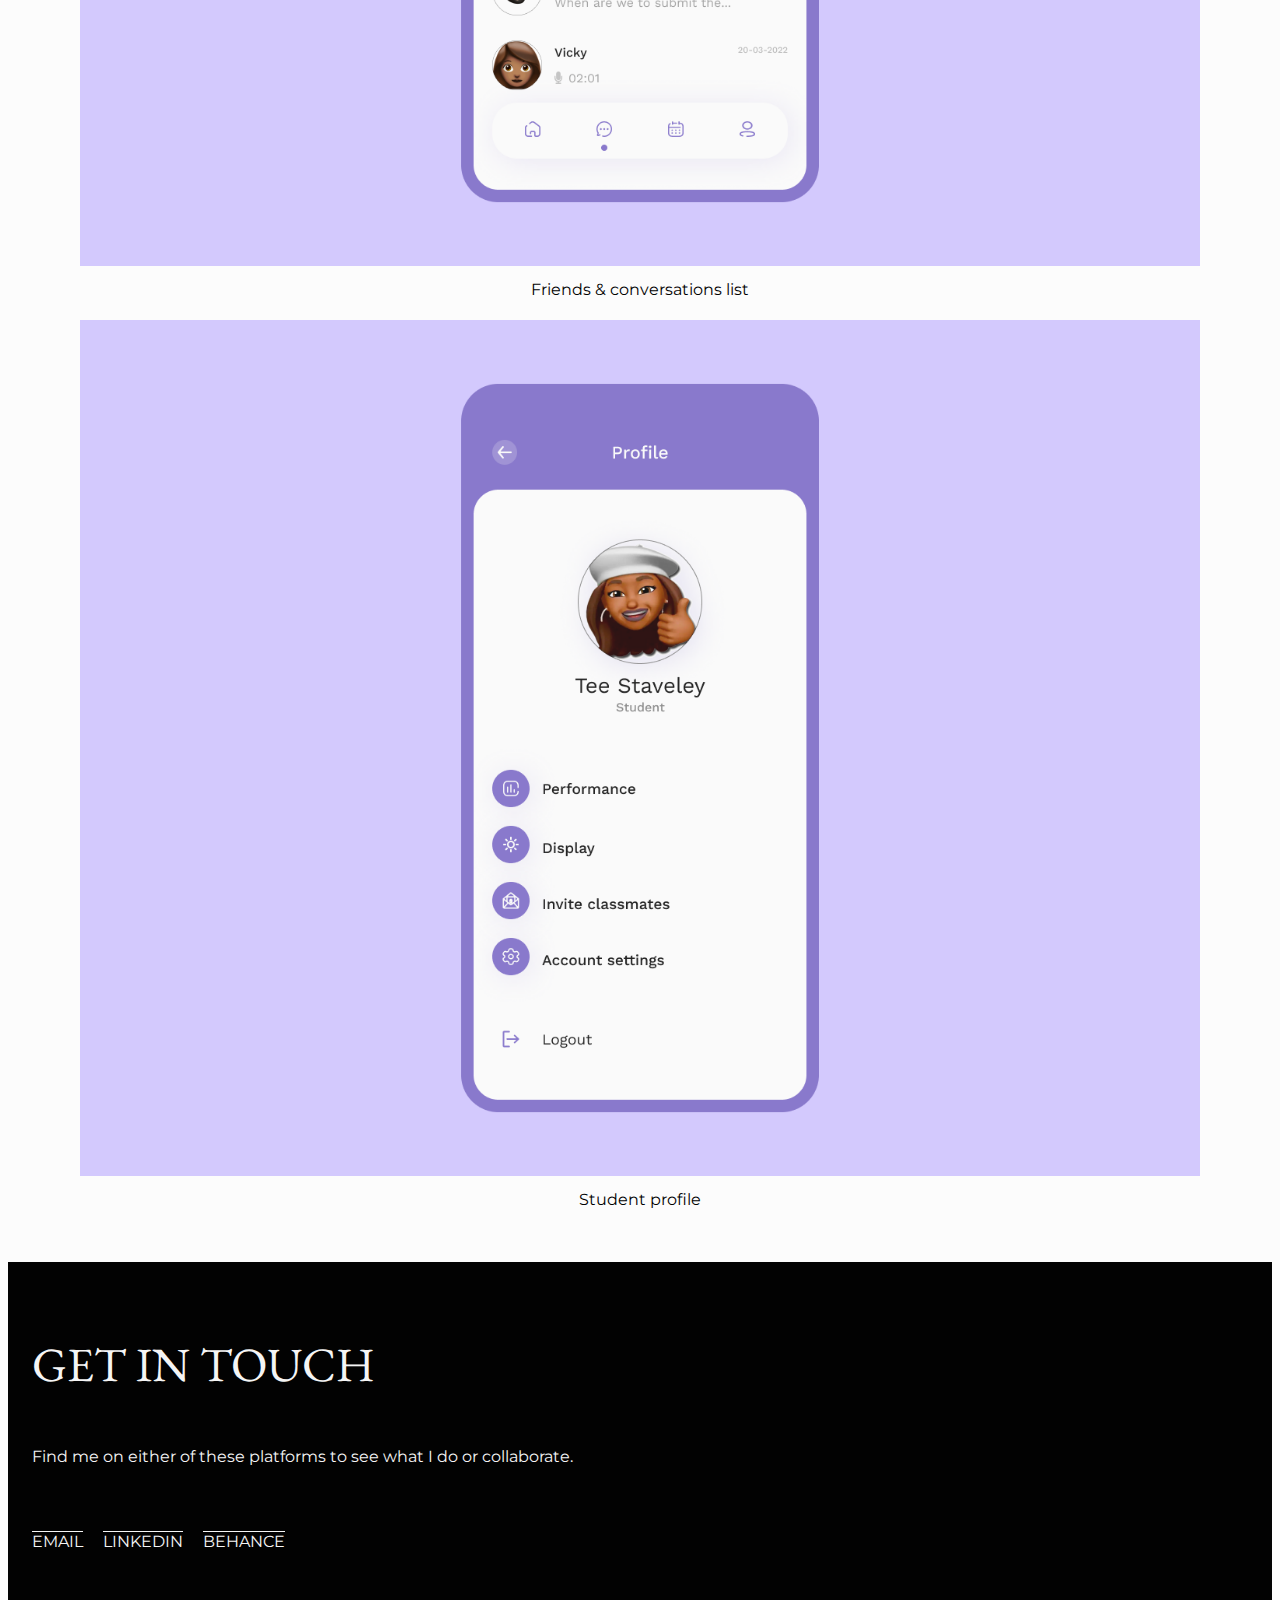
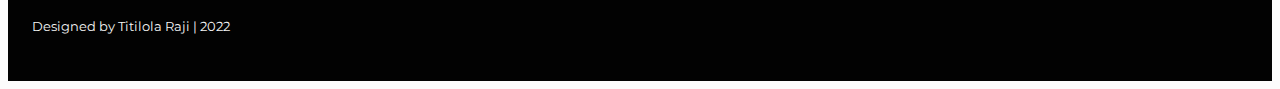
<file: studybuddy.html>
<!DOCTYPE html>
<html lang="en">
    <head>
        <meta charset="UTF-8">
        <meta name="viewport" content="width=device-width, initial-scale=1.0">
        <title>Projects | Study Buddy</title>
        <link href="https://fonts.googleapis.com/css2?family=EB+Garamond&display=swap" rel="stylesheet">
        <link href="https://fonts.googleapis.com/css2?family=Montserrat&display=swap" rel="stylesheet">
        <link rel="stylesheet" href="project.css">
      </head>
      <body>
        <div class="gridcon">
            <div class="header">
                <nav>
                    <div class="logo">TITILOLA . RAJI</div>
                    <label for="btn" class="icon">
                        <span class="fa fa-bars"></span>
                    </label>
                    <input type="checkbox" id="btn">
                    <ul>
                        <li><a href="index.html">Home</a></li>
                        <li><a href="about.html">About</a></li>
                        <li>
                            <label for="btn-1" class="show">Projects +</label>
                            <a href="">Projects</a>
                            <input type="checkbox" id="btn-1">
            
                            <ul>
                                <li><a href="steep.html">Steep</a></li>
                                <li><a href="nourisha.html">Nourisha</a></li>
                                <li><a href="activewearng.html">ActiveWear Ng</a></li>
                                <li><a href="studybuddy.html">Study Buddy</a></li>
                            </ul>
                        </li>
                        <li><a href="#contact">Get In Touch</a></li>
                    </ul>
                  </nav>  
            </div>

<button onclick="window.location.href='#top';"><img src="images/up-chevron.svg" alt="back to top icon"></button>

            <div class="title">
                  <section>
                <h1 class="easeOut">Study Buddy</h1>
                  </section>
            </div>
            
            <div class="menu">
                
<h6>Overview</h6>
<p>Think social media but for group study.</p>
</div>

            <div class="aside">
                <h6>Contributors</h6>
                <p>This was a solo project.
                </p>
            </div>

            <div class="main">
                <article>
                    <figure>
                        <img src="images/study-buddy-project-banner.png" alt="this image serves as the project banner. A video chat is ongoing on this screen">
                    </figure> 
                    
<p>Study Buddy is a mini project that was inspired by a random conversation with a friend about exam periods and how some students usually need go to the campus nightly to meet with other students in order to read together.</p>

                    <p>Being a mini project, I only designed a few pages to get a feel of what an app like that would be like.
                        The goal was to envision what a platform that enables students achieve their goal (group studying) without stress and safety concerns. However, while ideating, I figured limiting the app&apos;s usage to group studies is a waste of potential. So, I went online to find out other things students would like then included related functionalities. E.g. Class reminders.</p>
                    
                        <p>I also added <strong>streaks</strong> because studying gets overwhelming and having something as little as a fire symbol to cheer you on can be encouraging. It can also be a way to maintain acccountability.</p>
                        
                        <figure>
                            <img class="content" src="images/study-buddy-homepage.png" alt="this image is of the study buddy homepage screen. It gives shows the ongoing discussion, some upcoming discussions and a list of past discussions">
                            <figcaption>Homepage</figcaption>
                        </figure>

                        <p>Overall, I had so much fun designing this because it was challenging given how it&apos;s unfamiliar territory, we do not have lots of apps out there for comparison. Arranging contents on a larger screen was something I also spent considerable time on but it all came together in the end and I am happy to share this as one of my portfolio projects.</p>
                        <p>Below are some other screens in this design project:</p>
              
                        <figure>
                            <img class="content" src="images/study-buddy-conversation-list.png" alt="this image is that of a screen displaying a list of buddies and past conversations ">
                            <figcaption>Friends &amp; conversations list</figcaption>
                        </figure>
              
                        <figure>
                            <img class="content" src="images/study-buddy-student-profile.png" alt="this is an image showing the student profile, it contains a profile picture and options that can be used to track performance and send invitation to other students">
                            <figcaption>Student profile</figcaption>
                        </figure>

                    </article>
            </div>

            <div class="footer">
                <footer id="contact">
                    <h3>GET IN TOUCH</h3>
                        <p>Find me on either of these platforms to see what I do or collaborate.</p>
                        <div class="contact-info">
                        <a href="mailto:titiniolaraji@gmail.com">EMAIL</a>
                        <a href="https://www.linkedin.com/in/titilola-raji-a7628b23a/" target="_blank">LINKEDIN</a>
                        <a href="https://www.behance.net/titilolaraji1">BEHANCE</a>
                        </div>
                        <p><small>Designed by Titilola Raji | 2022</small></p>
            </footer>
            </div>
        </div>
      </body>
      </html>
</file>
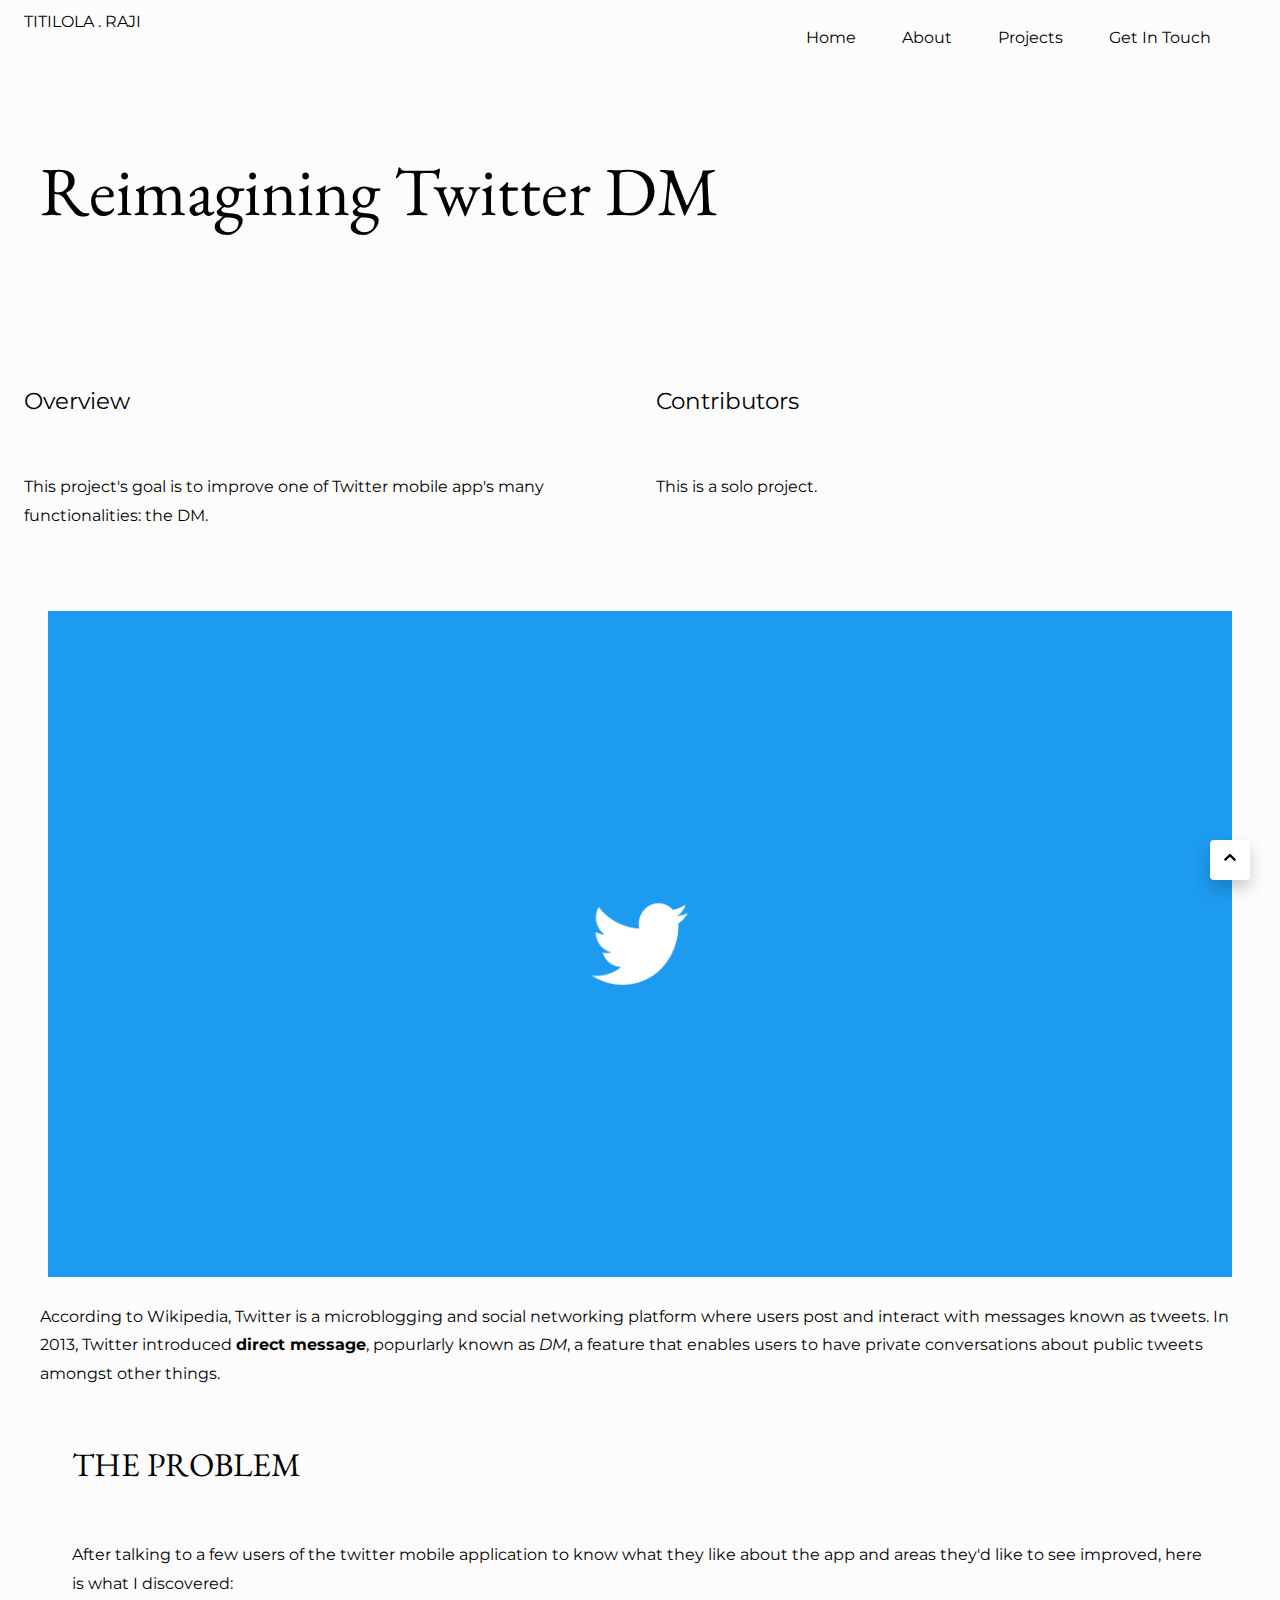
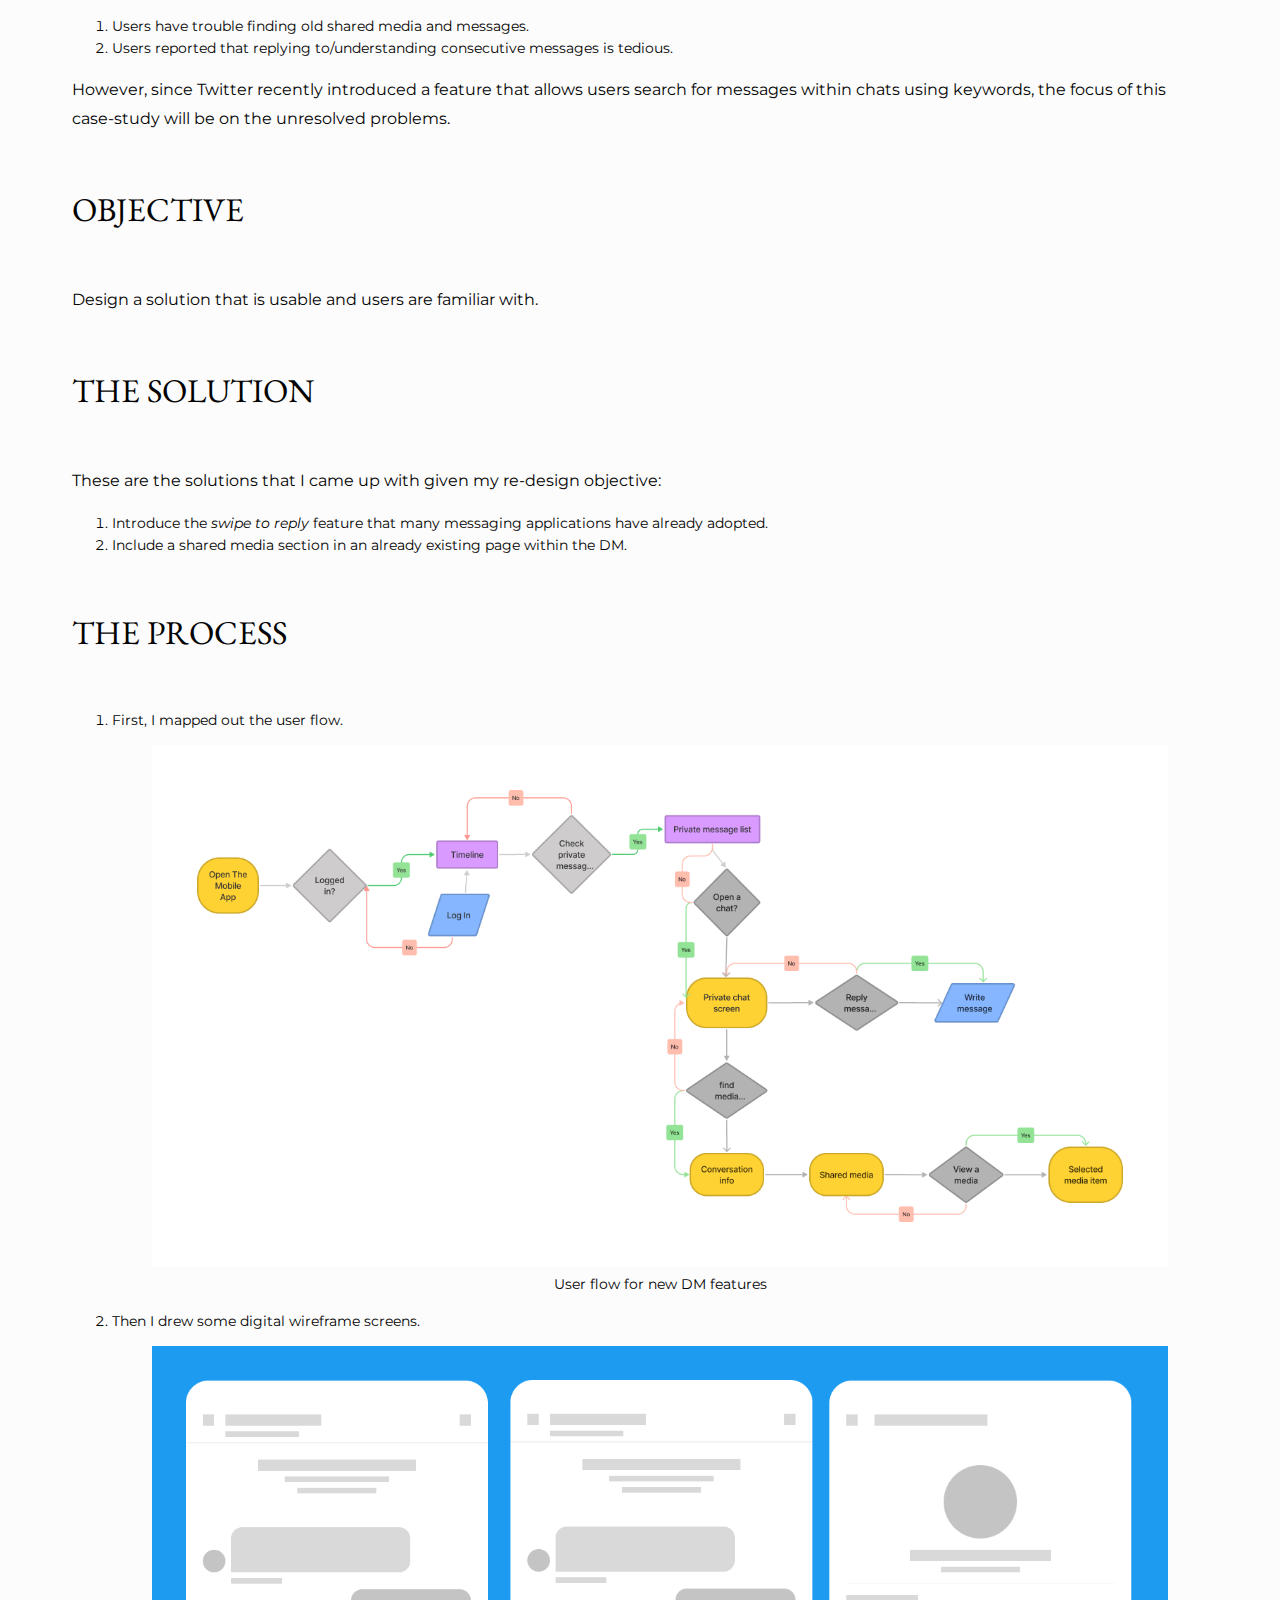
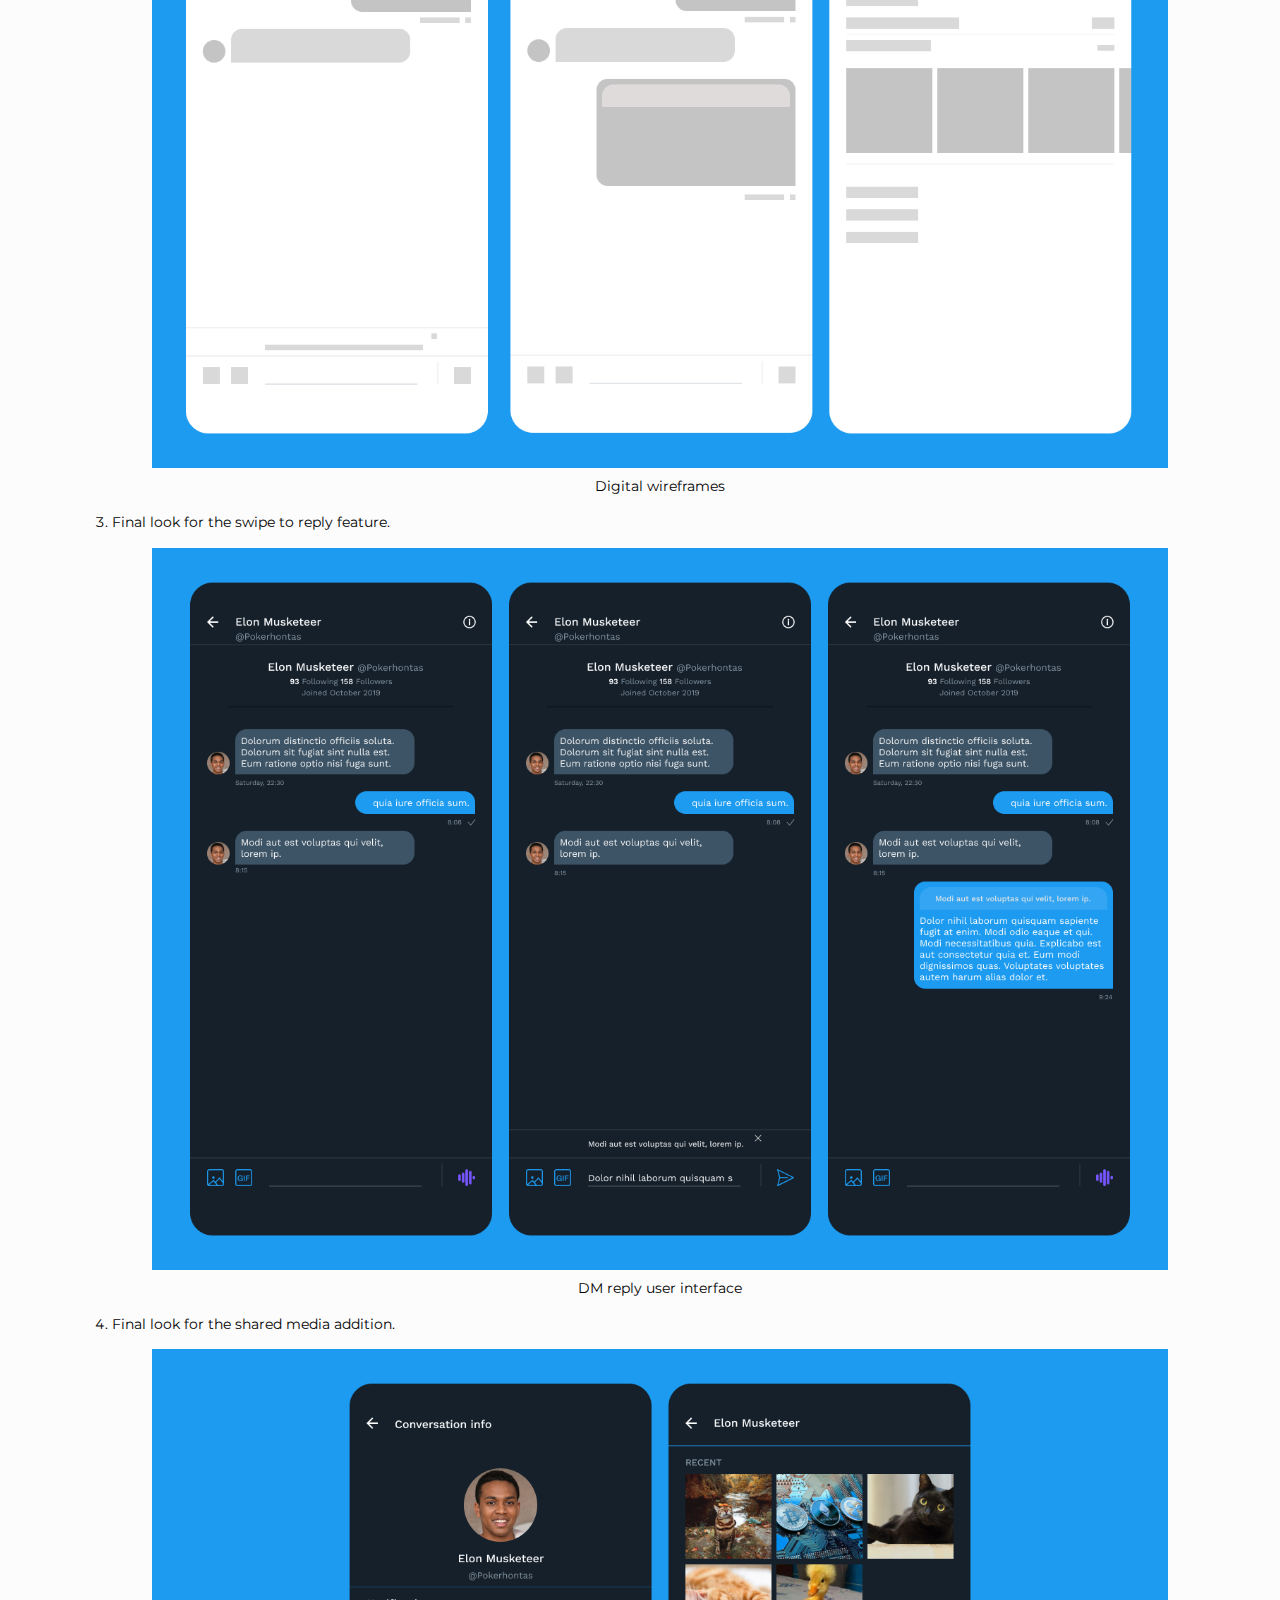
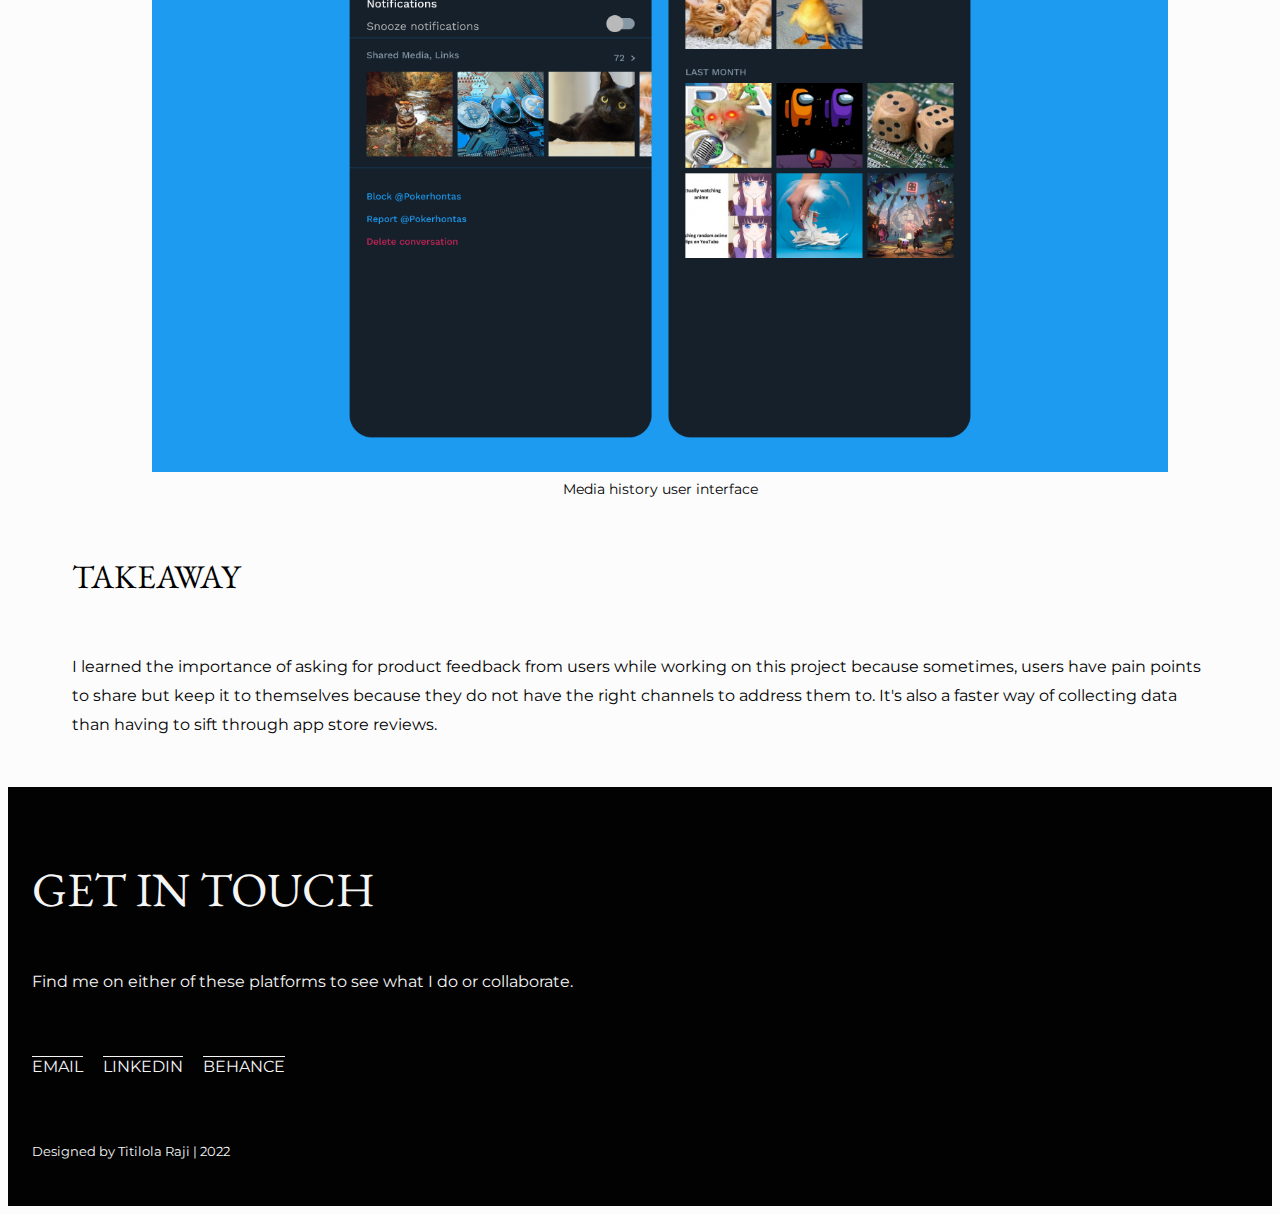
<file: twitter-dm-re-design.html>
<!DOCTYPE html>
<html lang="en">
    <head>
        <meta charset="UTF-8">
        <meta name="viewport" content="width=device-width, initial-scale=1.0">
        <title>Projects | Reimagining Twitter DM</title>
        <link href="https://fonts.googleapis.com/css2?family=EB+Garamond&display=swap" rel="stylesheet">
        <link href="https://fonts.googleapis.com/css2?family=Montserrat&display=swap" rel="stylesheet">
<link rel="stylesheet" href="project.css">
      </head>
      <body>
        <div class="gridcon">
            <div class="header">
              <nav>
                <div class="logo">TITILOLA . RAJI</div>
                <label for="btn" class="icon">
                    <span class="fa fa-bars"></span>
                </label>
                <input type="checkbox" id="btn">
                <ul>
                    <li><a href="index.html">Home</a></li>
                    <li><a href="about.html">About</a></li>
                    <li>
                        <label for="btn-1" class="show">Projects +</label>
                        <a href="">Projects</a>
                        <input type="checkbox" id="btn-1">
        
                        <ul>
                            <li><a href="sittrs.html">Sittrs</a></li>
                            <li><a href="nourisha.html">Nourisha</a></li>
                            <li><a href="twitter-dm-re-design.html">Reimagining...</a></li>
                            <li><a href="studybuddy.html">Study Buddy</a></li>
                        </ul>
                    </li>
                    <li><a href="#contact">Get In Touch</a></li>
                </ul>
              </nav>  
            </div>

<button onclick="window.location.href='#top';"><img src="images/up-chevron.svg" alt="back to top icon"></button>
            
            <div class="title">
                  <section>
                <h1 class="easeOut">Reimagining Twitter DM</h1>
                  </section>
            </div>
            
            <div class="menu">
                
<h6>Overview</h6>
<p>This project&apos;s goal is to improve  one of Twitter mobile app&apos;s many functionalities: the DM.</p>
</div>

            <div class="aside">
                <h6>Contributors</h6>
                <p>This is a solo project.</p>
            </div>

            <div class="main">
                    <figure>
                        <img src="images/Twitter-banner.png" alt="twitter logo">
                    </figure> 
                    <article>
                    <p>According to Wikipedia, Twitter is a microblogging and social networking platform where users post and interact with messages known as tweets. In 2013, Twitter introduced <b>direct message</b>, popurlarly known as <i>DM</i>, a feature that enables users to have private conversations about public tweets amongst other things.</p>
                      
                    <section>
                        <h5>THE PROBLEM</h5>
                      <p>After talking to a few users of the twitter mobile application to know what they like about the app and areas they'd like to see improved, here is what I discovered:</p>
                      <ol>
                          <li>Users have trouble finding old shared media and messages.</li>
                          <li>Users reported that replying to/understanding consecutive messages is tedious.</li>
                      </ol>

                      <p>However, since Twitter recently introduced a feature that allows users search for messages within chats using keywords, the focus of this case-study will be on the unresolved problems.</p>
                    </section>

                      <section>
                      <h5>OBJECTIVE</h5>
                      <p>Design a solution that is usable and users are familiar with.</p>
                      </section>

                      <section>
                      <h5>THE SOLUTION</h5>
                      <p>These are the solutions that I came up with given my re-design objective:</p>
                      <ol>
                          <li>Introduce the <em>swipe to reply</em> feature that many messaging applications have already adopted.</li>
                          <li>Include a shared media section in an already existing page within the DM.</li>
                      </ol>
              </section>

              <section>
                      <h5>THE PROCESS</h5>
                      <ol>
                          <li>First, I mapped out the user flow. <figure><img src="images/User-flow.png" alt="user flow">
                        <figcaption>User flow for new DM features</figcaption></figure></li>

                          <li>Then I drew some digital wireframe screens.<figure><img src="images/twitter-wireframe.png" alt="re-design wireframe">
                        <figcaption>Digital wireframes</figcaption></figure></li>

                          <li>Final look for the swipe to reply feature.<figure><img src="images/twitte-DM-reply-feature.png" alt="chat reply interface">
                        <figcaption>DM reply user interface</figcaption></figure></li>

                          <li>Final look for the shared media addition.<figure><img src="images/twitter-media-history.png" alt="shared media interface">
                        <figcaption>Media history user interface</figcaption></figure></li>
                      </ol>
              </section>

              <section>
                      <h5>TAKEAWAY</h5>
                      <p>I learned the importance of asking for product feedback from users while working on this project because sometimes, users have pain points to share but keep it to themselves because they do not have the right channels to address them to. It's also a faster way of collecting data than having to sift through app store reviews.</p>
                    </section>
                    </article>
            </div>

            <div class="footer">
                <footer id="contact">
                    <h3>GET IN TOUCH</h3>
                        <p>Find me on either of these platforms to see what I do or collaborate.</p>
                        <div class="contact-info">
                        <a href="mailto:titiniolaraji@gmail.com">EMAIL</a>
                        <a href="https://www.linkedin.com/in/titilola-raji-a7628b23a/" target="_blank">LINKEDIN</a>
                        <a href="https://www.behance.net/titilolaraji1">BEHANCE</a>
                        </div>
                        <p><small>Designed by Titilola Raji | 2022</small></p>
            </footer>
            </div>
        </div>
      </body>
      </html>
</file>
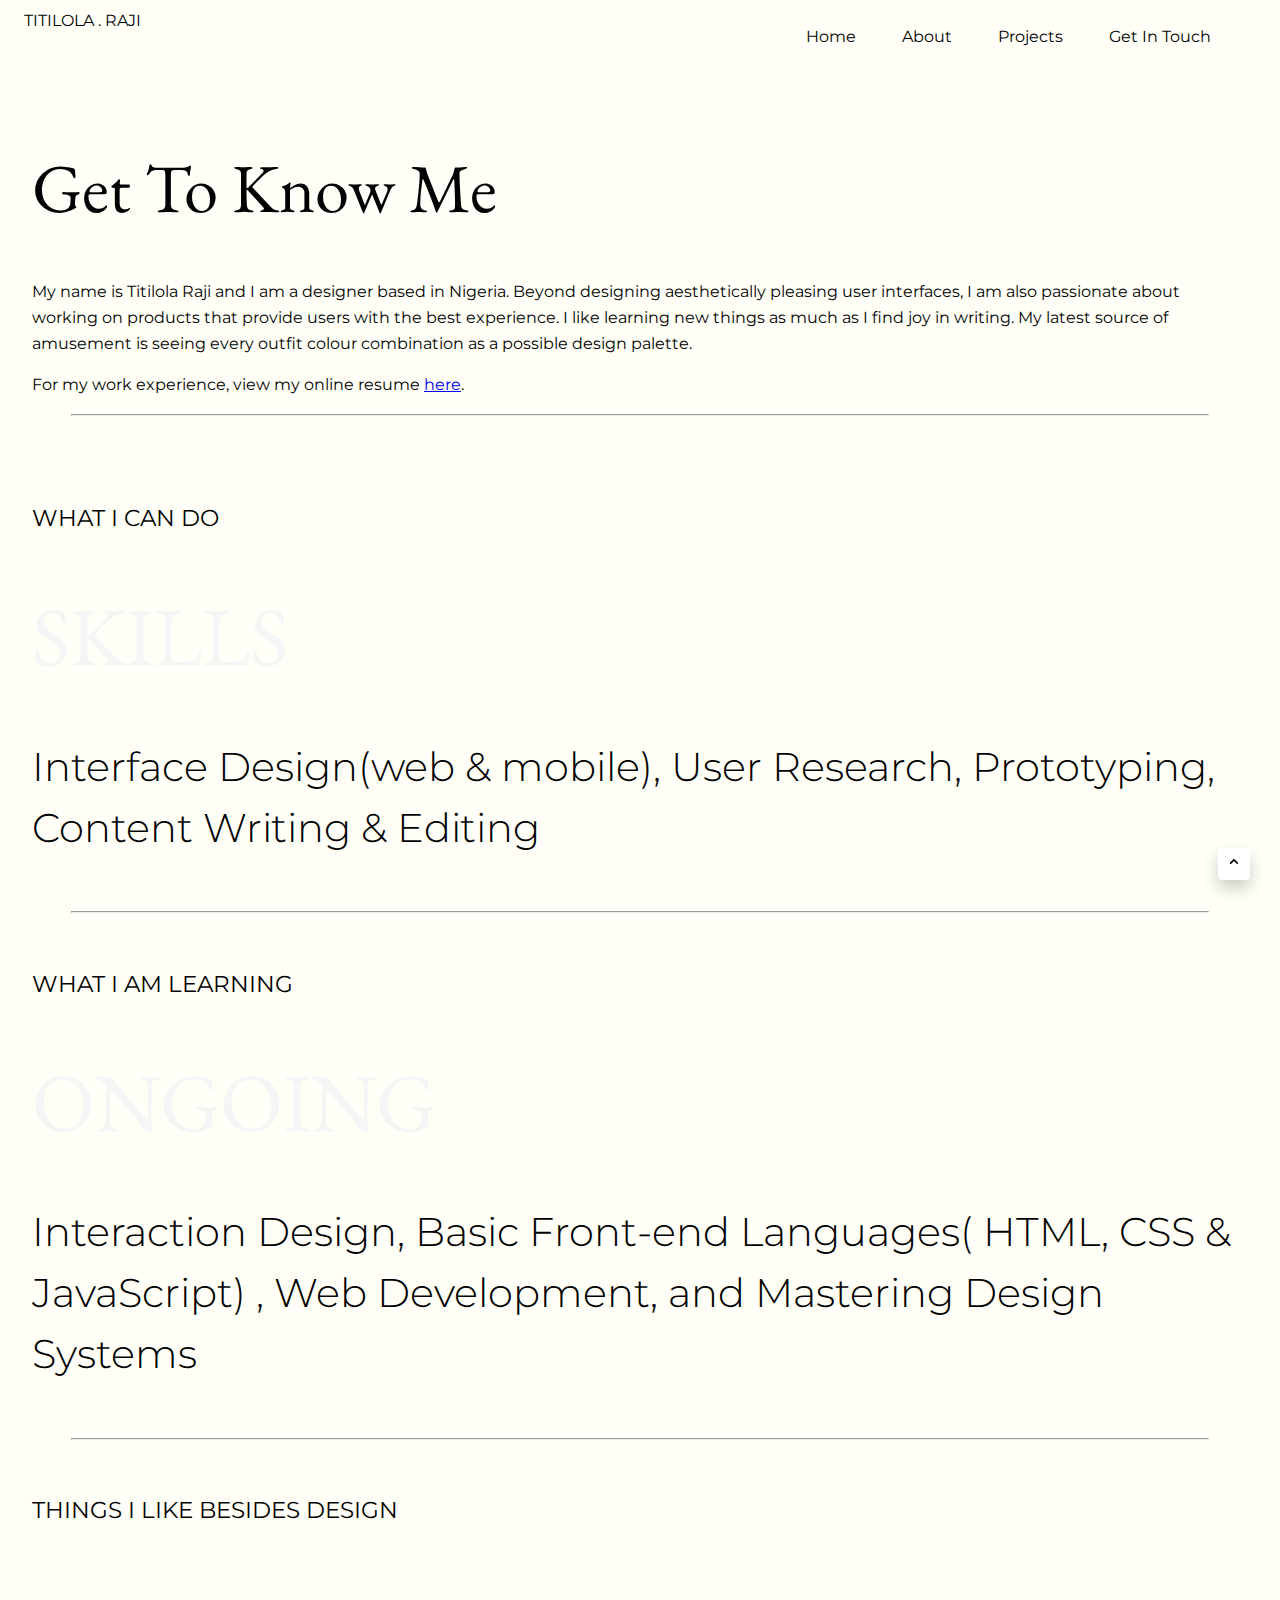
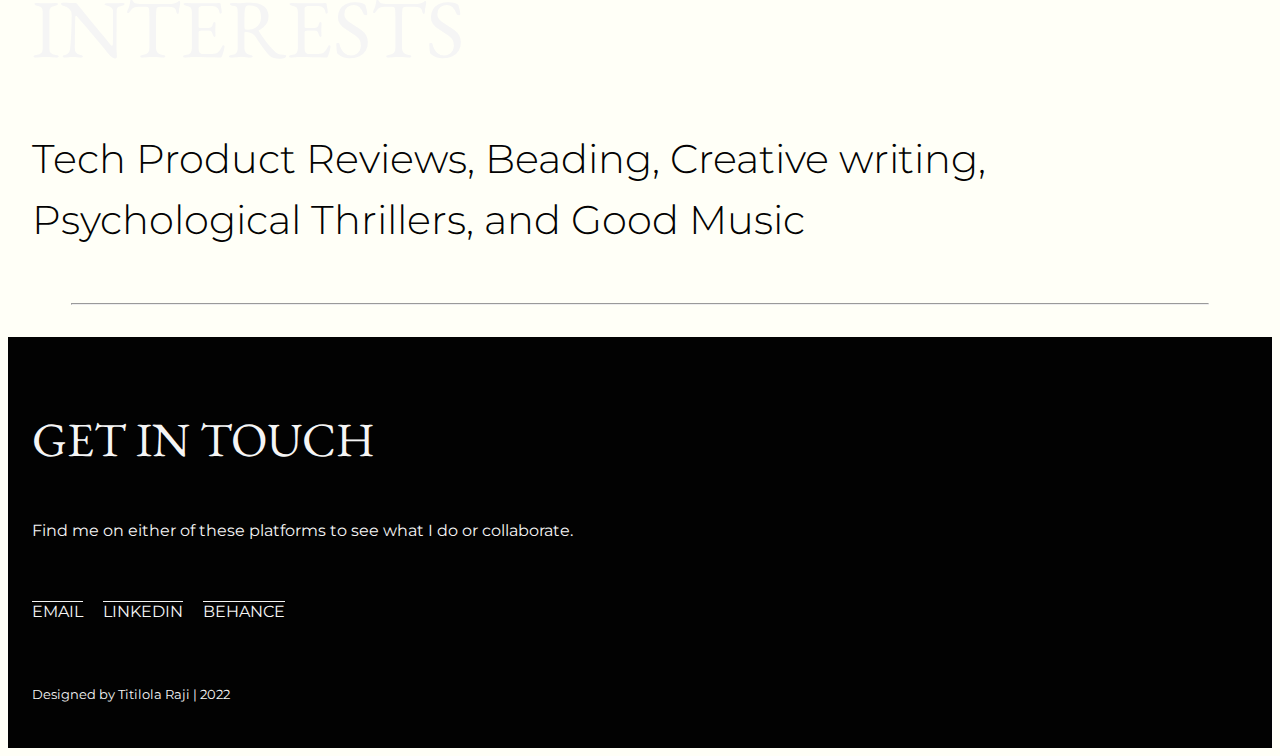
<file: GitHub/about.html>
<!DOCTYPE html>
<html lang="en">
    <head>
        <meta charset="UTF-8">
        <meta name="viewport" content="width=device-width, initial-scale=1.0">
        <title>About</title>
        <link rel="stylesheet" href="https://cdnjs.cloudflare.com/ajax/libs/font-awesome/4.7.0/css/font-awesome.min.css">
        <link href="https://fonts.googleapis.com/css2?family=EB+Garamond&display=swap" rel="stylesheet">
        <link href="https://fonts.googleapis.com/css2?family=Montserrat&display=swap" rel="stylesheet">
    <link rel="stylesheet" href="style.css">
    </head>

    <body>
        <div class="gridcon">
            <div class="header">
                <nav>
                    <div class="logo">TITILOLA . RAJI</div>
                    <label for="btn" class="icon">
                        <span class="fa fa-bars"></span>
                    </label>
                    <input type="checkbox" id="btn">
                    <ul>
                        <li><a href="index.html">Home</a></li>
                        <li><a href="about.html">About</a></li>
                        <li>
                            <label for="btn-1" class="show">Projects +</label>
                            <a href="">Projects</a>
                            <input type="checkbox" id="btn-1">
            
                            <ul>
                                <li><a href="sittrs.html">Sittrs</a></li>
                                <li><a href="nourisha.html">Nourisha</a></li>
                                <li><a href="twitter-dm-re-design.html">Reimagining...</a></li>
                                <li><a href="studybuddy.html">Study Buddy</a></li>
                            </ul>
                        </li>
                        <li><a href="#contact">Get In Touch</a></li>
                    </ul>
                  </nav>  
            </div>

<button onclick="window.location.href='#top';"><img src="images/up-chevron.svg" alt="back to top icon"></button>

            <div class="section1">
                <section>
<h1 class="easeOut">Get To Know Me</h1>
<p>My name is Titilola Raji and I am a designer based in Nigeria. Beyond designing aesthetically pleasing user interfaces, I am also passionate about working on products that provide users with the best experience. I like learning new things as much as I find joy in writing. My latest source of amusement is seeing every outfit colour combination as a possible design palette.</p>
<p>For my work experience, view my online resume <a href="https://docs.google.com/document/u/0/d/1foFjPaRxDOnuHXFQiJNIvMk9jznkh2ZL2haKrf8y6zY/mobilebasic" target="_blank">here</a>.</p>
</section>
<hr>
            </div>
            <div class="section2">

<!-- Skills -->

                <section>
                    <h6>WHAT I CAN DO</h6>
                    <h1 class="maxi">SKILLS</h1>
                    <h4>Interface Design(web &amp; mobile), User Research, Prototyping, Content Writing &amp; Editing</h4>
                    </section>
                    <hr>

<!-- Work in progress -->

                    <section>
                        <h6>WHAT I AM LEARNING</h6>
                        <h1 class="maxi">ONGOING</h1>
                        <h4>Interaction Design, Basic Front-end Languages( HTML, CSS &amp; JavaScript) , Web Development, and Mastering Design Systems</h4>
                        </section>
                        <hr>

<!-- Interests -->

                        <section>
                            <h6>THINGS I LIKE BESIDES DESIGN</h6>
                            <h1 class="maxi">INTERESTS</h1>
                            <h4>Tech Product Reviews, Beading, Creative writing, Psychological Thrillers, and Good Music</h4>
                            </section>
                            <hr>
                            
            </div>

<!-- Contact information -->

            <div class="footer">
<footer id="contact">
                       <h3>GET IN TOUCH</h3>
                       <p>Find me on either of these platforms to see what I do or collaborate.</p>
                           <div class="contact-info">
                           <a href="mailto:titiniolaraji@gmail.com">EMAIL</a>
                           <a href="https://www.linkedin.com/in/titilola-raji-a7628b23a/" target="_blank">LINKEDIN</a>
                           <a href="https://www.behance.net/titilolaraji1">BEHANCE</a>
                           </div>
                           <p><small>Designed by Titilola Raji | 2022</small></p>
               </footer>
           </div>
        </div>
    </body>
    </html>
</file>
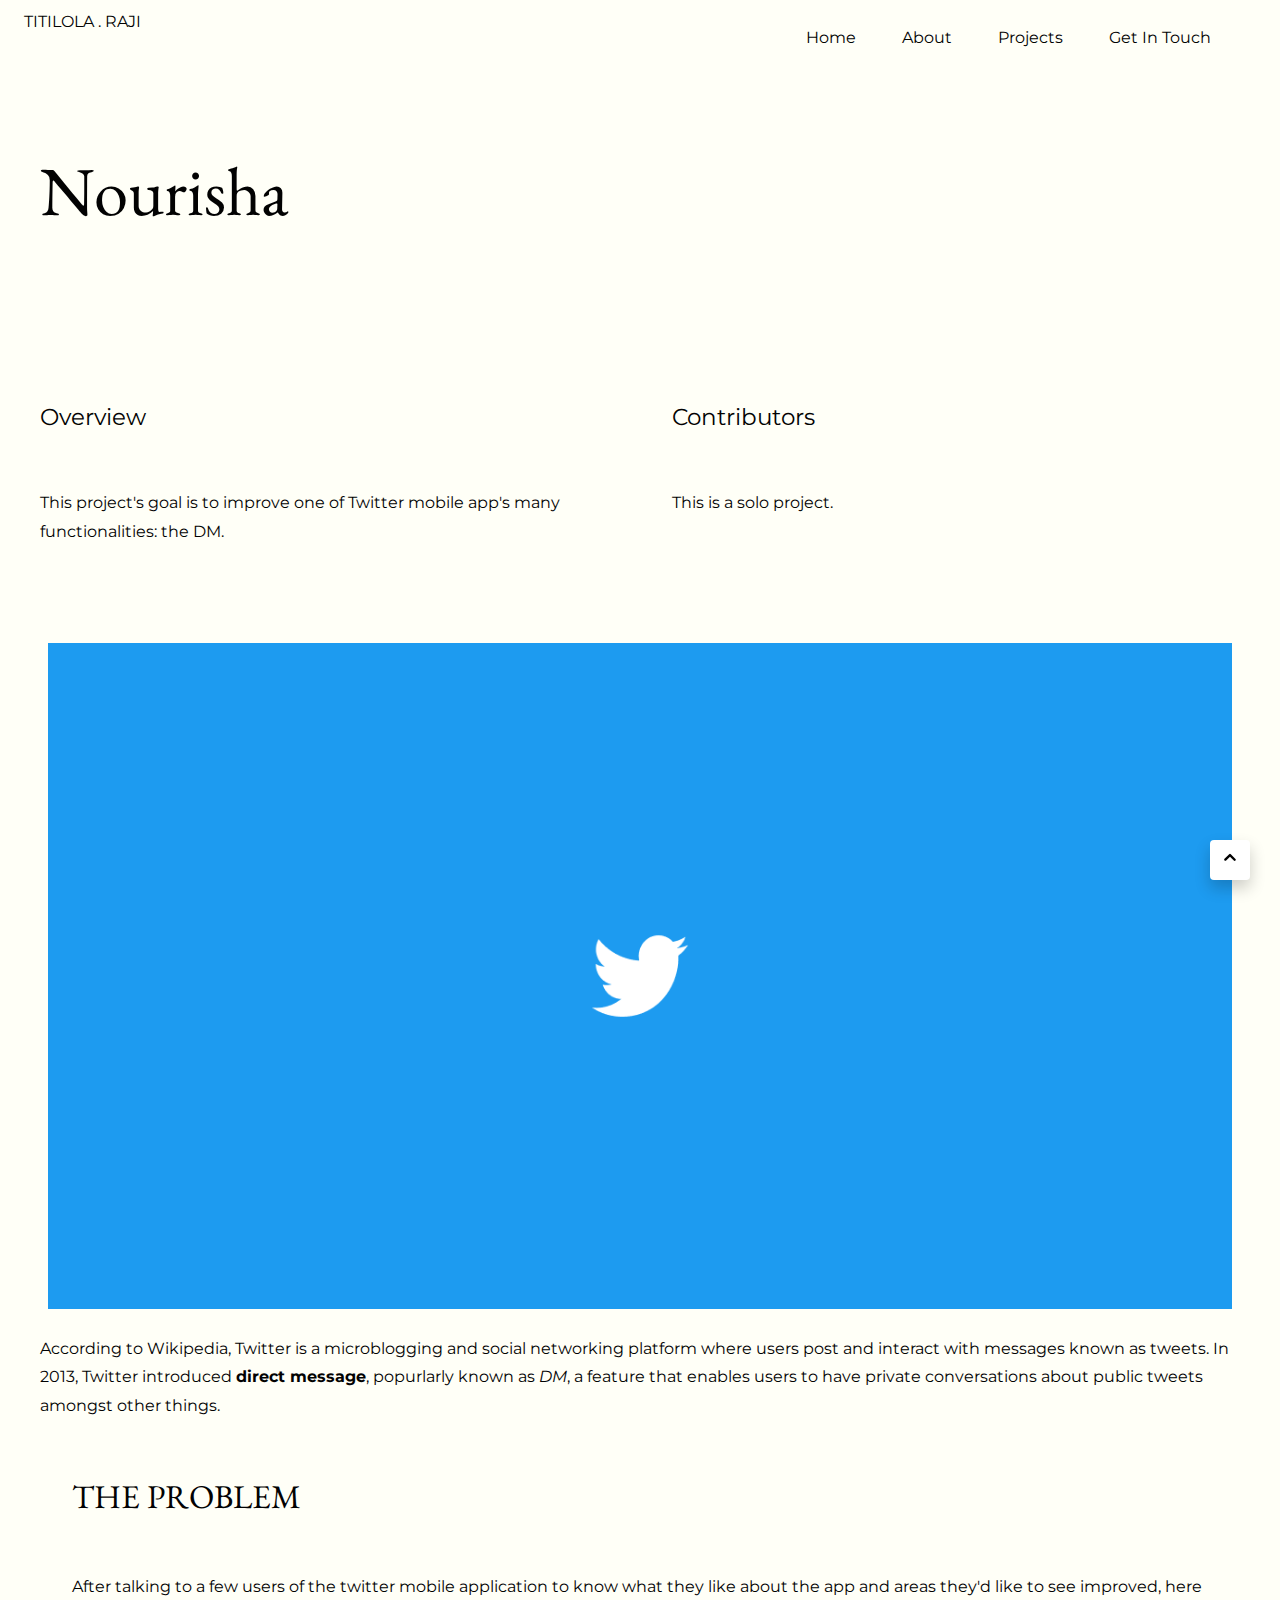
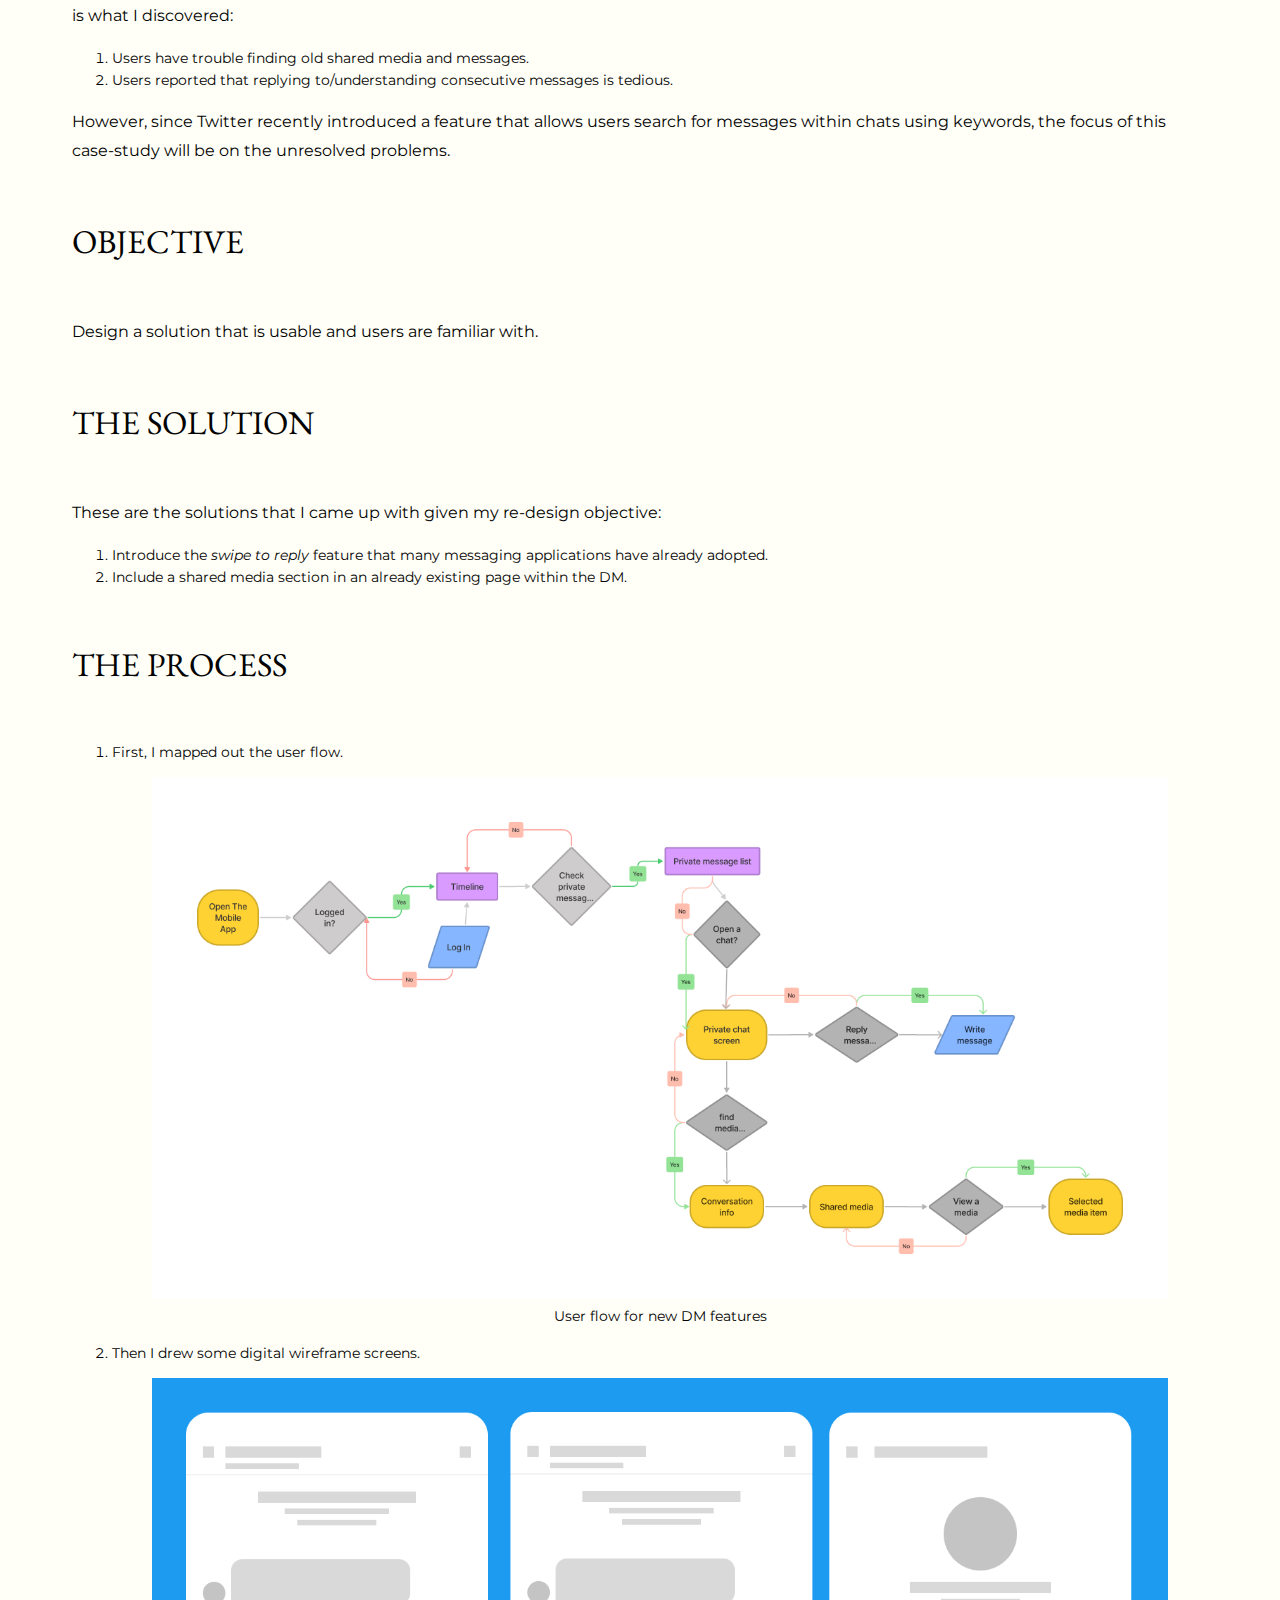
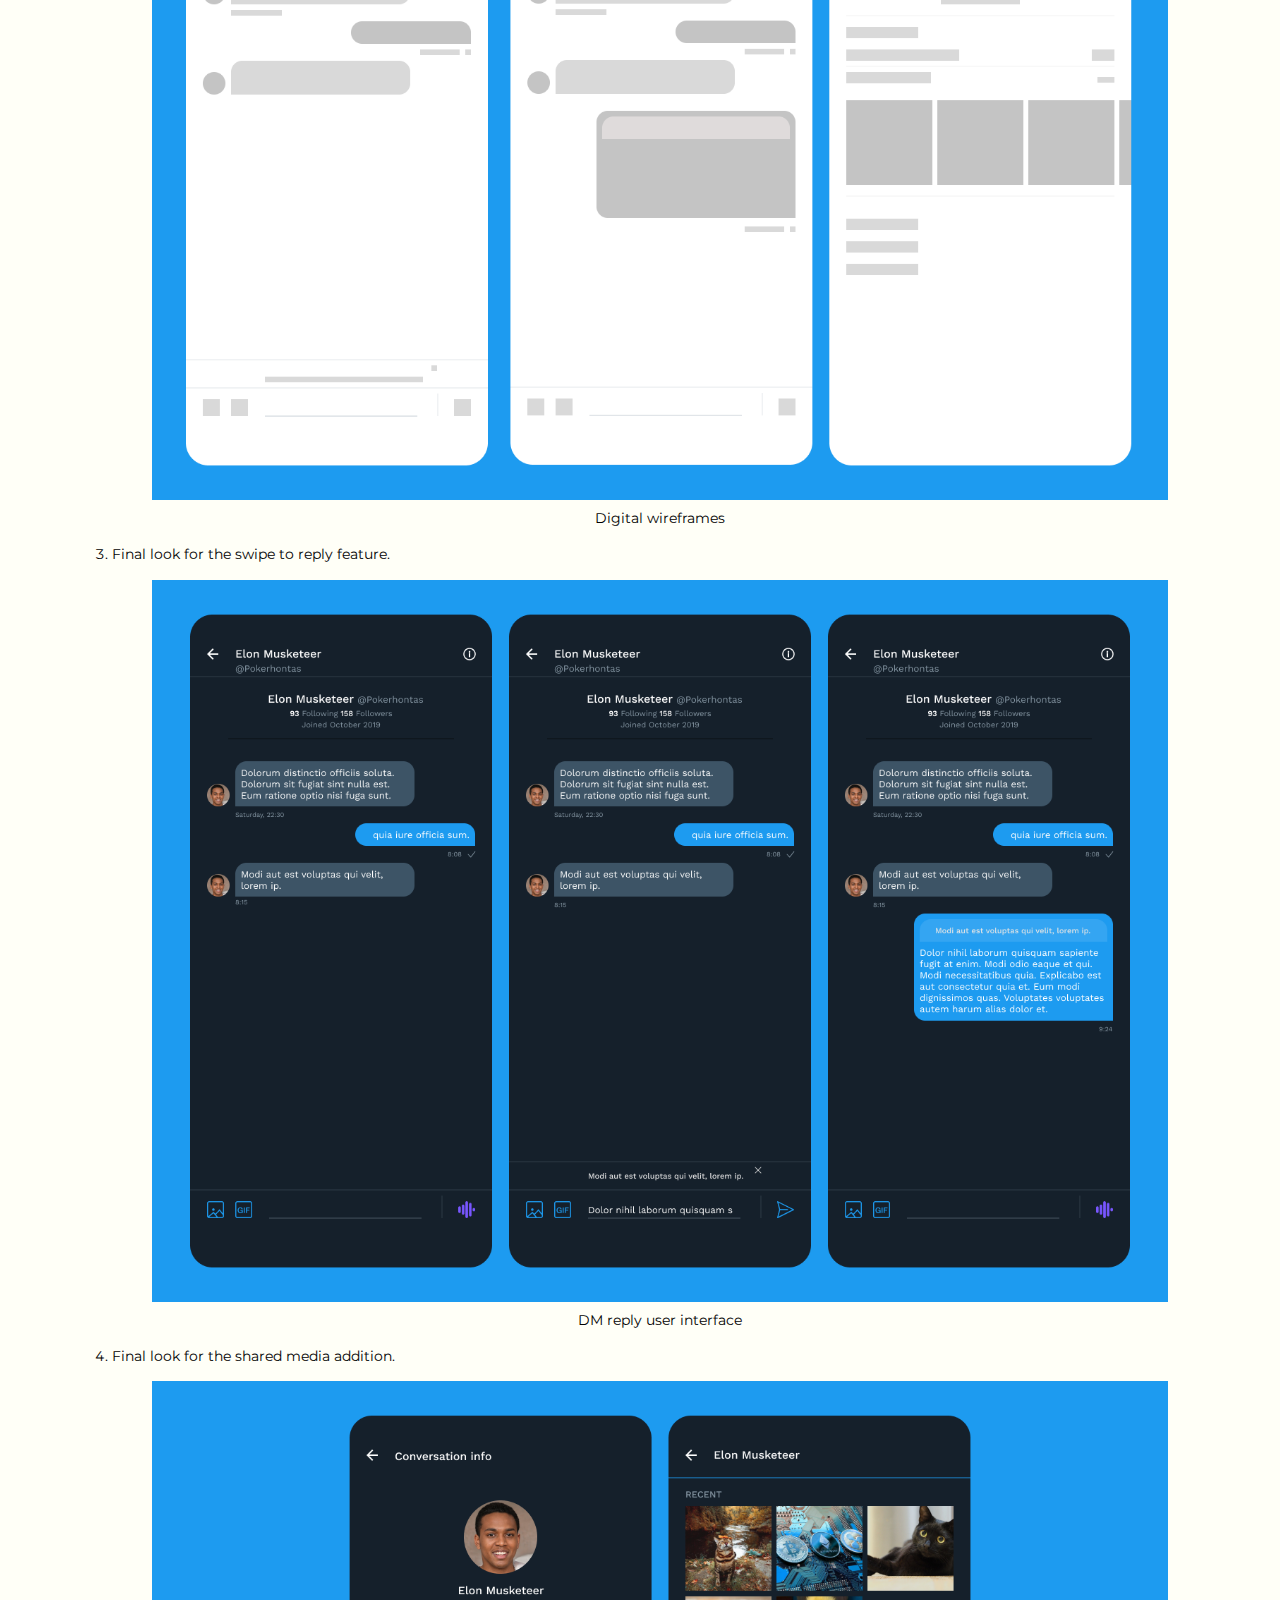
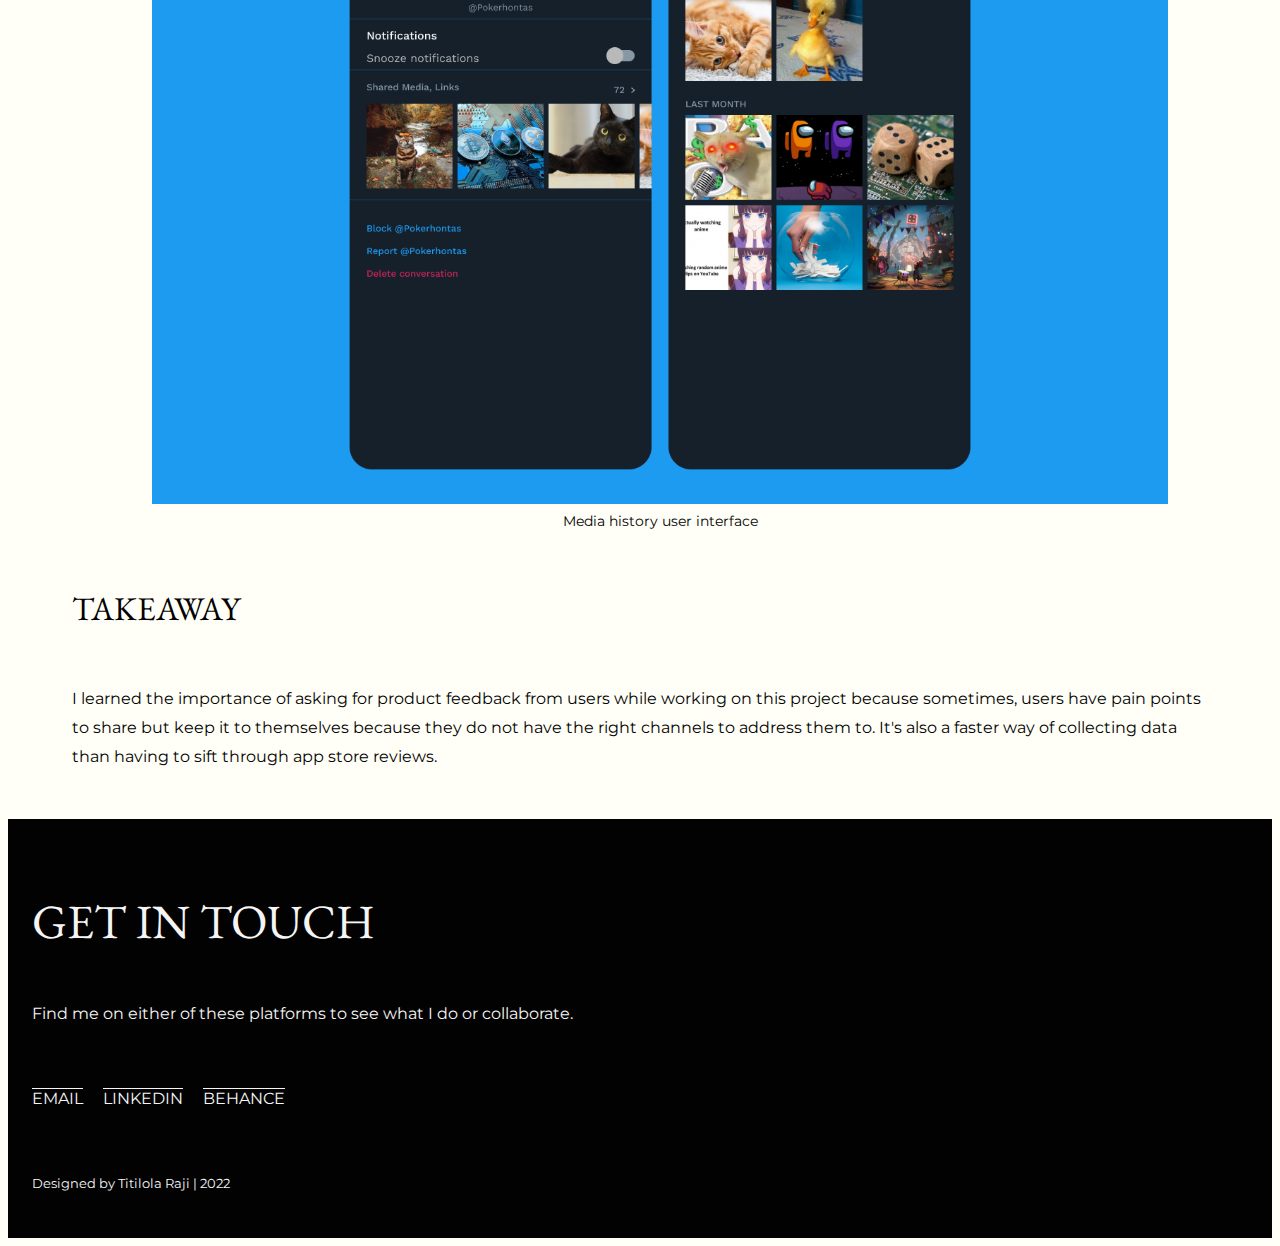
<file: GitHub/nourisha.html>
<!DOCTYPE html>
<html lang="en">
    <head>
        <meta charset="UTF-8">
        <meta name="viewport" content="width=device-width, initial-scale=1.0">
        <title>Projects | Nourisha</title>
        <link href="https://fonts.googleapis.com/css2?family=EB+Garamond&display=swap" rel="stylesheet">
        <link href="https://fonts.googleapis.com/css2?family=Montserrat&display=swap" rel="stylesheet">
<link rel="stylesheet" href="project.css">
      </head>
      <body>
        <div class="gridcon">
            <div class="header">
              <nav>
                <div class="logo">TITILOLA . RAJI</div>
                <label for="btn" class="icon">
                    <span class="fa fa-bars"></span>
                </label>
                <input type="checkbox" id="btn">
                <ul>
                    <li><a href="index.html">Home</a></li>
                    <li><a href="about.html">About</a></li>
                    <li>
                        <label for="btn-1" class="show">Projects +</label>
                        <a href="">Projects</a>
                        <input type="checkbox" id="btn-1">
        
                        <ul>
                            <li><a href="sittrs.html" id="current">Sittrs</a></li>
                            <li><a href="nourisha.html">Nourisha</a></li>
                            <li><a href="twitter-dm-re-design.html">Reimagining...</a></li>
                            <li><a href="studybuddy.html">Study Buddy</a></li>
                        </ul>
                    </li>
                    <li><a href="#contact">Get In Touch</a></li>
                </ul>
              </nav>  
            </div>

<button onclick="window.location.href='#top';"><img src="images/up-chevron.svg" alt="back to top icon"></button>

            <div class="title">
                  <section>
                <h1 class="easeOut">Nourisha</h1>
                  </section>
            </div>
            
            <div class="menu">
                
<h6>Overview</h6>
<p>This project&apos;s goal is to improve  one of Twitter mobile app&apos;s many functionalities: the DM.</p>
</div>

            <div class="aside">
                <h6>Contributors</h6>
                <p>This is a solo project.</p>
            </div>

            <div class="main">
                    <figure>
                        <img src="images/Twitter-banner.png" alt="twitter logo">
                    </figure> 
                    <article>
                    <p>According to Wikipedia, Twitter is a microblogging and social networking platform where users post and interact with messages known as tweets. In 2013, Twitter introduced <b>direct message</b>, popurlarly known as <i>DM</i>, a feature that enables users to have private conversations about public tweets amongst other things.</p>
                      
                    <section>
                        <h5>THE PROBLEM</h5>
                      <p>After talking to a few users of the twitter mobile application to know what they like about the app and areas they'd like to see improved, here is what I discovered:</p>
                      <ol>
                          <li>Users have trouble finding old shared media and messages.</li>
                          <li>Users reported that replying to/understanding consecutive messages is tedious.</li>
                      </ol>

                      <p>However, since Twitter recently introduced a feature that allows users search for messages within chats using keywords, the focus of this case-study will be on the unresolved problems.</p>
                    </section>

                      <section>
                      <h5>OBJECTIVE</h5>
                      <p>Design a solution that is usable and users are familiar with.</p>
                      </section>

                      <section>
                      <h5>THE SOLUTION</h5>
                      <p>These are the solutions that I came up with given my re-design objective:</p>
                      <ol>
                          <li>Introduce the <em>swipe to reply</em> feature that many messaging applications have already adopted.</li>
                          <li>Include a shared media section in an already existing page within the DM.</li>
                      </ol>
              </section>

              <section>
                      <h5>THE PROCESS</h5>
                      <ol>
                          <li>First, I mapped out the user flow. <figure><img src="images/User-flow.png" alt="user flow">
                        <figcaption>User flow for new DM features</figcaption></figure></li>

                          <li>Then I drew some digital wireframe screens.<figure><img src="images/twitter-wireframe.png" alt="re-design wireframe">
                        <figcaption>Digital wireframes</figcaption></figure></li>

                          <li>Final look for the swipe to reply feature.<figure><img src="images/twitte-DM-reply-feature.png" alt="chat reply interface">
                        <figcaption>DM reply user interface</figcaption></figure></li>

                          <li>Final look for the shared media addition.<figure><img src="images/twitter-media-history.png" alt="shared media interface">
                        <figcaption>Media history user interface</figcaption></figure></li>
                      </ol>
              </section>

              <section>
                      <h5>TAKEAWAY</h5>
                      <p>I learned the importance of asking for product feedback from users while working on this project because sometimes, users have pain points to share but keep it to themselves because they do not have the right channels to address them to. It's also a faster way of collecting data than having to sift through app store reviews.</p>
                    </section>
                    </article>
            </div>

            <div class="footer">
                <footer id="contact">
                    <h3>GET IN TOUCH</h3>
                        <p>Find me on either of these platforms to see what I do or collaborate.</p>
                        <div class="contact-info">
                        <a href="mailto:titiniolaraji@gmail.com">EMAIL</a>
                        <a href="https://www.linkedin.com/in/titilola-raji-a7628b23a/" target="_blank">LINKEDIN</a>
                        <a href="https://www.behance.net/titilolaraji1">BEHANCE</a>
                        </div>
                        <p><small>Designed by Titilola Raji | 2022</small></p>
            </footer>
            </div>
        </div>
      </body>
      </html>
</file>
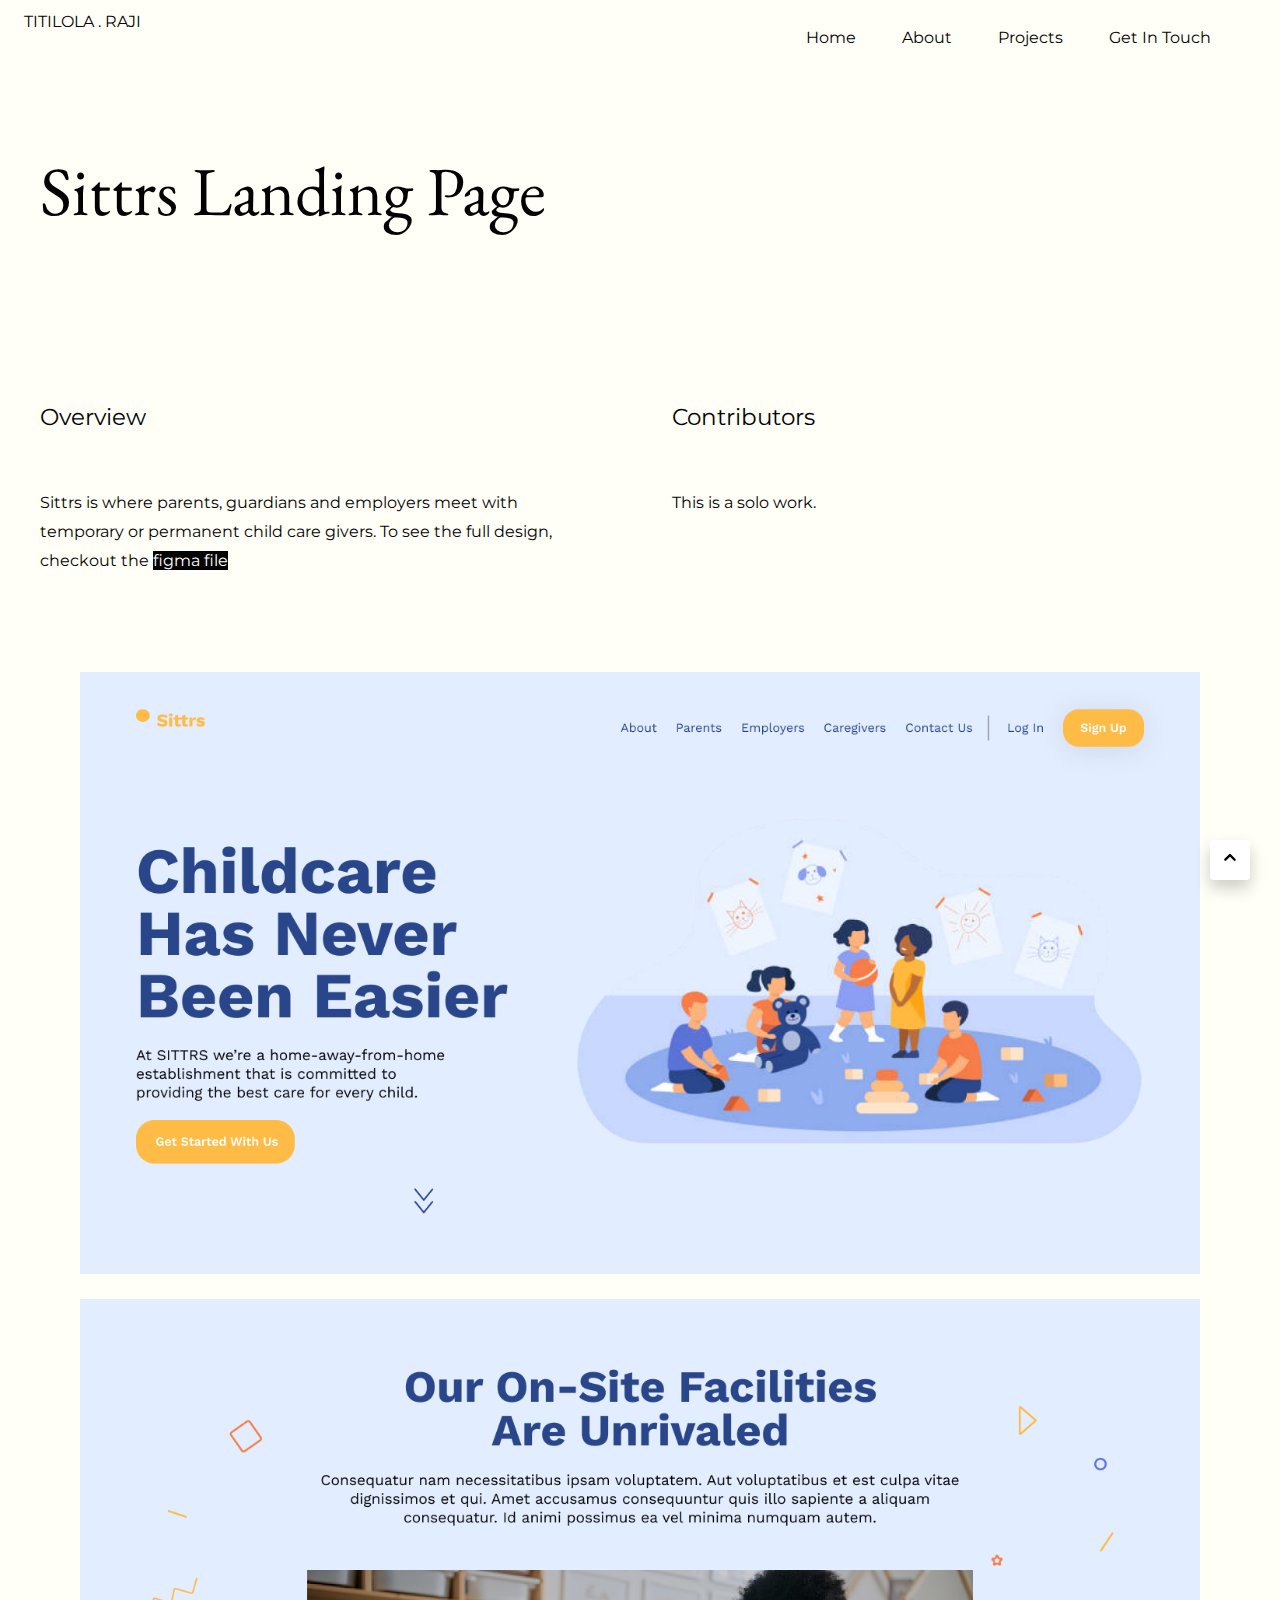
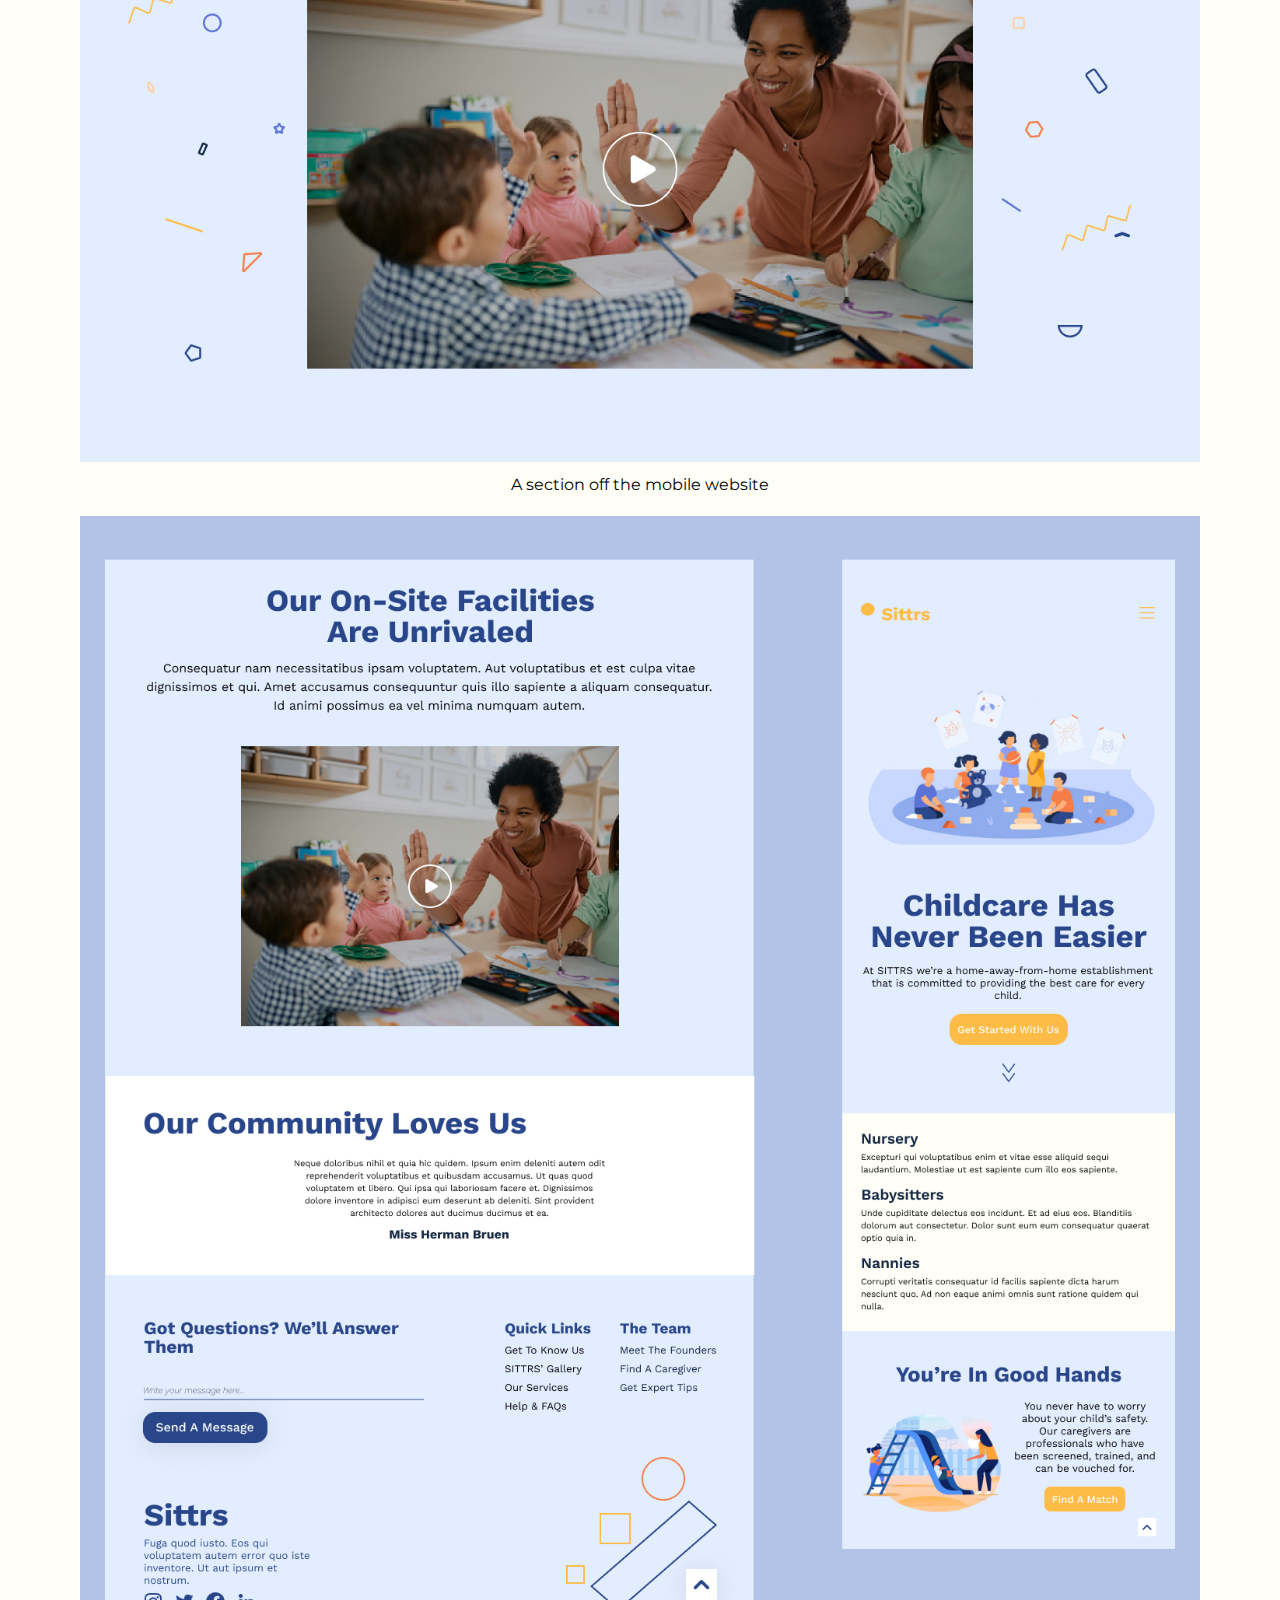
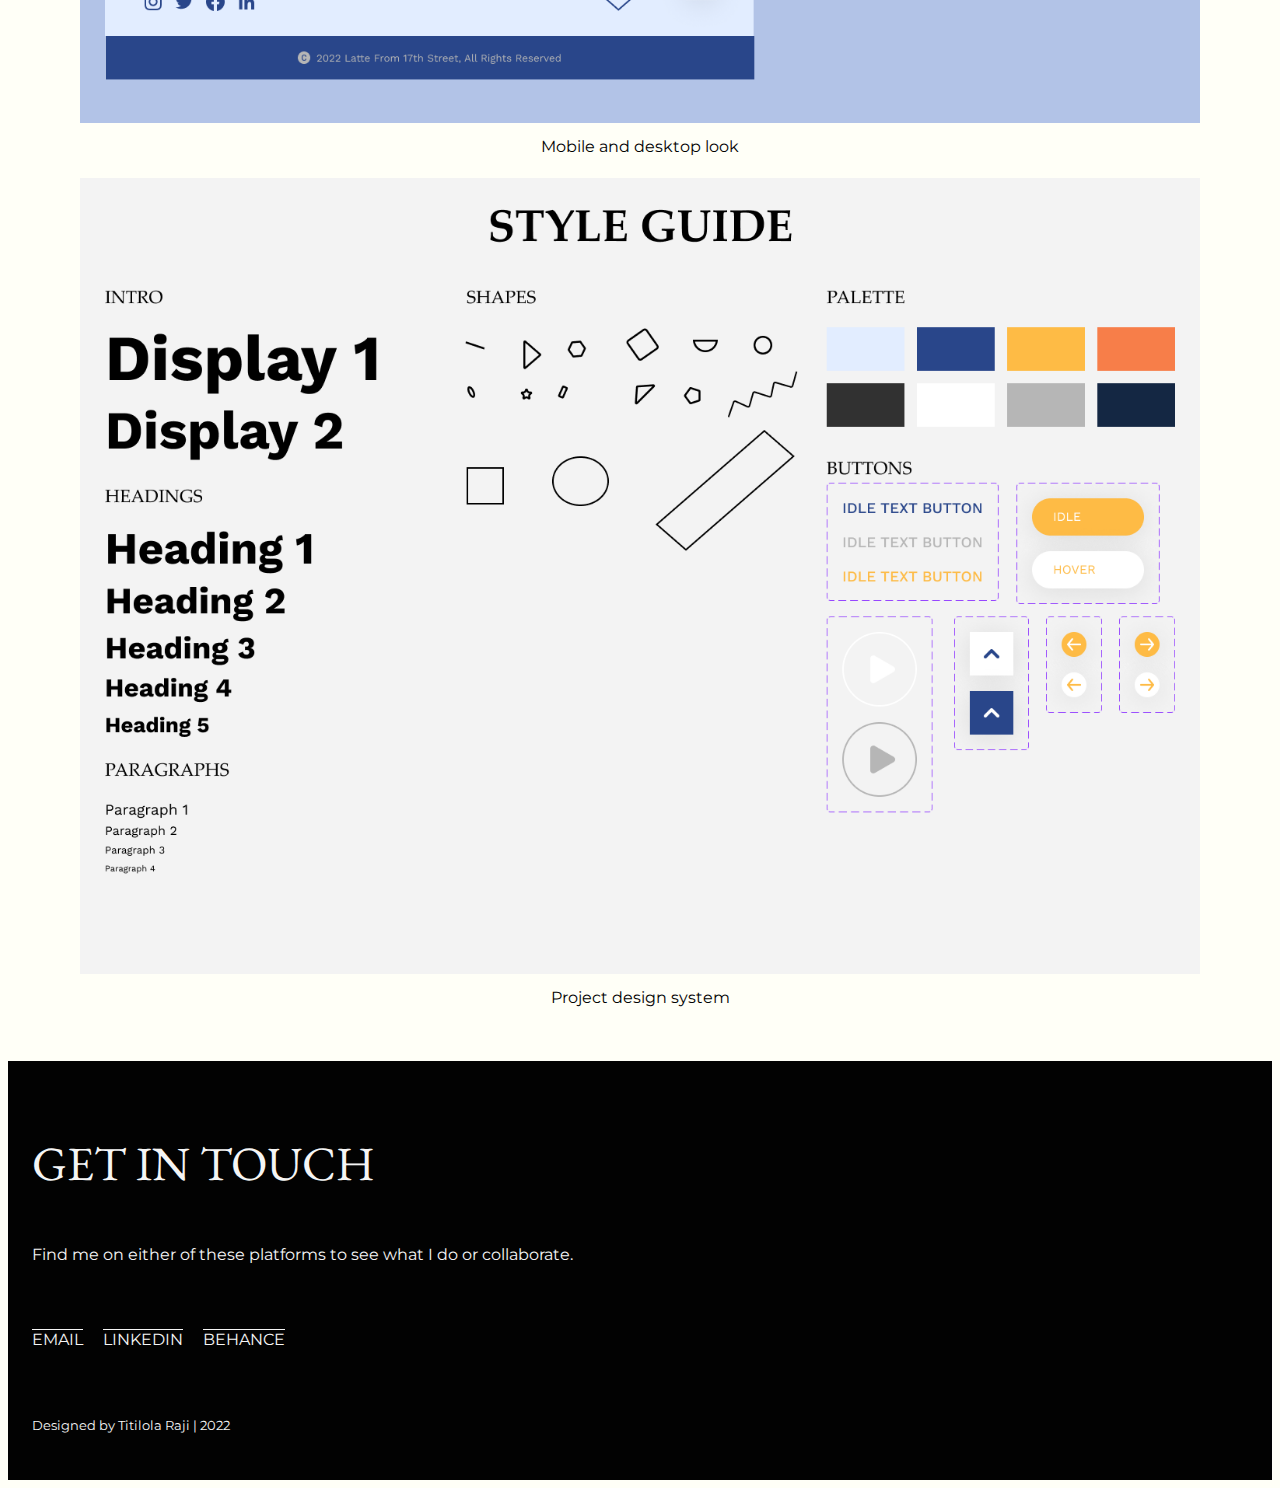
<file: GitHub/sittrs.html>
<!DOCTYPE html>
<html lang="en">
    <head>
        <meta charset="UTF-8">
        <meta name="viewport" content="width=device-width, initial-scale=1.0">
        <title>Projects | Sittrs</title>
        <link rel="stylesheet" href="https://cdnjs.cloudflare.com/ajax/libs/font-awesome/4.7.0/css/font-awesome.min.css">
        <link href="https://fonts.googleapis.com/css2?family=EB+Garamond&display=swap" rel="stylesheet">
        <link href="https://fonts.googleapis.com/css2?family=Montserrat&display=swap" rel="stylesheet">
<link rel="stylesheet" href="project.css">
      </head>
      <body>
        <div class="gridcon">
            <div class="header">
                <nav>
                    <div class="logo">TITILOLA . RAJI</div>
                    <label for="btn" class="icon">
                        <span class="fa fa-bars"></span>
                    </label>
                    <input type="checkbox" id="btn">
                    <ul>
                        <li><a href="index.html">Home</a></li>
                        <li><a href="about.html">About</a></li>
                        <li>
                            <label for="btn-1" class="show">Projects +</label>
                            <a href="">Projects</a>
                            <input type="checkbox" id="btn-1">
            
                            <ul>
                                <li><a href="sittrs.html">Sittrs</a></li>
                                <li><a href="nourisha.html">Nourisha</a></li>
                                <li><a href="twitter-dm-re-design.html">Reimagining...</a></li>
                                <li><a href="studybuddy.html">Study Buddy</a></li>
                            </ul>
                        </li>
                        <li><a href="#contact">Get In Touch</a></li>
                    </ul>
                  </nav>  
            </div>

<button onclick="window.location.href='#top';"><img src="images/up-chevron.svg" alt="back to top icon"></button>


            <div class="title">
                  <section>
                <h1 class="easeOut">Sittrs Landing Page</h1>
                  </section>
            </div>
            
            <div class="menu">
                
<h6>Overview</h6>
                    <p>Sittrs is where parents, guardians and employers meet with temporary or permanent child care givers. To see the full design, checkout the <a href="https://www.figma.com/file/dwYN8vrh3Fdg9c5j0zkBTx/Child-care-website?node-id=0%3A1" target="_blank">figma file</a></p>
</div>

            <div class="aside">
                <h6>Contributors</h6>
<p>This is a solo work.</p>
            </div>

            <div class="main">
                <article>
                    <figure>
                        <img src="images/Sittrs-project-banner.png" alt="project banner">
                    </figure>
                    
                    <figure>
                        <img src="images/more-of-sittrs-desktop-web.png" alt="desktop website section">
                        <figcaption>A section off the mobile website</figcaption>
                    </figure>
                    
                    <figure>
                        <img src="images/Tablet-&-mobile-view.png" alt="tablet and mobile website interface">
                        <figcaption>Mobile and desktop look</figcaption>
                    </figure> 
                    
                    <figure>
                        <img src="images/sittrs-style-guide.png" alt="website style guide">
                        <figcaption>Project design system</figcaption>
                    </figure>
                </article>

            </div>

            <div class="footer">
                <footer id="contact">
                    <h3>GET IN TOUCH</h3>
                        <p>Find me on either of these platforms to see what I do or collaborate.</p>
                        <div class="contact-info">
                        <a href="mailto:titiniolaraji@gmail.com">EMAIL</a>
                        <a href="https://www.linkedin.com/in/titilola-raji-a7628b23a/" target="_blank">LINKEDIN</a>
                        <a href="https://www.behance.net/titilolaraji1">BEHANCE</a>
                        </div>
                        <p><small>Designed by Titilola Raji | 2022</small></p>
            </footer>
            </div>
        </div>
      </body>
      </html>
</file>
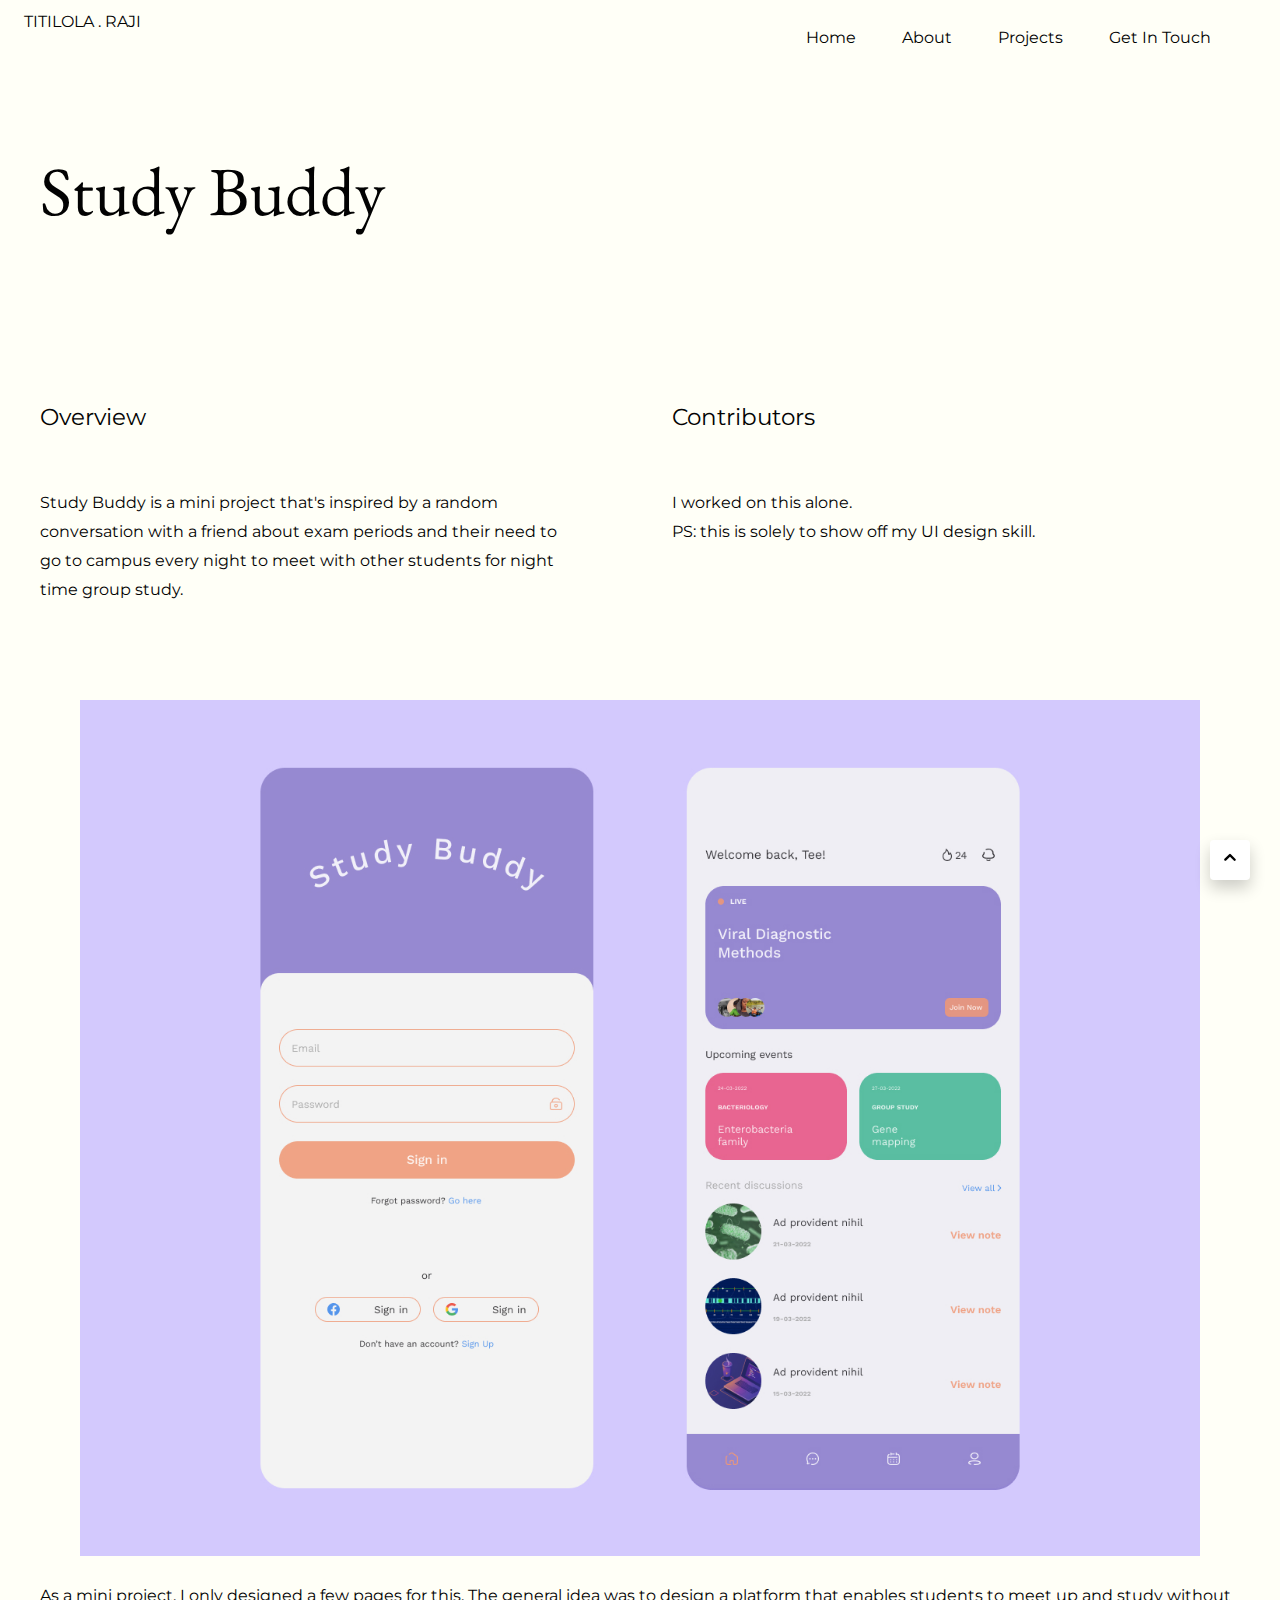
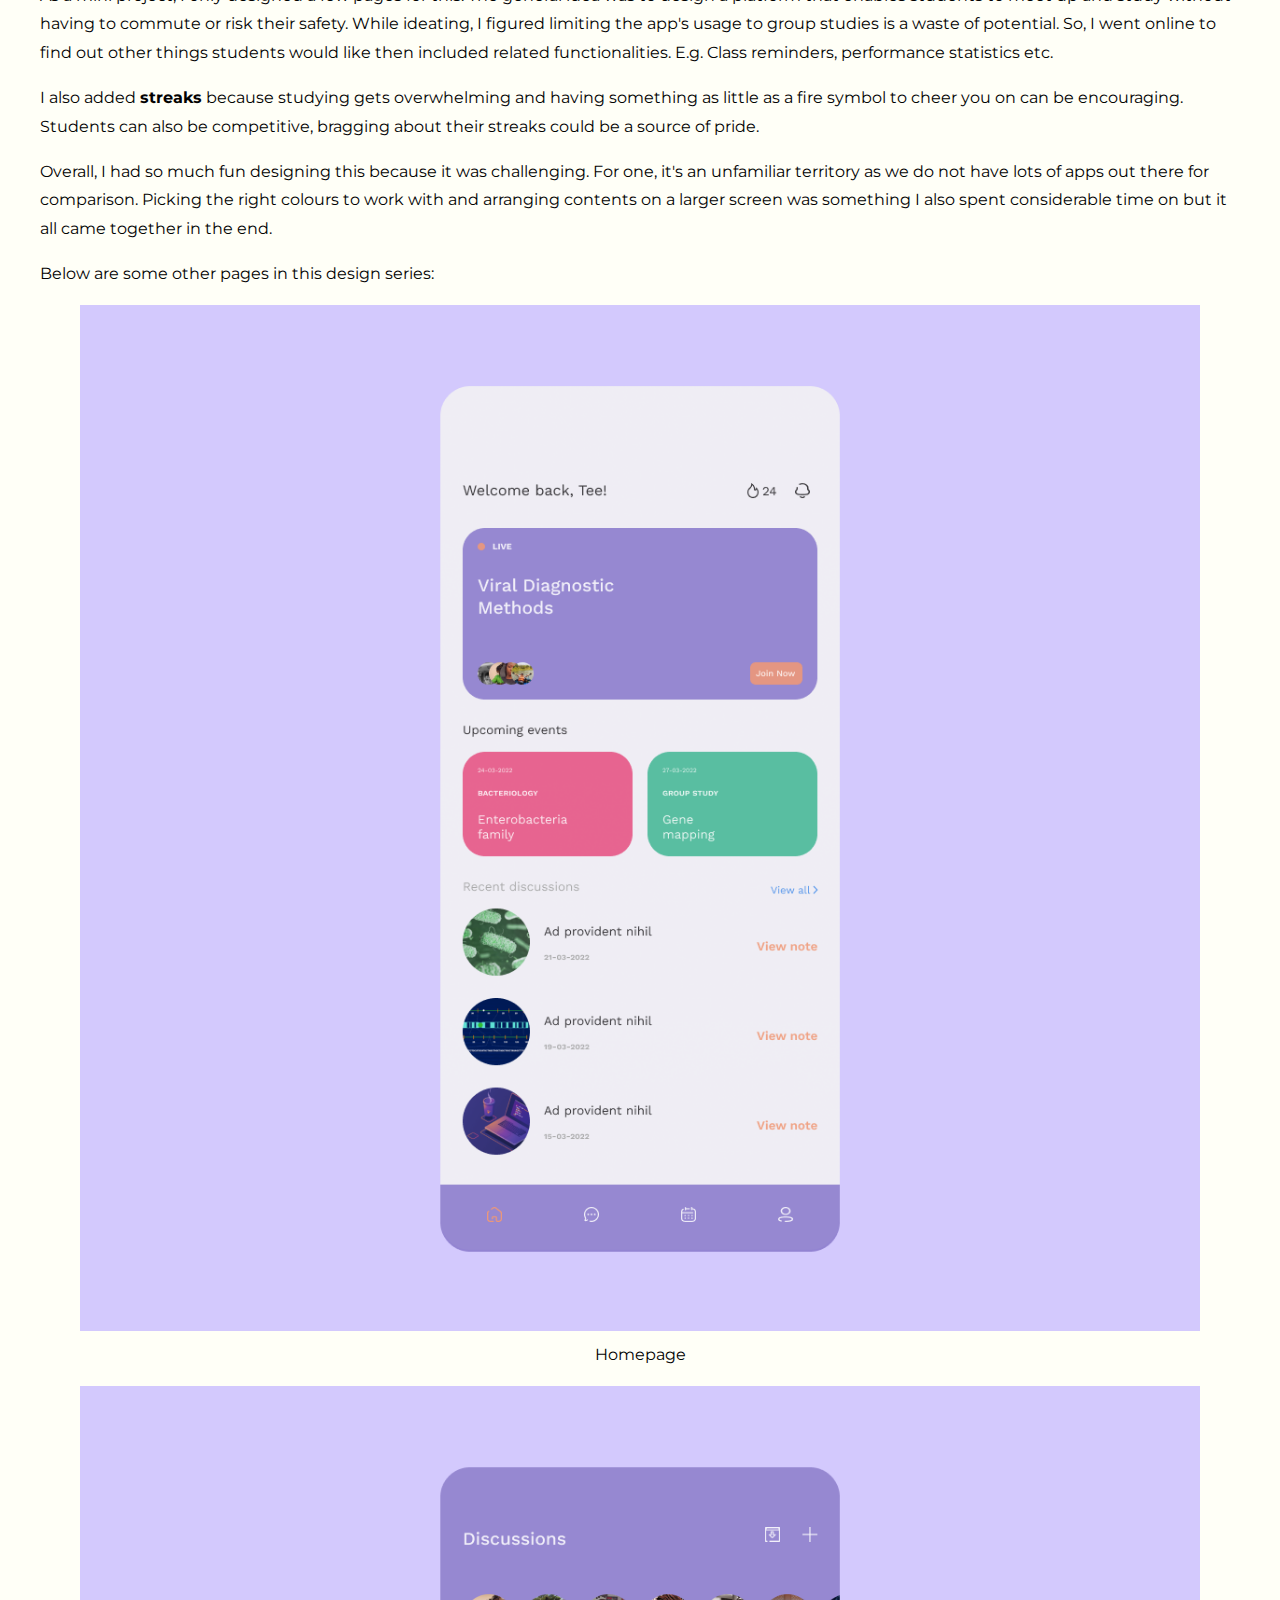
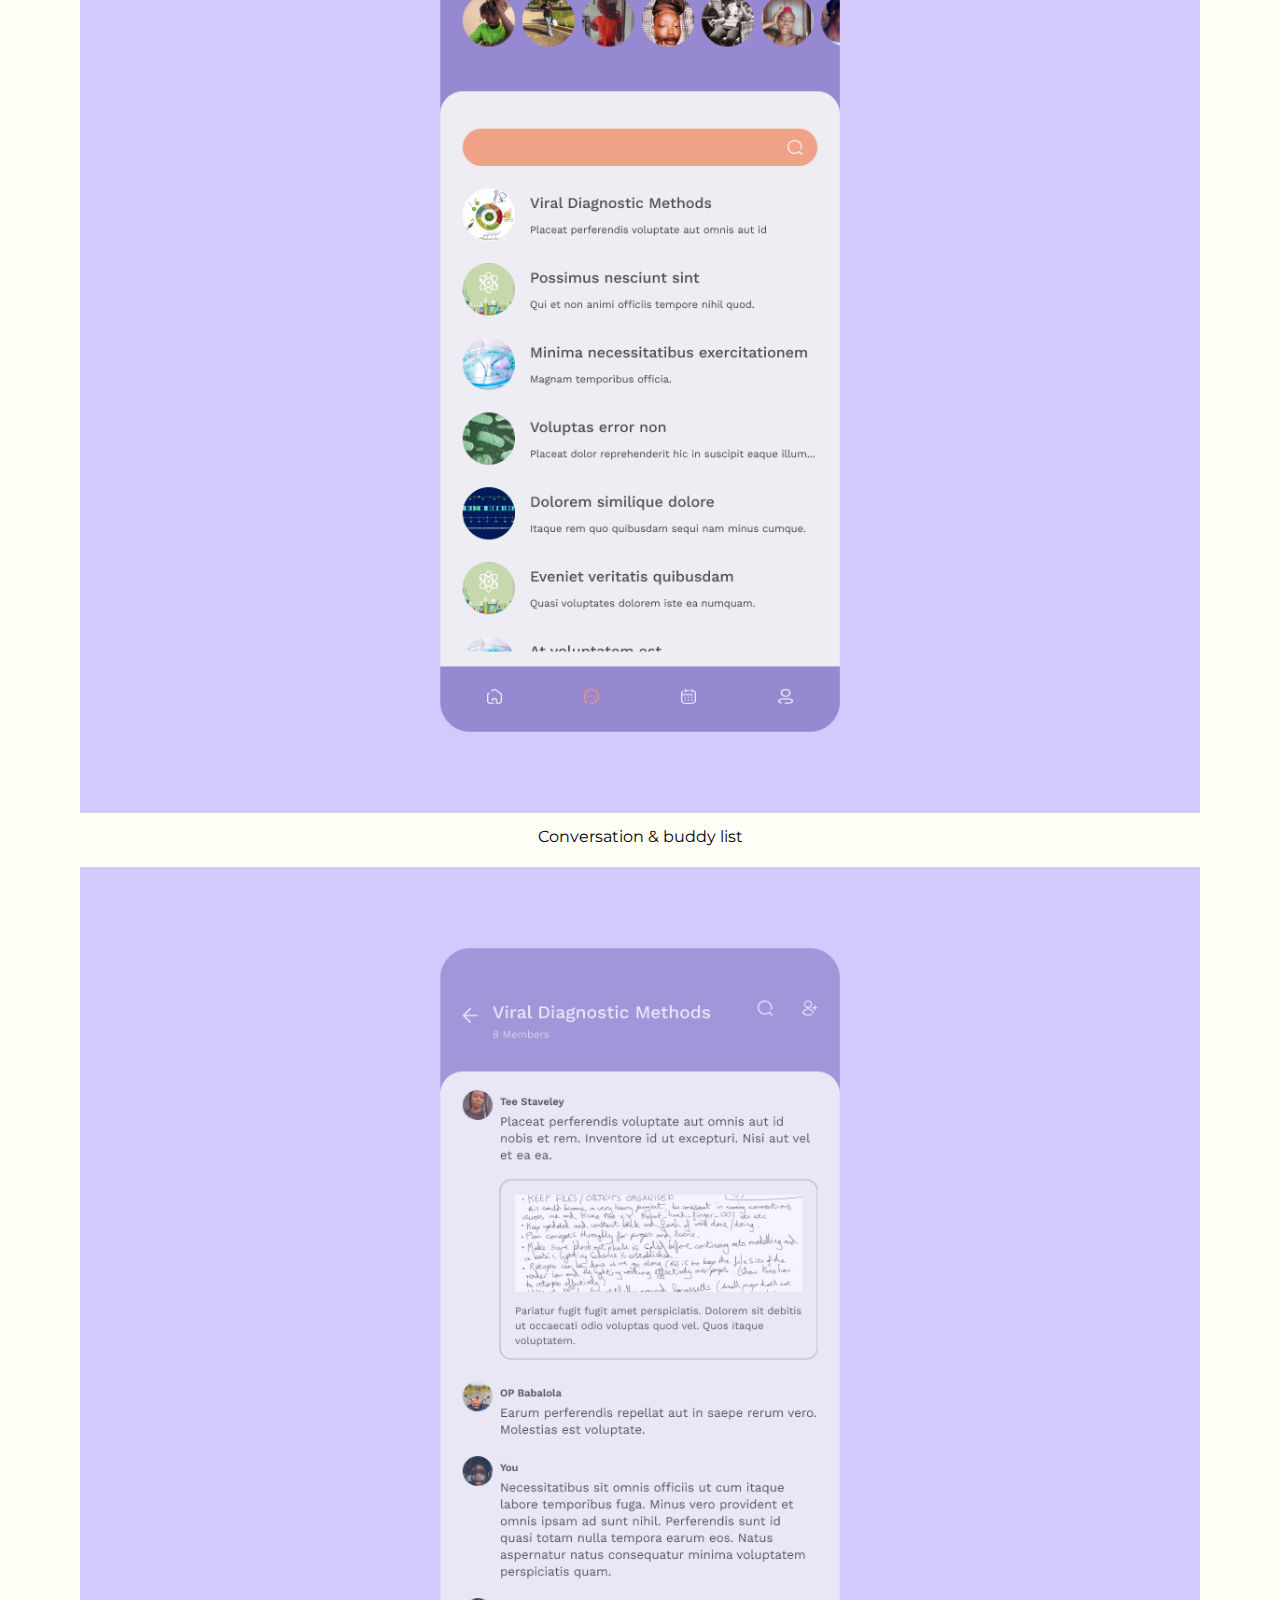
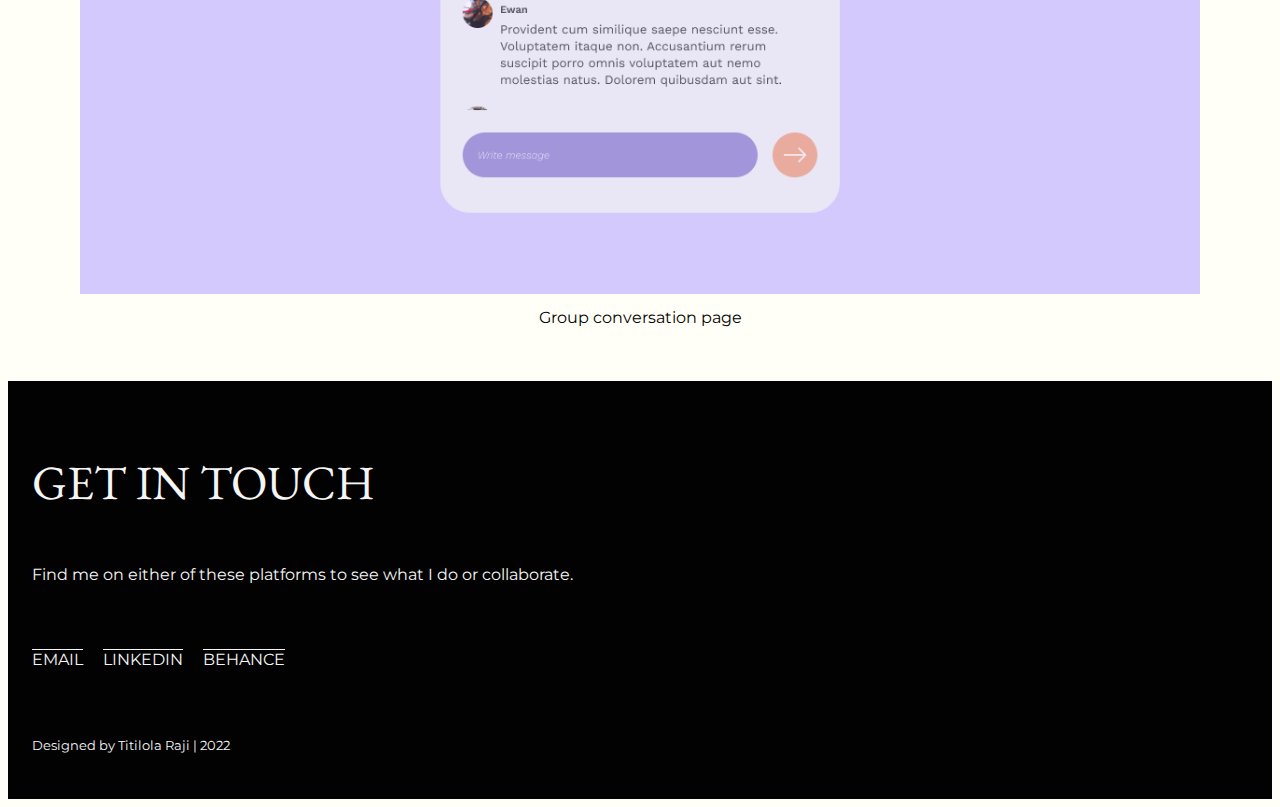
<file: GitHub/studybuddy.html>
<!DOCTYPE html>
<html lang="en">
    <head>
        <meta charset="UTF-8">
        <meta name="viewport" content="width=device-width, initial-scale=1.0">
        <title>Projects | Study Buddy</title>
        <link href="https://fonts.googleapis.com/css2?family=EB+Garamond&display=swap" rel="stylesheet">
        <link href="https://fonts.googleapis.com/css2?family=Montserrat&display=swap" rel="stylesheet">
        <link rel="stylesheet" href="project.css">
      </head>
      <body>
        <div class="gridcon">
            <div class="header">
                <nav>
                    <div class="logo">TITILOLA . RAJI</div>
                    <label for="btn" class="icon">
                        <span class="fa fa-bars"></span>
                    </label>
                    <input type="checkbox" id="btn">
                    <ul>
                        <li><a href="index.html">Home</a></li>
                        <li><a href="about.html">About</a></li>
                        <li>
                            <label for="btn-1" class="show">Projects +</label>
                            <a href="">Projects</a>
                            <input type="checkbox" id="btn-1">
            
                            <ul>
                                <li><a href="sittrs.html" id="current">Sittrs</a></li>
                                <li><a href="nourisha.html">Nourisha</a></li>
                                <li><a href="twitter-dm-re-design.html">Reimagining...</a></li>
                                <li><a href="studybuddy.html">Study Buddy</a></li>
                            </ul>
                        </li>
                        <li><a href="#contact">Get In Touch</a></li>
                    </ul>
                  </nav>  
            </div>

<button onclick="window.location.href='#top';"><img src="images/up-chevron.svg" alt="back to top icon"></button>

            <div class="title">
                  <section>
                <h1 class="easeOut">Study Buddy</h1>
                  </section>
            </div>
            
            <div class="menu">
                
<h6>Overview</h6>
<p>Study Buddy is a mini project that&apos;s inspired by a random conversation with a friend about exam periods and their need to go to campus every night to meet with other students for night time group study.</p>
</div>

            <div class="aside">
                <h6>Contributors</h6>
                <p>I worked on this alone.<br> PS: this is solely to show off my UI design skill.
                </p>
            </div>

            <div class="main">
                <article>
                    <figure>
                        <img src="images/study-buddy-banner.jpg" alt="project banner">
                    </figure> 
                    
                    <p>As a mini project, I only designed a few pages for this.
                        The general idea was to design a platform that enables students to meet up and study without having to commute or risk their safety. While ideating, I figured limiting the app&apos;s usage to group studies is a waste of potential. So, I went online to find out other things students would like then included related functionalities. E.g. Class reminders, performance statistics etc.</p>
                    
                        <p>I also added <strong>streaks</strong> because studying gets overwhelming and having something as little as a fire symbol to cheer you on can be encouraging. Students can also be competitive, bragging about their streaks could be a source of pride.</p>
                        <p>Overall, I had so much fun designing this because it was challenging. For one, it&apos;s an unfamiliar territory as we do not have lots of apps out there for comparison. Picking the right colours to work with and arranging contents on a larger screen was something I also spent considerable time on but it all came together in the end.</p>
                        <p>Below are some other pages in this design series:</p>

                        <figure>
                            <img class="content" src="images/study-buddy-homepage.png" alt="study buddy homepage">
                            <figcaption>Homepage</figcaption>
                        </figure>
              
                        <figure>
                            <img class="content" src="images/study-buddy-chat-list-page.png" alt="study buddy conversation list screen">
                            <figcaption>Conversation &amp; buddy list</figcaption>
                        </figure>
              
                        <figure>
                            <img class="content" src="images/study-buddy-chatpage.png" alt="study buddy conversation screen">
                            <figcaption>Group conversation page</figcaption>
                        </figure>

                    </article>
            </div>

            <div class="footer">
                <footer id="contact">
                    <h3>GET IN TOUCH</h3>
                        <p>Find me on either of these platforms to see what I do or collaborate.</p>
                        <div class="contact-info">
                        <a href="mailto:titiniolaraji@gmail.com">EMAIL</a>
                        <a href="https://www.linkedin.com/in/titilola-raji-a7628b23a/" target="_blank">LINKEDIN</a>
                        <a href="https://www.behance.net/titilolaraji1">BEHANCE</a>
                        </div>
                        <p><small>Designed by Titilola Raji | 2022</small></p>
            </footer>
            </div>
        </div>
      </body>
      </html>
</file>
<file: style.css>
*{box-sizing: border-box;}
nav:after {content: '';clear: both;display: table;}
nav ul li a, nav ul ul li a{color: #020202;}
nav ul{float: right;list-style: none;margin-right: 40px;position: relative;}
nav ul li{display: inline-block;margin: 0 5px;}
nav ul li a{text-decoration: none;padding: 8px 16px;}
nav ul li a:hover{color:#b6b6b6;}
nav ul ul{position: absolute;opacity: 0;visibility: hidden;transition: top .3s;background-color: #fcfcfc;box-shadow: rgba(0, 0, 0, 0.16) 0px 1px 4px;}
nav ul ul li{position: relative;margin: auto;min-width: 160px;float: none;display:block;padding: 8px;}
nav .logo{float: left;padding-left: 16px;}
nav ul li:hover> ul {opacity: 1;visibility: visible;}
nav ul ul li a:hover{color: #020202;background-color:#edd94c;}
.show, .icon, input{display: none;}

section p a{color: #020202;text-decoration:none;background-color: #edd94c;}
section p a:hover{color: #020202;text-decoration: underline;background-color: inherit;}

body{background-color:#fcfcfc;color: #020202;font-size: 14px; font-family: 'Montserrat', sans-serif;font-weight: 400;word-wrap: normal;}
.gridcon{display: grid;gap: 2rem;}

h1{font-size: 39.81px;line-height: 3.8rem;word-wrap: normal;font-family: 'Eb Garamond', serif;font-weight: 400;}
h3{font-size: 33.18px; line-height: 2.6rem;font-family: 'Eb Garamond', serif;font-weight: 400;}
h4{font-size: 19.02px;line-height: 1.8rem; font-weight: 300;}
h5{font-size: 19.02px;line-height: 1.8rem;}
h6{font-size: 16px; line-height: 1.2rem;font-weight: 400;}
header{margin: 24px;}
section{margin-left: 16px;margin-right: 16px;}
section{margin-left: 24px;margin-right: 24px;}
            section ol{list-style: none;}
section ol a{text-decoration: none;color: #020202;}
footer{padding: 16px;}
hr{max-width: 90%;margin: auto;}

.maxi{font-size: 68.80px;color: #f5f5f5;font-family: 'Eb Garamond', serif;font-weight: 400;}
.easeOut a{background-color: inherit;color: #fcfcfc;text-decoration: none;text-shadow: -1px -1px 0 #000,  1px -1px 0 #000, -1px 1px 0 #000, 1px 1px 0 #000 ;}
.contact-info{margin-top: 56px;align-items: center;margin-bottom: 56px;}
.contact-info a{margin-right: 16px;color:#f5f5f5;text-decoration: overline;}
.contact-info a:hover{font-size: 19.02px; text-decoration: underline;}
footer{background-color: #020202;color: #f5f5f5;}

button {display: block;position: fixed;bottom: 20px;right: 30px;z-index: 99;font-size: 18px;border: none;outline: none;background-color:white;cursor: pointer;border-radius: 4px;box-shadow: 0px 8px 16px 0px rgba(0,0,0,0.2);width: 32px;height: 32px;}
button:hover {background-color:#edd94c;}
.projectgrid{display: flex; margin: auto;}
.projectgrid2{display: flex; margin-top: 3rem;}
.steep{width: 45%;background-color: #fcfcfc; margin-left: 2rem;
    border-radius: 8px;box-shadow: rgba(0, 0, 0, 0.16) 0px 1px 4px;}

.steep img{margin-top: 24px;margin-left: 3%;width: 94%;}
.steep h3 a{text-decoration: none; color: #020202;margin-left: 3%;}
.steep h3 a:hover{text-decoration: underline;}

.nourisha{width: 45%;background-color: #fcfcfc; margin-left: 2rem; 
    border-radius: 8px;box-shadow: rgba(0, 0, 0, 0.16) 0px 1px 4px;}

.nourisha img{margin-top: 24px;margin-left: 3%;width: 94%;}
.nourisha h3 a{text-decoration: none; color: #020202;margin-left: 3%;}
.nourisha h3 a:hover{text-decoration: underline;}

@media (max-width:840px){ 
    nav ul{margin-right: 0px;float: left;background-color: #fcfcfc;padding: 16px;}
    nav ul ul{background-color:#fcfcfc;box-shadow: none;}
    nav .logo{padding-left: 24px;width: 100%;}
    nav ul{margin-right: 0px;float: left;}
    nav ul, nav ul ul{width: 100%;}
    nav ul li, nav ul ul li{display: block;width: 100%; padding: 4px;}
    nav ul ul{top: 70px;position: static;float: none;display: none;opacity: 1;visibility: visible;}
    .show{display: block;cursor: pointer;padding: 0 16px;}
    .show:hover{color: #b6b6b6;}
    nav ul a:hover{box-shadow: none;}
    .icon{display: block;color: #020202;position:absolute;right: 30px;cursor: pointer;font-size: 24px;}
    .show + a, ul{display: none;}
    [id^=btn]:checked + ul{display: block;}
    nav ul ul a{padding-left: 16px;}

.projectgrid{display: block; margin: auto;}
.projectgrid2{display: block; margin: auto;}
.steep{width: 90%;}
.steep h3{padding-bottom: 24px;}

.nourisha{width: 90%; margin-top: 2rem;}
.nourisha h3{padding-bottom: 24px;}

}

@media(min-width:720px) {
    .gridcon{display: grid;gap: 2rem; grid-template-areas:
        'header header header header'
    'title title title title'
    'main main main main'
    'footer footer footer footer'; grid-template-columns: 1fr 1fr 1fr 1fr;}

    .header{grid-column-start: 1;grid-column-end: 6;}
    .title{grid-column-start: 1;grid-column-end: 6;}
    .main{grid-column-start: 1;grid-column-end: 6;}
    .footer{grid-column-start: 1;grid-column-end: 6;}

    button {display: block;position: fixed;bottom: 20px;right: 30px;z-index: 99;font-size: 18px;border: none;outline: none;background-color:white;cursor: pointer;border-radius: 4px;box-shadow: 0px 8px 16px 0px rgba(0,0,0,0.2);width: 40px;height: 40px;}
    button:hover {background-color:#edd94c;}
    
h1{font-size: 57.33px;line-height: 4.6rem;}
            h3{font-size: 39.81px; line-height: 3.8rem; font-family: 'Eb Garamond', serif;font-weight: 400;}
            h4{font-size: 33.18px; line-height: 2.6rem;}
            h5{font-size: 23.04px; line-height: 2.2rem;}
            h6{font-size: 19.02px;line-height: 1.8rem;font-weight: 400;}
            header{margin: 24px;}
            section{margin-left: 24px;margin-right: 24px;}
            section ol{list-style: none;}
section ol a{text-decoration: none;color: #020202;}
            section p{color: #313131;}
            section p a{color: #020202;text-decoration:none;background-color: #edd94c;}
            section p a:hover{color: #020202;text-decoration: underline;background-color: inherit;}
            section h4{color: #313131;}
            footer{padding: 24px;}
            section ol a:hover{font-size: 47.78px;line-height: 3.8rem;}
            .maxi{font-size: 82.96px;}
            h1 a{text-decoration: none;color: #020202;background-color:#edd94c;}
        body{font-size: 16px;line-height: 1.6rem;}
.contact a:hover{font-size: 23.04px; text-decoration: underline;}
}

@media(min-width:1200px){
    h1{font-size: 68.80px;line-height: 5.6rem;}
                h3{font-size: 47.78px; line-height: 3.8rem;}
            h4{font-size: 39.81px; line-height: 3.8rem;}
            h5{font-size: 33.18px; line-height: 2.6rem;}
                h6{font-size: 23.04px;line-height: 2.2rem;font-weight: 400;}
                header{margin: 24px;}
                section{margin-left: 24px;margin-right: 24px;}
                footer{padding: 24px;}
                h1 a{text-decoration: none;color: #020202;background-color:#edd94c;}
                .maxi{font-size: 82.56px;color: #f5f5f5;font-family: 'Eb Garamond', serif;font-weight: 400;}
                section ol a:hover{font-size: 57.33px;line-height: 4.6rem;}
            body{font-size: 16px;line-height: 1.6rem;}
    .contact a:hover{font-size: 23.04px; text-decoration: underline;}

    .gridcon{display: grid;gap: 2rem; grid-template-areas:
        'header header header header'
        'title title title title'
    'main main main main'
    'footer footer footer footer'; grid-template-columns: 1fr 1fr 1fr 1fr;}

    .header{grid-column-start: 1;grid-column-end: 6;}
    .title{grid-column-start: 1;grid-column-end: 6;}
    .main{grid-column-start: 1;grid-column-end: 6;}
    .footer{grid-column-start: 1;grid-column-end: 6;}

        }
    
            .easeOut {animation: 2s anim-lineUp ease-out;}
    @keyframes anim-lineUp {
    0% {opacity: 0;transform: translateY(80%);}
      20% {opacity: 0;}
      50% {opacity: 1;transform: translateY(0%);}
      100% {opacity: 1;transform: translateY(0%);}
    }
</file>
<file: GitHub/style.css>
*{box-sizing: border-box;}
nav:after {content: '';clear: both;display: table;}
ul li a, ul ul li a{color: #020202;}
nav ul{float: right;list-style: none;margin-right: 40px;position: relative;}
nav ul li{display: inline-block;margin: 0 5px;}
nav ul li a{text-decoration: none;padding: 8px 16px;}
nav ul ul{position: absolute;opacity: 0;visibility: hidden;transition: top .3s;background-color: #fffff7;box-shadow: 0px 8px 16px 0px rgba(0,0,0,0.2);z-index: 1;}
nav ul ul li{position: relative;margin: 0px;min-width: 160px;float: none;display:list-item;padding: 8px;}
nav .logo{float: left;padding-left: 16px;}
nav ul li:hover> ul {opacity: 1;visibility: visible;}
nav ul ul li a:hover{color: #fffff7;background-color: tomato;}
.show, .icon, input{display: none;}

body{background-color:#fffff7;color: #020202;font-size: 14px; font-family: 'Montserrat', sans-serif;font-weight: 400;word-wrap: normal;}
.gridcon{display: grid;gap: 2rem;}
.header p a{text-decoration: none;color: #020202;}
h1{font-size: 39.81px;line-height: 3.8rem;word-wrap: normal;font-family: 'Eb Garamond', serif;font-weight: 400;}
h3{font-size: 33.18px; line-height: 2.6rem;font-family: 'Eb Garamond', serif;font-weight: 400;}
h4{font-size: 19.02px;line-height: 1.8rem; font-weight: 300;}
h5{font-size: 19.02px;line-height: 1.8rem;}
h6{font-size: 16px; line-height: 1.2rem;font-weight: 400;}
header{margin: 24px;}
section{margin-left: 16px;margin-right: 16px;}
footer{padding: 16px;}
hr{max-width: 90%;margin: auto;}
section ul{list-style: none;}
section ul a{text-decoration: none;color: #020202;}
.maxi{font-size: 68.80px;color: #f5f5f5;font-family: 'Eb Garamond', serif;font-weight: 400;}
h1 a{text-decoration: none;color: #ffffff;background-color: tomato;}
h1 a:hover{background-color: inherit;color: #ffffff;text-decoration: none;text-shadow: -1px -1px 0 #000,  1px -1px 0 #000, -1px 1px 0 #000, 1px 1px 0 #000 ;color: #fffff7;}
.contact-info{margin-top: 56px;align-items: center;margin-bottom: 56px;}
.contact-info a{margin-right: 16px;color:#f5f5f5;text-decoration: overline;}
.contact-info a:hover{font-size: 19.02px; text-decoration: underline;}
footer{background-color: #020202;color: #f5f5f5;}

button {display: block;position: fixed;bottom: 20px;right: 30px;z-index: 99;font-size: 18px;border: none;outline: none;background-color:white;cursor: pointer;border-radius: 4px;box-shadow: 0px 8px 16px 0px rgba(0,0,0,0.2);width: 32px;height: 32px;}
button:hover {background-color:#ff6e2f;}


@media (max-width:840px){
    nav ul{margin-right: 0px;float: left;background-color: #f9f9f9;padding: 16px;box-shadow: 0px 8px 16px 0px rgba(0,0,0,0.2);}
    nav ul ul{background-color:#f9f9f9;box-shadow: none;}
    nav .logo{padding-left: 24px;width: 100%;}
    nav ul{margin-right: 0px;float: left;}
    nav ul, nav ul ul{width: 100%;}
    nav ul li, nav ul ul li{display: block;width: 100%;}
    nav ul ul{top: 70px;position: static;float: none;display: none;opacity: 1;visibility: visible;}
    .show{display: block;cursor: pointer;padding: 0 16px;}
    .show:hover{color: #b6b6b6;}
    nav ul a:hover{box-shadow: none;}
    .icon{display: block;color: #020202;position:absolute;right: 40px;cursor: pointer;font-size: 24px;}
    .show + a, ul{display: none;}
    [id^=btn]:checked + ul{display: block;}
    nav ul ul a{padding-left: 16px;}

    button {display: block;position: fixed;bottom: 20px;right: 30px;z-index: 99;font-size: 18px;border: none;outline: none;background-color:white;cursor: pointer;border-radius: 4px;box-shadow: 0px 8px 16px 0px rgba(0,0,0,0.2);width: 40px;height: 40px;}
    button:hover {background-color:#ff6e2f;}
    
h1{font-size: 57.33px;line-height: 4.6rem;}
            h3{font-size: 39.81px; line-height: 3.8rem; font-family: 'Eb Garamond', serif;font-weight: 400;}
            h4{font-size: 33.18px; line-height: 2.6rem;}
            h5{font-size: 23.04px; line-height: 2.2rem;}
            h6{font-size: 19.02px;line-height: 1.8rem;font-weight: 400;}
            header{margin: 24px;}
            section{margin-left: 24px;margin-right: 24px;}
            section p{color: #313131;}
            section p a{color: #ffffff;text-decoration:none;background-color: #020202;}
            section h4{color: #313131;}
            footer{padding: 24px;}
            section ul a:hover{font-size: 47.78px;line-height: 3.8rem;}
            .maxi{font-size: 82.96px;}
            h1 a{text-decoration: none;color: #ffffff;background-color: tomato;}
        body{font-size: 16px;line-height: 1.6rem;}
.contact a:hover{font-size: 23.04px; text-decoration: underline;}
}

@media(min-width:1200px){
    h1{font-size: 68.80px;line-height: 5.6rem;}
                h3{font-size: 47.78px; line-height: 3.8rem;}
            h4{font-size: 39.81px; line-height: 3.8rem;}
            h5{font-size: 33.18px; line-height: 2.6rem;}
                h6{font-size: 23.04px;line-height: 2.2rem;font-weight: 400;}
                header{margin: 24px;}
                section{margin-left: 24px;margin-right: 24px;}
                footer{padding: 24px;}
                h1 a{text-decoration: none;color: #ffffff;background-color: tomato;}
                .maxi{font-size: 82.56px;color: #f5f5f5;font-family: 'Eb Garamond', serif;font-weight: 400;}
                section ul a:hover{font-size: 57.33px;line-height: 4.6rem;}
            body{font-size: 16px;line-height: 1.6rem;}
    .contact a:hover{font-size: 23.04px; text-decoration: underline;}
        }
    
            .easeOut {animation: 2s anim-lineUp ease-out;}
    @keyframes anim-lineUp {
    0% {opacity: 0;transform: translateY(80%);}
      20% {opacity: 0;}
      50% {opacity: 1;transform: translateY(0%);}
      100% {opacity: 1;transform: translateY(0%);}
    }
</file>
<file: project.css>
*{box-sizing: border-box; }
nav:after {content: '';clear: both;display: table;}
ul li a, ul ul li a{color: #020202;}
nav ul{float: right;list-style: none;margin-right: 40px;position: relative;}
nav ul li{display: inline-block;margin: 0 5px;}
nav ul li a{text-decoration: none;padding: 8px 16px;}
nav ul li a:hover{color:#b6b6b6;}
nav ul ul{position: absolute;opacity: 0;visibility: hidden;transition: top .3s;background-color: #fcfcfc;box-shadow: rgba(0, 0, 0, 0.16) 0px 1px 4px;}
nav ul ul li{position: relative;margin: 0px;min-width: 160px;float: none;display:list-item;padding: 8px;}
nav .logo{float: left;padding-left: 16px;}
nav ul li:hover> ul {opacity: 1;visibility: visible;}
nav ul ul li a:hover{color: #020202;background-color: #edd94c;}
.show, .icon, input{display: none;}
#current{color:#edd94c;}

button {display: block;position: fixed;bottom: 20px;right: 30px;z-index: 99;font-size: 18px;border: none;outline: none;background-color:white;cursor: pointer;border-radius: 4px;box-shadow: 0px 8px 16px 0px rgba(0,0,0,0.2);width: 32px;height: 32px;}
button:hover {background-color:#edd94c; }

body{background-color:#fcfcfc;color: #020202;font-size: 14px;font-family: 'Montserrat', sans-serif;word-wrap: normal;line-height:1.6rem;}
h1{font-size: 39.81px;line-height: 3.8rem;word-wrap: normal; font-family: 'Eb Garamond', serif;font-weight: 400;}
h3{font-size: 33.18px; line-height: 2.6rem;font-family: 'Eb Garamond', serif;font-weight: 400;}
h5{font-size: 19.02px; line-height: 2.6rem;font-family: 'Eb Garamond', serif;font-weight: 400;}
h6{font-size: 16px; line-height: 1.2rem;font-weight: 400;}
footer{padding: 16px;}
header{margin: 24px;}
section li{font-size: 13px;line-height: 1.4rem;}

.menu p a{text-decoration: none;background-color: #edd94c;color: #020202;}
.menu p a:hover{background-color: inherit;color: #020202;text-decoration: underline;}
      section{margin-left: 16px;margin-right: 16px;}
      article{margin-left: 16px;margin-right: 16px;}

.contact-info{margin-top: 56px;align-items: center;margin-bottom: 56px;}
.contact-info a{margin-right: 16px;color:#f5f5f5;text-decoration: overline;}
.contact-info a:hover{font-size: 19.02px; text-decoration: underline;}
footer{background-color: #020202;color: #f5f5f5;}
.menu{padding: 16px;}
.aside{padding: 16px;}
.gridcon{display: grid;gap: 1rem;}
.footer{background-color: black;}
figcaption{text-align: center;}
img{width: 100%;margin: auto;}

.easeOut {animation: 2s anim-lineUp ease-out;}
@keyframes anim-lineUp {
0% {opacity: 0;transform: translateY(80%);}
  20% {opacity: 0;}
  50% {opacity: 1;transform: translateY(0%);}
  100% {opacity: 1;transform: translateY(0%);}
}

@media (max-width:840px){
    nav .logo{padding-left: 24px;width: 100%;}
    nav ul{margin-right: 0px;float: left;background-color: #fcfcfc;padding: 16px;
    }
    nav ul ul{background-color: inherit;box-shadow: none;}
    nav ul, nav ul ul{width: 100%;}
    nav ul li, nav ul ul li{display: block;width: 100%;padding: 8px;}
    nav ul ul{top: 70px;position: static;float: none;display: none;opacity: 1;visibility: visible;}
    .show{display: block;cursor: pointer;padding: 0 16px;}
    nav ul li a:hover{color: #b6b6b6;} 
    nav ul ul li a:hover{color: #b6b6b6;}
     .show:hover{color: #b6b6b6;}
    nav ul a:hover{box-shadow: none;}
nav ul ul li a:hover{color: #020202;background-color: #edd94c;}

    .icon{display: block;color: #020202;position:absolute;right: 30px;cursor: pointer;font-size: 24px;}
    .show + a, ul{display: none;}
    [id^=btn]:checked + ul{display: block;}
    nav ul ul a{padding-left: 16px;}

}
@media(min-width:720px){
    h1{font-size: 57.33px;line-height: 4.6rem;}
h3{font-size: 39.81px; line-height: 3.8rem; font-family: 'Eb Garamond', serif;font-weight: 400;}
    h5{font-size: 33.18px; line-height: 2.6rem;font-family: 'Eb Garamond', serif;font-weight: 400;}
    h6{font-size: 19.02px;line-height: 1.8rem;font-weight: 400;}
section li{font-size: 14px;line-height: 1.6rem;}
    
button {display: block;position: fixed;bottom: 20px;right: 30px;z-index: 99;font-size: 18px;border: none;outline: none;background-color:white;cursor: pointer;border-radius: 4px;box-shadow: 0px 8px 16px 0px rgba(0,0,0,0.2);width: 40px;height: 40px;}
button:hover {background-color:#edd94c;}

        .gridcon{display: grid;gap: 1rem; grid-template-areas: 'nav nav' 'header header'
    'right aside'
    'main main'
    'footer footer'; grid-template-columns: 1fr 1fr 1fr 1fr;}
    footer{padding: 24px;}
    body{font-size: 16px;line-height: 1.8rem;}
            section p a:hover{color: #020202;background-color: inherit;text-decoration: underline;font-weight: 600;}
    .contact a:hover{font-size: 23.04px; text-decoration: underline;}
    
    .header{grid-column-start: 1;grid-column-end: 6;}
    .title{grid-column-start: 1;grid-column-end: 6;}
    .menu{grid-column-start: 1;grid-column-end: 3;}
    .aside{grid-column-start: 3;grid-column-end: 6;}
    .main{grid-column-start: 1;grid-column-end: 6;}
    .footer{grid-column-start: 1;grid-column-end: 6;}
    header{margin: 24px;}
article{margin-left: 24px;margin-right: 24px;}
    
    }
    
    
    
    @media(min-width:1200px){
    h1{font-size: 68.80px;line-height: 5.6rem;}
h3{font-size: 47.78px; line-height: 3.8rem;}
h5{font-size: 33.18px; line-height: 2.6rem;font-family: 'Eb Garamond', serif;font-weight: 400;}
    h6{font-size: 23.04px;line-height: 2.2rem;font-weight: 400;}
    footer{padding: 24px;}
section li{font-size: 14px;line-height: 1.4rem;}
          
    nav ul ul li a:hover{color: #020202;background-color: #edd94c;}
          
        .gridcon{display: grid;gap: 2rem; grid-template-areas: 'nav nav nav nav'
        'header header header header'
    'aside aside right right'
    'main main main main'
    'footer footer footer footer'; grid-template-columns: 1fr 1fr 1fr 1fr;} 
    
    body{font-size: 16px;line-height: 1.8rem;}
    section p a:hover{color: #020202;background-color: inherit;text-decoration: underline;}
    .contact a:hover{font-size: 23.04px; text-decoration: underline;}
    
    .header{grid-column-start: 1;grid-column-end: 6;}
    .title{grid-column-start: 1;grid-column-end: 6;}
    .menu{grid-column-start: 1;grid-column-end: 3;}
    .aside{grid-column-start: 3;grid-column-end: 6;}
    .main{grid-column-start: 1;grid-column-end: 6;}
    .footer{grid-column-start: 1;grid-column-end: 6;}
    header{margin: 32px;}
                section{margin-left: 32px;margin-right: 32px;}
                article{margin-left: 32px;margin-right: 32px;}
    }
</file>
<file: GitHub/project.css>
*{box-sizing: border-box;}
nav:after {content: '';clear: both;display: table;}
ul li a, ul ul li a{color: #020202;}
nav ul{float: right;list-style: none;margin-right: 40px;position: relative;}
nav ul li{display: inline-block;margin: 0 5px;}
nav ul li a{text-decoration: none;padding: 8px 16px;}
nav ul ul{position: absolute;opacity: 0;visibility: hidden;transition: top .3s;background-color: #f9f9f9;box-shadow: 0px 8px 16px 0px rgba(0,0,0,0.2);z-index: 1;}
nav ul ul li{position: relative;margin: 0px;min-width: 160px;float: none;display:list-item;padding: 8px;}
nav .logo{float: left;padding-left: 16px;}
nav ul li:hover> ul {opacity: 1;visibility: visible;}
nav ul ul li a:hover{color: #fffff7;background-color: tomato;}
.show, .icon, input{display: none;}
#current{color: tomato;}

button {display: block;position: fixed;bottom: 20px;right: 30px;z-index: 99;font-size: 18px;border: none;outline: none;background-color:white;cursor: pointer;border-radius: 4px;box-shadow: 0px 8px 16px 0px rgba(0,0,0,0.2);width: 32px;height: 32px;}
button:hover {background-color:#ff6e2f;}

body{background-color:#fffff7;color: #020202;font-size: 14px;font-family: 'Montserrat', sans-serif;word-wrap: normal;}
h1{font-size: 39.81px;line-height: 3.8rem;word-wrap: normal; font-family: 'Eb Garamond', serif;font-weight: 400;}
h3{font-size: 33.18px; line-height: 2.6rem;font-family: 'Eb Garamond', serif;font-weight: 400;}
h5{font-size: 19.02px; line-height: 2.6rem;font-family: 'Eb Garamond', serif;font-weight: 400;}
h6{font-size: 16px; line-height: 1.2rem;font-weight: 400;}
footer{padding: 16px;}
header{margin: 24px;}
section li{font-size: 13px;line-height: 1.4rem;}

.menu p a{text-decoration: none;background-color: #020202;color: #ffffff;}
.menu p a:hover{background-color: inherit;color: #020202;text-decoration: underline;}
      section{margin-left: 16px;margin-right: 16px;}
      article{margin-left: 16px;margin-right: 16px;}

.contact-info{margin-top: 56px;align-items: center;margin-bottom: 56px;}
.contact-info a{margin-right: 16px;color:#f5f5f5;text-decoration: overline;}
.contact-info a:hover{font-size: 19.02px; text-decoration: underline;}
footer{background-color: #020202;color: #f5f5f5;}
.menu{padding: 32px;}
.aside{padding: 32px;}
.gridcon{display: grid;gap: 2rem;}
.footer{background-color: black;}
figcaption{text-align: center;}
img{width: 100%;margin: auto;}

.easeOut {animation: 2s anim-lineUp ease-out;}
@keyframes anim-lineUp {
0% {opacity: 0;transform: translateY(80%);}
  20% {opacity: 0;}
  50% {opacity: 1;transform: translateY(0%);}
  100% {opacity: 1;transform: translateY(0%);}
}

@media (max-width:840px){
    nav .logo{padding-left: 24px;width: 100%;}
    nav ul{margin-right: 0px;float: left;background-color: #f9f9f9;padding: 16px;box-shadow: 0px 8px 16px 0px rgba(0,0,0,0.2);
    }
    nav ul ul{background-color: inherit;box-shadow: none;}
    nav ul, nav ul ul{width: 100%;}
    nav ul li, nav ul ul li{display: block;width: 100%;padding: 8px;}
    nav ul ul{top: 70px;position: static;float: none;display: none;opacity: 1;visibility: visible;}
    .show{display: block;cursor: pointer;padding: 0 16px;}
    nav ul li a:hover{color: #b6b6b6;} 
    nav ul ul li a:hover{color: #b6b6b6;}
     .show:hover{color: #b6b6b6;}
    nav ul a:hover{box-shadow: none;}
nav ul ul li a:hover{color: white;background-color: tomato;}

    .icon{display: block;color: #020202;position:absolute;right: 40px;cursor: pointer;font-size: 24px;}
    .show + a, ul{display: none;}
    [id^=btn]:checked + ul{display: block;}
    nav ul ul a{padding-left: 16px;}

}
@media(min-width:720px){
    h1{font-size: 57.33px;line-height: 4.6rem;}
h3{font-size: 39.81px; line-height: 3.8rem; font-family: 'Eb Garamond', serif;font-weight: 400;}
    h5{font-size: 33.18px; line-height: 2.6rem;font-family: 'Eb Garamond', serif;font-weight: 400;}
    h6{font-size: 19.02px;line-height: 1.8rem;font-weight: 400;}
section li{font-size: 14px;line-height: 1.6rem;}
    
button {display: block;position: fixed;bottom: 20px;right: 30px;z-index: 99;font-size: 18px;border: none;outline: none;background-color:white;cursor: pointer;border-radius: 4px;box-shadow: 0px 8px 16px 0px rgba(0,0,0,0.2);width: 40px;height: 40px;}
button:hover {background-color:#ff6e2f;}

        .gridcon{display: grid;gap: 2rem; grid-template-areas: 'nav nav' 'header header'
    'right aside'
    'main main'
    'footer footer'; grid-template-columns: 1fr 1fr 1fr 1fr;}
    footer{padding: 24px;}
    body{font-size: 16px;line-height: 1.8rem;}
            section p a:hover{color: #020202;background-color: inherit;text-decoration: underline;font-weight: 600;}
    .contact a:hover{font-size: 23.04px; text-decoration: underline;}
    
    .header{grid-column-start: 1;grid-column-end: 6;}
    .title{grid-column-start: 1;grid-column-end: 6;}
    .menu{grid-column-start: 1;grid-column-end: 3;}
    .aside{grid-column-start: 3;grid-column-end: 6;}
    .main{grid-column-start: 1;grid-column-end: 6;}
    .footer{grid-column-start: 1;grid-column-end: 6;}
    header{margin: 24px;}
article{margin-left: 24px;margin-right: 24px;}
    
    }
    
    
    
    @media(min-width:1200px){
    h1{font-size: 68.80px;line-height: 5.6rem;}
h3{font-size: 47.78px; line-height: 3.8rem;}
h5{font-size: 33.18px; line-height: 2.6rem;font-family: 'Eb Garamond', serif;font-weight: 400;}
    h6{font-size: 23.04px;line-height: 2.2rem;font-weight: 400;}
    footer{padding: 24px;}
section li{font-size: 14px;line-height: 1.4rem;}
    
        .gridcon{display: grid;gap: 2rem; grid-template-areas: 'nav nav nav nav'
        'header header header header'
    'aside aside right right'
    'main main main main'
    'footer footer footer footer'; grid-template-columns: 1fr 1fr 1fr 1fr;} 
    
    body{font-size: 16px;line-height: 1.8rem;}
    section p a:hover{color: #020202;background-color: inherit;text-decoration: underline;}
    .contact a:hover{font-size: 23.04px; text-decoration: underline;}
    
    .header{grid-column-start: 1;grid-column-end: 6;}
    .title{grid-column-start: 1;grid-column-end: 6;}
    .menu{grid-column-start: 1;grid-column-end: 3;}
    .aside{grid-column-start: 3;grid-column-end: 6;}
    .main{grid-column-start: 1;grid-column-end: 6;}
    .footer{grid-column-start: 1;grid-column-end: 6;}
    header{margin: 32px;}
                section{margin-left: 32px;margin-right: 32px;}
                article{margin-left: 32px;margin-right: 32px;}
    }
</file>
